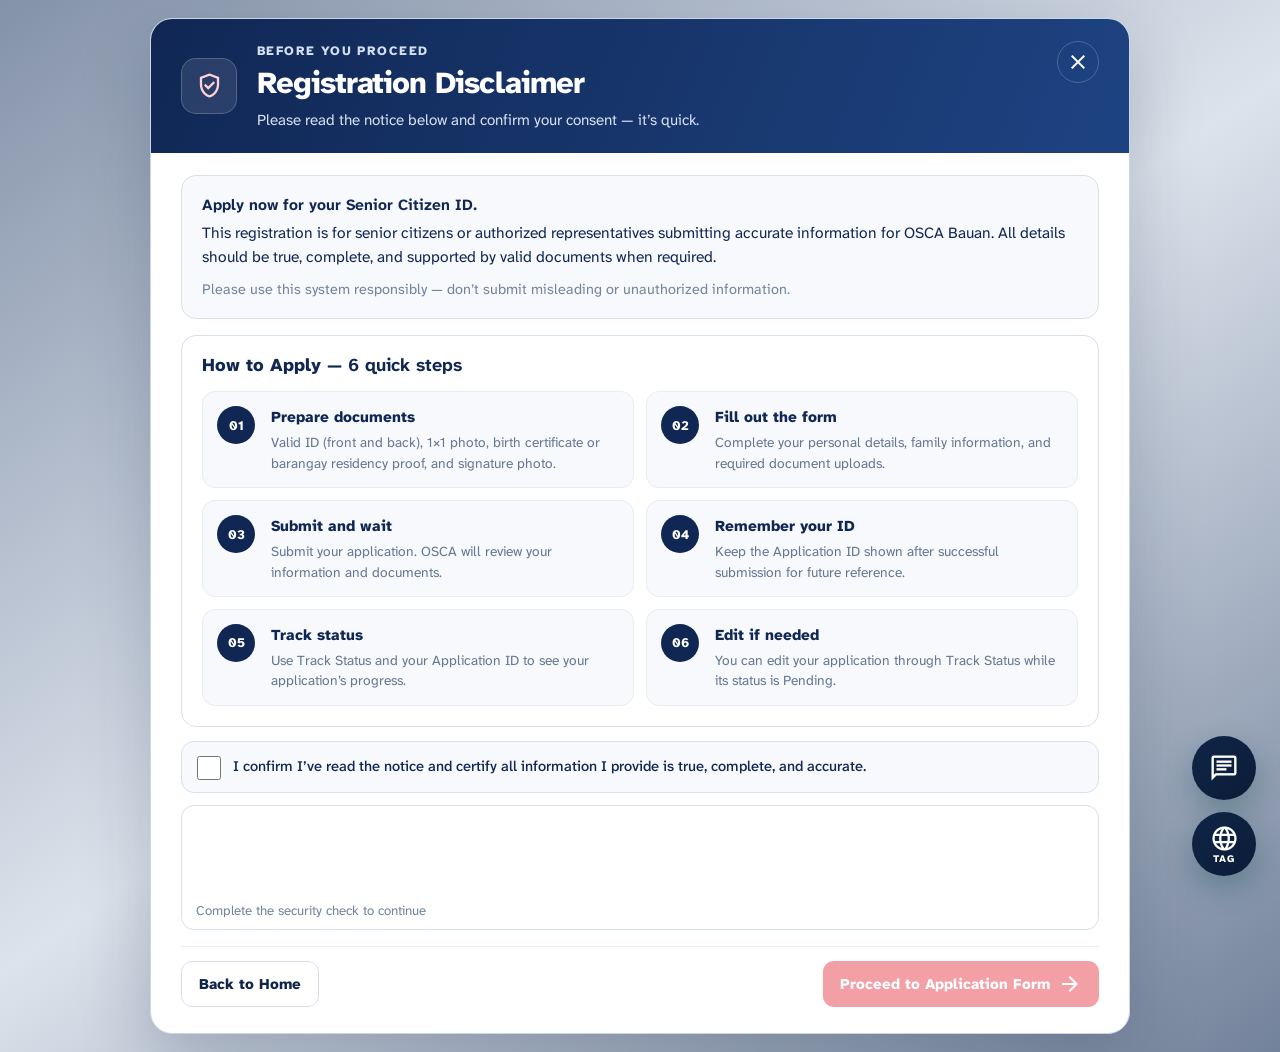
<file: register-disclaimer.html>
<!DOCTYPE html>
<html lang="en">
<head>
    <link rel="icon" type="image/png" href="/favicon.png?v=3">
    <link rel="shortcut icon" type="image/png" href="/favicon.png?v=3">
  <script src="language.js" defer></script>
  <meta charset="utf-8">
  <meta name="viewport" content="width=device-width, initial-scale=1.0, viewport-fit=cover">
  <title>Registration Disclaimer | OSCA Bauan</title>
  <link
    href="https://fonts.googleapis.com/css2?family=Material+Symbols+Outlined:wght,FILL@100..700,0..1&amp;display=swap"
    rel="stylesheet"
  >
  <link rel="stylesheet" href="style.css">
  <script src="https://www.google.com/recaptcha/api.js" async defer></script>
</head>
<body class="registration-page">
  <main class="disclaimer-page">
    <section class="disclaimer-card" aria-labelledby="disclaimer-title">
      <div class="disclaimer-hero">
        <span class="disclaimer-hero-icon material-symbols-outlined" aria-hidden="true">verified_user</span>
        <div class="disclaimer-hero-copy">
          <p class="disclaimer-kicker">BEFORE YOU PROCEED</p>
          <h1 id="disclaimer-title">Registration Disclaimer</h1>
          <p>Please read the notice below and confirm your consent — it’s quick.</p>
        </div>
        <a class="disclaimer-close" href="index.html" aria-label="Close and return home">
          <span class="material-symbols-outlined" aria-hidden="true">close</span>
        </a>
      </div>

      <div class="disclaimer-body">
        <div class="notice-box">
          <p><strong>Apply now for your Senior Citizen ID.</strong></p>
          <p>
            This registration is for senior citizens or authorized representatives submitting accurate information for OSCA Bauan. All details should be true, complete, and supported by valid documents when required.
          </p>
          <p>
            Please use this system responsibly — don’t submit misleading or unauthorized information.
          </p>
        </div>

        <section class="registration-guide" aria-labelledby="guide-title">
          <h2 id="guide-title">How to Apply <span>— 6 quick steps</span></h2>
          <div class="registration-steps">
            <article><span class="step-number">01</span><div><h3>Prepare documents</h3><p>Valid ID (front and back), 1×1 photo, birth certificate or barangay residency proof, and signature photo.</p></div></article>
            <article><span class="step-number">02</span><div><h3>Fill out the form</h3><p>Complete your personal details, family information, and required document uploads.</p></div></article>
            <article><span class="step-number">03</span><div><h3>Submit and wait</h3><p>Submit your application. OSCA will review your information and documents.</p></div></article>
            <article><span class="step-number">04</span><div><h3>Remember your ID</h3><p>Keep the Application ID shown after successful submission for future reference.</p></div></article>
            <article><span class="step-number">05</span><div><h3>Track status</h3><p>Use Track Status and your Application ID to see your application’s progress.</p></div></article>
            <article><span class="step-number">06</span><div><h3>Edit if needed</h3><p>You can edit your application through Track Status while its status is Pending.</p></div></article>
          </div>
        </section>

        <div class="consent-row">
          <input id="consent-checkbox" type="checkbox">
          <label for="consent-checkbox">I confirm I’ve read the notice and certify all information I provide is true, complete, and accurate.</label>
        </div>

        <div class="captcha-panel">
          <div class="g-recaptcha" data-sitekey="6LeDhRUtAAAAAEyAuvyRiP5XSRCLcRaIvF7YmH5f" data-callback="handleRecaptchaSuccess" data-expired-callback="handleRecaptchaExpired"></div>
          <span class="captcha-help">Complete the security check to continue</span>
        </div>
        <p id="disclaimer-error" class="disclaimer-error" hidden></p>

        <div class="action-row">
          <a class="secondary-btn" href="index.html">Back to Home</a>
          <button id="continue-btn" class="primary-btn" type="button" disabled>Proceed to Application Form <span class="material-symbols-outlined" aria-hidden="true">arrow_forward</span></button>
        </div>
      </div>
    </section>
  </main>

  <!-- Gemini Applicant Assistant -->
  <div id="osca-chatbot" class="osca-chatbot">

    <section
      id="chatbot-window"
      class="chatbot-window"
      aria-label="OSCA Virtual Assistant"
      hidden
    >

      <div class="chatbot-header">
        <div class="chatbot-header-info">

          <div class="chatbot-avatar">
            <span class="material-symbols-outlined">
              smart_toy
            </span>
          </div>

          <div>
            <h2>OSCA Virtual Assistant</h2>

            <p>
              <span class="chatbot-status-dot"></span>
              Online
            </p>
          </div>

        </div>

        <button
          id="chatbot-close"
          class="chatbot-icon-button"
          type="button"
          aria-label="Close chatbot"
        >
          <span class="material-symbols-outlined">
            close
          </span>
        </button>
      </div>


      <div
        id="chatbot-messages"
        class="chatbot-messages"
        aria-live="polite"
      >

        <div class="chat-message bot-message">

          <div class="chat-message-avatar">
            <span class="material-symbols-outlined">
              smart_toy
            </span>
          </div>

          <div class="chat-message-content">

            <div class="chat-bubble">
              Hello! I'm the OSCA Virtual Assistant.
              How can I help you today?
            </div>

          </div>

        </div>


        <div
          id="chatbot-suggestions"
          class="chatbot-suggestions"
        >

          <p class="chatbot-suggestions-label">
            Mga maaari mong itanong / You may ask:
          </p>

          <button
            type="button"
            class="chatbot-suggestion"
            data-question="Paano kung wala akong Birth Certificate?"
          >
            <span class="material-symbols-outlined">
              description
            </span>

            Walang Birth Certificate
          </button>


          <button
            type="button"
            class="chatbot-suggestion"
            data-question="Magkano ang bayad sa pagkuha ng Senior Citizen ID?"
          >
            <span class="material-symbols-outlined">
              payments
            </span>

            Bayad sa Senior Citizen ID
          </button>


          <button
            type="button"
            class="chatbot-suggestion"
            data-question="Bakit hindi pa ako napapasama sa Social Pension?"
          >
            <span class="material-symbols-outlined">
              elderly
            </span>

            Social Pension
          </button>


          <button
            type="button"
            class="chatbot-suggestion"
            data-question="Paano makakakuha ng National ID ang isang senior citizen na bedridden?"
          >
            <span class="material-symbols-outlined">
              badge
            </span>

            National ID para sa Bedridden
          </button>

        </div>

      </div>


      <div
        id="chatbot-typing"
        class="chatbot-typing"
        hidden
      >
        <span></span>
        <span></span>
        <span></span>

        <small>
          Assistant is typing...
        </small>
      </div>


      <form
        id="chatbot-form"
        class="chatbot-input-area"
      >

        <textarea
          id="chatbot-input"
          rows="1"
          maxlength="1000"
          placeholder="Type your message..."
          aria-label="Message"
        ></textarea>

        <button
          id="chatbot-send"
          class="chatbot-send-button"
          type="submit"
          aria-label="Send message"
        >
          <span class="material-symbols-outlined">
            send
          </span>
        </button>

      </form>


      <div class="chatbot-disclaimer">
        AI-generated responses may contain errors.
      </div>

    </section>

    <button
      id="chatbot-toggle"
      class="chatbot-toggle"
      type="button"
      aria-label="Open OSCA Virtual Assistant"
      aria-expanded="false"
    >

      <span
        class="material-symbols-outlined chatbot-toggle-chat"
      >
        chat
      </span>

      <span
        class="material-symbols-outlined chatbot-toggle-close"
      >
        close
      </span>

    </button>

  </div>

  <script src="script.js"></script>

</body>
</html>
</file>
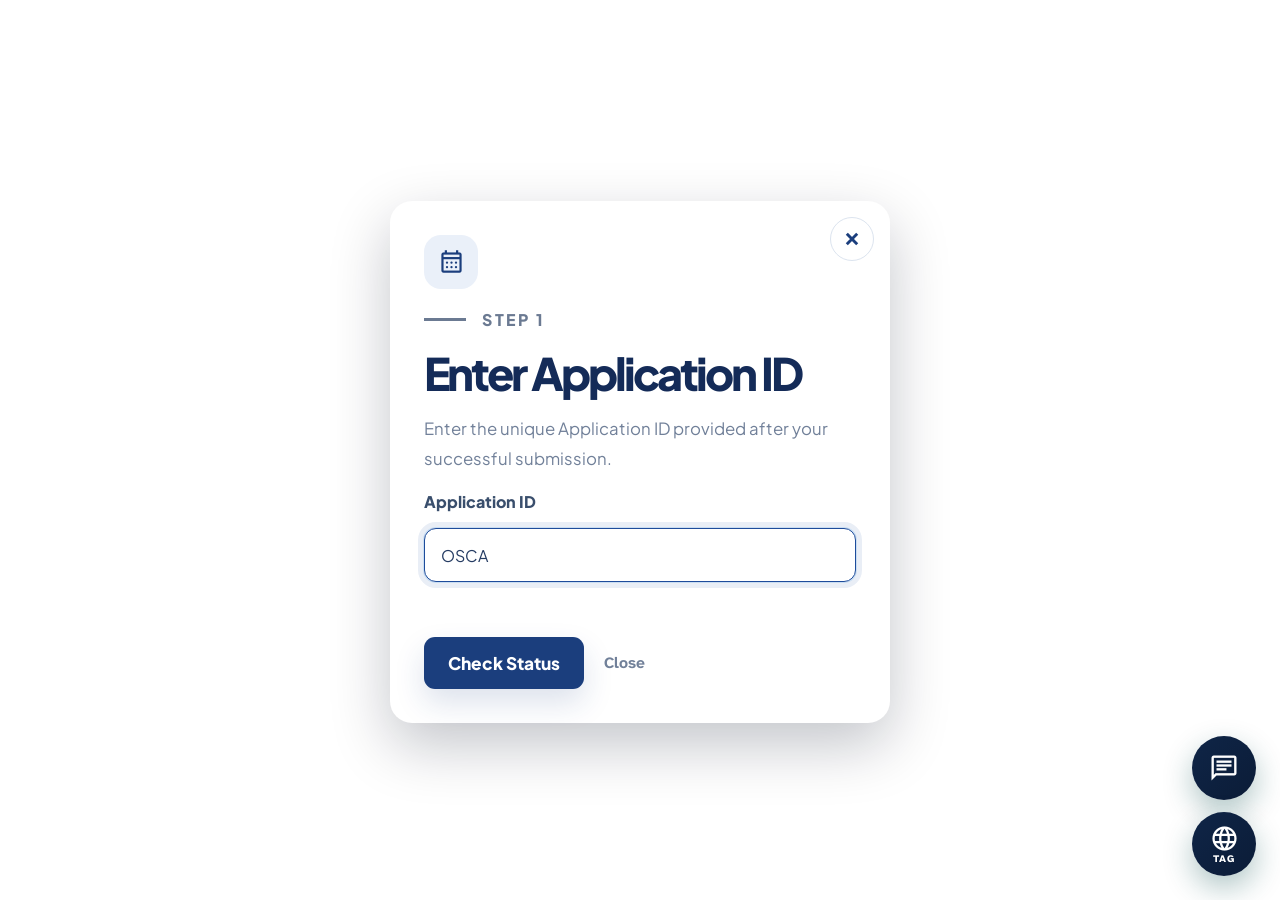
<file: trackstatus.html>
<!DOCTYPE html>
<html lang="en">
<head>
    <link rel="icon" type="image/png" href="/favicon.png?v=3">
    <link rel="shortcut icon" type="image/png" href="/favicon.png?v=3">
  <script src="language.js" defer></script>
  <meta charset="utf-8">
  <meta name="viewport" content="width=device-width, initial-scale=1.0">

  <title>OSCA Bauan | Verify Application Status</title>
  <link
    href="https://fonts.googleapis.com/css2?family=Material+Symbols+Outlined:wght,FILL@100..700,0..1&amp;display=swap"
    rel="stylesheet"
  >
  <link
    href="https://fonts.googleapis.com/css2?family=Plus+Jakarta+Sans:wght@400;500;600;700;800&family=Public+Sans:wght@300;400;500;600;700&display=swap"
    rel="stylesheet"
  >

  <link
    href="https://fonts.googleapis.com/css2?family=Material+Symbols+Outlined:wght,FILL@100..700,0..1&display=swap"
    rel="stylesheet"
  >

  <link rel="stylesheet" href="style.css">
</head>

<body class="verify-page">

  <main class="verify-flow" aria-live="polite">

    <!-- STEP 1: ENTER APPLICATION ID -->
    <section
      id="verify-step-entry"
      class="verify-panel verify-step"
    >
      <button
        type="button"
        id="close-verification-page-entry"
        class="verify-close-button verify-close-inline"
        aria-label="Close tracking page"
      >
        <svg class="verify-close-icon" viewBox="0 0 24 24" aria-hidden="true" focusable="false">
          <path d="M7 7l10 10M17 7 7 17"></path>
        </svg>
      </button>

      <span class="verify-entry-icon material-symbols-outlined" aria-hidden="true">calendar_month</span>

      <p class="verify-eyebrow">Step 1</p>

      <h1 class="verify-step-title">
        Enter Application ID
      </h1>

      <p class="verify-copy">
        Enter the unique Application ID provided after your successful submission.
      </p>

      <form
        id="verify-id-form"
        class="verify-form"
      >
        <label
          class="verify-field-label"
          for="application-id-input"
        >
          Application ID
        </label>

        <input
          id="application-id-input"
          type="text"
          value="OSCA"
          placeholder="Enter the remaining ID"
          autocomplete="off"
          spellcheck="false"
          autocapitalize="characters"
          aria-label="Application ID"
        >

        <p
          id="application-id-error"
          class="verify-error"
          role="alert"
          aria-live="polite"
        ></p>

        <div class="verify-actions">
          <button
            type="submit"
            class="verify-primary-button"
          >
            Check Status
          </button>

          <button
            type="button"
            id="close-verification-page-entry-secondary"
            class="modal-btn modal-btn-secondary"
          >
            Close
          </button>
        </div>
      </form>
    </section>


    <!-- STEP 2: APPLICATION STATUS -->
    <section
      id="verify-step-status"
      class="verify-panel verify-step"
      hidden
    >
      <button
        type="button"
        id="close-verification-page-status"
        class="verify-close-button verify-close-inline"
        aria-label="Close tracking page"
      >
        <svg class="verify-close-icon" viewBox="0 0 24 24" aria-hidden="true" focusable="false">
          <path d="M7 7l10 10M17 7 7 17"></path>
        </svg>
      </button>

      <div class="tracking-summary">
        <div class="tracking-summary-copy">
          <p class="verify-eyebrow">APPLICATION ID</p>
          <div class="tracking-id-line">
            <strong id="verified-application-id"></strong>
            <span class="material-symbols-outlined" aria-hidden="true">badge</span>
          </div>
          <p class="tracking-applicant"><span>Applicant</span><strong id="verified-applicant-name"></strong></p>
        </div>
        <span class="tracking-current-badge" id="tracking-current-badge">IN REVIEW</span>
      </div>

      <h2 class="tracking-timeline-heading">Application progress</h2>

      <div class="tracking-progress-summary" id="tracking-progress-summary">
        <div class="tracking-progress-label">
          <span>Progress</span>
          <strong id="tracking-progress-step">Step 1 of 5</strong>
        </div>
        <div
          class="tracking-progress-track"
          id="tracking-progress-bar"
          role="progressbar"
          aria-label="Application progress"
          aria-valuemin="0"
          aria-valuemax="100"
          aria-valuenow="0"
          aria-valuetext="Step 1 of 5"
        >
          <span id="tracking-progress-fill"></span>
        </div>
      </div>

      <div
        id="verify-status-list"
        class="verify-status-list"
        aria-label="Application status timeline"
      >

        <div class="verify-status-item" data-status="pending"><span class="tracking-step-icon material-symbols-outlined" aria-hidden="true">description</span><span class="tracking-step-copy"><strong>Received</strong><small>We got your online details</small><span class="tracking-next-label" hidden>Next step</span><em>Done</em></span><span class="tracking-step-check material-symbols-outlined" aria-hidden="true">check</span></div>

        <div class="verify-status-item" data-status="under review"><span class="tracking-step-icon material-symbols-outlined" aria-hidden="true">verified_user</span><span class="tracking-step-copy"><strong>Under Review</strong><small>Staff checks your documents</small><span class="tracking-next-label" hidden>Next step</span><em>Done</em></span><span class="tracking-step-check material-symbols-outlined" aria-hidden="true">check</span></div>

        <div class="verify-status-item" data-status="in process"><span class="tracking-step-icon material-symbols-outlined" aria-hidden="true">layers</span><span class="tracking-step-copy"><strong>In Process</strong><small>Your ID is being prepared</small><span class="tracking-next-label" hidden>Next step</span><em>Done</em></span><span class="tracking-step-check material-symbols-outlined" aria-hidden="true">check</span></div>

        <div class="verify-status-item" data-status="ready for release"><span class="tracking-step-icon material-symbols-outlined" aria-hidden="true">location_on</span><span class="tracking-step-copy"><strong>Ready for Release</strong><small>Ready for pickup at OSCA</small><span class="tracking-next-label" hidden>Next step</span><em>Done</em></span><span class="tracking-step-check material-symbols-outlined" aria-hidden="true">check</span></div>

        <div class="verify-status-item" data-status="completed"><span class="tracking-step-icon material-symbols-outlined" aria-hidden="true">check</span><span class="tracking-step-copy"><strong>Completed</strong><small>Your ID has been released</small><span class="tracking-next-label" hidden>Next step</span><em>Current status</em></span><span class="tracking-step-check material-symbols-outlined" aria-hidden="true">check</span></div>

        <div class="verify-status-item" data-status="rejected"><span class="tracking-step-icon material-symbols-outlined" aria-hidden="true">cancel</span><span class="tracking-step-copy"><strong>Rejected</strong><small>Please contact OSCA for next steps</small><em>Current status</em></span><span class="tracking-step-check material-symbols-outlined" aria-hidden="true">priority_high</span></div>

      </div>

      <p
        id="verification-note"
        class="verify-result-note"
      ></p>

      <aside class="tracking-help" id="tracking-help" aria-live="polite" hidden>
        <span class="material-symbols-outlined tracking-help-icon" aria-hidden="true">support_agent</span>
        <div class="tracking-help-copy">
          <strong id="tracking-help-heading"></strong>
          <p id="tracking-help-message"></p>
          <div class="tracking-help-links" aria-label="Contact OSCA Bauan">
            <a href="tel:+63432332723">432-332-723</a>
            <a href="tel:+639295517826">+63 929 551 7826</a>
            <a href="mailto:oscabauan@gmail.com">oscabauan@gmail.com</a>
          </div>
        </div>
      </aside>

      <div class="verify-actions">

        <!-- Visible only when the application status is Pending -->
        <button
          type="button"
          id="edit-application-step2"
          class="verify-primary-button"
          hidden
        >
          Edit Application
        </button>

        <!-- Visible only when the application status is Completed -->
        <button
          type="button"
          id="request-id-button"
          class="verify-primary-button"
          hidden
        >
          Request for ID
        </button>

        <button
          type="button"
          id="close-verification-page-status-secondary"
          class="modal-btn modal-btn-secondary"
        >
          Close Tracking Page
        </button>

      </div>
    </section>


    <!-- STEP 3: REQUEST FOR ID -->
    <section
      id="verify-request-id-modal"
      class="verify-panel verify-step"
      hidden
    >
      <button
        type="button"
        id="close-request-id-modal"
        class="verify-close-button verify-close-inline"
        aria-label="Close request form"
      >
        <svg class="verify-close-icon" viewBox="0 0 24 24" aria-hidden="true" focusable="false">
          <path d="M7 7l10 10M17 7 7 17"></path>
        </svg>
      </button>

      <p class="verify-eyebrow">Step 3</p>

      <h2 class="verify-step-title">
        Request for ID
      </h2>

      <p class="verify-copy">
        Please select the reason for your ID request.
      </p>

      <form
        id="request-id-form"
        class="verify-form"
      >
        <label
          class="verify-field-label"
          for="request-reason-select"
        >
          Reason for Request
        </label>

        <select
          id="request-reason-select"
          class="verify-select"
          required
        >
          <option value="">Select a reason</option>
          <option value="lost">Lost</option>
          <option value="damage">Damage</option>
          <option value="change">Change Address</option>
          <option value="other">Other</option>
        </select>

        <p
          id="request-reason-error"
          class="verify-error"
          role="alert"
          aria-live="polite"
        ></p>

        <div
          id="other-reason-wrapper"
          class="verify-field-wrapper"
          style="display: none;"
        >
          <label
            class="verify-field-label"
            for="other-reason-input"
          >
            Please specify
          </label>

          <input
            id="other-reason-input"
            type="text"
            placeholder="Describe your reason"
            autocomplete="off"
            spellcheck="false"
          >
        </div>

        <div class="verify-actions">

          <!-- Visible only when the application status is Completed -->
          <button
            type="button"
            id="edit-application-step3"
            class="verify-primary-button"
            hidden
          >
            Edit Application
          </button>

          <button
            type="submit"
            class="verify-primary-button"
          >
            Submit Request
          </button>

          <button
            type="button"
            id="cancel-request-id"
            class="modal-btn modal-btn-secondary"
          >
            Cancel
          </button>

        </div>
      </form>
    </section>

  </main>


  <!-- SUCCESS NOTIFICATION -->
  <div
    id="success-notification-overlay"
    class="notification-overlay"
    hidden
  ></div>

  <div
    id="success-notification"
    class="success-notification"
    hidden
  >
    <div class="notification-icon">
      <span class="material-symbols-outlined">
        check_circle
      </span>
    </div>

    <h3 class="notification-title">
      Request Submitted Successfully
    </h3>

    <p
      id="notification-message"
      class="notification-message"
    ></p>

    <button
      type="button"
      id="notification-close-button"
      class="notification-button"
    >
      Close
    </button>
  </div>

  <!-- Gemini Applicant Assistant -->
  <div id="osca-chatbot" class="osca-chatbot">

    <section
      id="chatbot-window"
      class="chatbot-window"
      aria-label="OSCA Virtual Assistant"
      hidden
    >

      <div class="chatbot-header">
        <div class="chatbot-header-info">

          <div class="chatbot-avatar">
            <span class="material-symbols-outlined">
              smart_toy
            </span>
          </div>

          <div>
            <h2>OSCA Virtual Assistant</h2>

            <p>
              <span class="chatbot-status-dot"></span>
              Online
            </p>
          </div>

        </div>

        <button
          id="chatbot-close"
          class="chatbot-icon-button"
          type="button"
          aria-label="Close chatbot"
        >
          <span class="material-symbols-outlined">
            close
          </span>
        </button>
      </div>


      <div
        id="chatbot-messages"
        class="chatbot-messages"
        aria-live="polite"
      >

        <div class="chat-message bot-message">

          <div class="chat-message-avatar">
            <span class="material-symbols-outlined">
              smart_toy
            </span>
          </div>

          <div class="chat-message-content">

            <div class="chat-bubble">
              Hello! I'm the OSCA Virtual Assistant.
              How can I help you today?
            </div>

          </div>

        </div>


        <div
          id="chatbot-suggestions"
          class="chatbot-suggestions"
        >

          <p class="chatbot-suggestions-label">
            Mga maaari mong itanong / You may ask:
          </p>

          <button
            type="button"
            class="chatbot-suggestion"
            data-question="Paano kung wala akong Birth Certificate?"
          >
            <span class="material-symbols-outlined">
              description
            </span>

            Walang Birth Certificate
          </button>


          <button
            type="button"
            class="chatbot-suggestion"
            data-question="Magkano ang bayad sa pagkuha ng Senior Citizen ID?"
          >
            <span class="material-symbols-outlined">
              payments
            </span>

            Bayad sa Senior Citizen ID
          </button>


          <button
            type="button"
            class="chatbot-suggestion"
            data-question="Bakit hindi pa ako napapasama sa Social Pension?"
          >
            <span class="material-symbols-outlined">
              elderly
            </span>

            Social Pension
          </button>


          <button
            type="button"
            class="chatbot-suggestion"
            data-question="Paano makakakuha ng National ID ang isang senior citizen na bedridden?"
          >
            <span class="material-symbols-outlined">
              badge
            </span>

            National ID para sa Bedridden
          </button>

        </div>

      </div>


      <div
        id="chatbot-typing"
        class="chatbot-typing"
        hidden
      >
        <span></span>
        <span></span>
        <span></span>

        <small>
          Assistant is typing...
        </small>
      </div>


      <form
        id="chatbot-form"
        class="chatbot-input-area"
      >

        <textarea
          id="chatbot-input"
          rows="1"
          maxlength="1000"
          placeholder="Type your message..."
          aria-label="Message"
        ></textarea>

        <button
          id="chatbot-send"
          class="chatbot-send-button"
          type="submit"
          aria-label="Send message"
        >
          <span class="material-symbols-outlined">
            send
          </span>
        </button>

      </form>


      <div class="chatbot-disclaimer">
        AI-generated responses may contain errors.
      </div>

    </section>


    <button
      id="chatbot-toggle"
      class="chatbot-toggle"
      type="button"
      aria-label="Open OSCA Virtual Assistant"
      aria-expanded="false"
    >

      <span
        class="material-symbols-outlined chatbot-toggle-chat"
      >
        chat
      </span>

      <span
        class="material-symbols-outlined chatbot-toggle-close"
      >
        close
      </span>

    </button>

  </div>

  <script src="script.js"></script>

</body>
</html>
</file>
<file: style.css>
@import url("https://fonts.googleapis.com/css2?family=Atkinson+Hyperlegible+Next:wght@400;500;700;800&display=swap");

:root {
  --bg-main: #f2f6f9;
  --bg-wash: #d8e6ef;
  --card: #ffffff;
  --card-soft: #f8fbfd;
  --line: #b8cad6;
  --line-strong: #7f9fb2;
  --text: #0f2333;
  --muted: #385364;
  --heading: #072338;
  --brand: #0d6e6e;
  --brand-dark: #094f4f;
  --brand-soft: #d8f1f1;
  --accent: #f2b441;
  --danger: #b62323;
  --focus: #0a66c2;
  --shadow: 0 10px 34px rgba(7, 28, 43, 0.12);
  --radius-lg: 18px;
  --radius-md: 12px;
  --radius-sm: 9px;
}

* {
  box-sizing: border-box;
}

html {
  scroll-behavior: smooth;
}

body {
  margin: 0;
  min-height: 100dvh;
  font-family: "Atkinson Hyperlegible Next", "Segoe UI", Tahoma, Verdana, sans-serif;
  color: var(--text);
  background:
    radial-gradient(circle at 8% 0%, rgba(255, 255, 255, 0.85) 0 15%, transparent 38%),
    radial-gradient(circle at 96% 24%, rgba(13, 110, 110, 0.16) 0 12%, transparent 36%),
    linear-gradient(175deg, var(--bg-main) 0%, var(--bg-wash) 100%);
}

.page-frame {
  --page-pad: clamp(18px, 3vw, 34px);
  width: min(100%, 1024px);
  margin: clamp(20px, 3vw, 44px) auto;
  padding: var(--page-pad);
  background: #ffffff;
  border: 1px solid rgba(0, 0, 0, 0.08);
  border-radius: clamp(18px, 2vw, 30px);
  box-shadow: 0 22px 50px rgba(15, 23, 42, 0.08);
  overflow: visible;
}

.form-header {
  margin: 0 auto clamp(18px, 3vw, 28px);
  width: 100%;
  max-width: 100%;
  padding: 0;
  border: none;
  border-radius: var(--radius-lg);
  overflow: visible;
  background: transparent;
}

.page-header-top {
  text-align: center;
  margin-bottom: 14px;
}

.gov-prefix {
  margin: 0;
  font-size: 0.92rem;
  color: var(--muted);
  letter-spacing: 0.08em;
  text-transform: uppercase;
}

.gov-title {
  margin: 6px auto 0;
  font-size: clamp(1.15rem, 2.4vw, 1.85rem);
  color: #19477b;
  letter-spacing: 0.04em;
  line-height: 1.1;
}

.form-wrapper {
  width: min(100%, 1024px);
  margin: clamp(16px, 3vw, 32px) auto clamp(24px, 4vw, 40px);
  padding: clamp(8px, 2vw, 16px);
  background: var(--card);
  border: 1px solid rgba(127, 159, 178, 0.38);
  border-radius: clamp(0px, 2vw, 24px);
  box-shadow: var(--shadow);
}

.application-info {
  margin-top: 18px;
}

.application-info h2 {
  margin: 0 0 10px;
  color: #c41f1f;
  font-size: clamp(1.07rem, 2.2vw, 1.45rem);
  text-align: center;
}

.application-info p {
  margin: 0 0 10px;
  color: var(--text);
  font-size: clamp(0.95rem, 1.9vw, 1rem);
  line-height: 1.6;
  text-align: center;
}

.required-note {
  margin: 0;
  color: #c41f1f;
  font-weight: 700;
}

.header-text {
  text-align: center;
  padding: 0;
  background: transparent;
  border-bottom: none;
}

.header-text p {
  margin: 0;
  text-transform: uppercase;
  line-height: 1.18;
  letter-spacing: 0.01em;
  color: var(--heading);
  font-weight: 800;
  font-size: clamp(1.06rem, 1.65vw, 1.5rem);
}

.header-bottom {
  position: relative;
  display: flex;
  justify-content: center;
  align-items: center;
  min-height: 38px;
  padding: 3px 24px 3px 150px;
  border-radius: 0;
  background: linear-gradient(120deg, #0d6e6e 0%, #0b8e7f 100%);
  overflow: visible;
  box-sizing: border-box;
  width: calc(100% + 2 * var(--page-pad));
  margin: 20px calc(-1 * var(--page-pad)) 0;
}

.header-bottom::before {
  content: "";
  position: absolute;
  left: 0;
  top: 0;
  width: 96px;
  height: 100%;
  background: rgba(255, 255, 255, 0.08);
  border-top-right-radius: 0;
  border-bottom-right-radius: 0;
  z-index: 1;
}

.logo-box {
  position: absolute;
  left: calc(var(--page-pad) + clamp(8px, 2vw, 16px));
  top: 50%;
  transform: translateY(-50%);
  width: clamp(48px, 8vw, 86px);
  height: clamp(48px, 8vw, 86px);
  padding: clamp(6px, 1vw, 8px);
  border: 3px solid rgba(255, 255, 255, 0.95);
  border-radius: 18px;
  background: #ffffff;
  display: grid;
  place-items: center;
  overflow: visible;
  box-shadow: 0 10px 24px rgba(0, 0, 0, 0.18);
  z-index: 3;
}

.logo-box img {
  width: auto;
  height: auto;
  max-width: 100%;
  max-height: 100%;
  display: block;
  object-fit: contain;
  object-position: center;
}

.title-bar {
  position: relative;
  z-index: 2;
  color: #f6fbff;
  text-transform: uppercase;
  font-weight: 800;
  letter-spacing: 0.01em;
  line-height: 1.2;
  font-size: clamp(1rem, 2.2vw, 1.62rem);
}

.section-block {
  margin-top: clamp(12px, 2.2vw, 20px);
  padding: clamp(10px, 2vw, 18px);
  border: 1px solid rgba(127, 159, 178, 0.4);
  border-radius: var(--radius-lg);
  background: linear-gradient(180deg, var(--card) 0%, var(--card-soft) 100%);
}

.section-block h2 {
  margin: 0 0 12px;
  padding: 12px 14px;
  border-radius: var(--radius-md);
  background: linear-gradient(100deg, #d8f1f1 0%, #cfe5f3 100%);
  color: var(--heading);
  font-size: clamp(1.15rem, 2.1vw, 1.56rem);
  font-weight: 800;
  border: 1px solid rgba(99, 148, 173, 0.45);
}

.row {
  display: grid;
  gap: 14px;
  margin-bottom: 14px;
}

@media (max-width: 640px) {
  .page-frame {
    margin: clamp(16px, 4vw, 20px) auto;
    padding: clamp(16px, 4vw, 20px);
  }

  .page-header-card {
    padding: 0;
  }

  .form-header {
    max-width: 100%;
    margin-top: 12px;
  }

  .header-bottom {
    min-height: 52px;
    padding: 6px 16px 6px 104px;
    box-sizing: border-box;
    width: calc(100% + 2 * var(--page-pad));
    margin: clamp(24px, 4vw, 32px) calc(-1 * var(--page-pad)) 0;
    justify-content: center;
  }

  .header-bottom::before {
    width: 86px;
  }

  .logo-box {
    left: calc(var(--page-pad) + 8px);
    width: clamp(58px, 14vw, 68px);
    height: clamp(58px, 14vw, 68px);
    padding: 6px;
  }

  .title-bar {
    font-size: clamp(1rem, 4.3vw, 1.1rem);
    padding-left: clamp(14px, 3vw, 24px);
    line-height: 1.35;
  }

  .header-text p {
    font-size: clamp(1rem, 3vw, 1.35rem);
  }
}

.row.one,
.row.two,
.row.three,
.row.four,
.row.five,
.row.two-thirds {
  grid-template-columns: 1fr;
}

.field {
  display: flex;
  flex-direction: column;
  min-width: 0;
}

label,
.group-label,
.problem-title,
.consent-title,
.checkbox-row {
  color: var(--heading);
}

label {
  margin-bottom: 6px;
  font-weight: 700;
  font-size: clamp(1rem, 1.45vw, 1.15rem);
}

.ghost-label {
  color: transparent;
  user-select: none;
}

small {
  margin-top: 4px;
  color: var(--muted);
  font-size: clamp(0.92rem, 1.2vw, 1rem);
  line-height: 1.35;
}

input,
select,
textarea,
button {
  font: inherit;
}

input,
select,
textarea {
  width: 100%;
  min-height: 52px;
  padding: 12px 13px;
  border-radius: var(--radius-sm);
  border: 2px solid var(--line);
  background: #ffffff;
  color: var(--text);
  font-size: clamp(1rem, 1.5vw, 1.12rem);
  line-height: 1.3;
  transition: border-color 0.2s ease, box-shadow 0.2s ease, background-color 0.2s ease;
}

input::placeholder,
textarea::placeholder {
  color: #6f8798;
}

input:hover,
select:hover,
textarea:hover {
  border-color: var(--line-strong);
}
input.field-invalid,
select.field-invalid,
textarea.field-invalid {
  border-color: var(--danger);
  background: #fff6f6;
  box-shadow: 0 0 0 3px rgba(182, 35, 35, 0.14);
}

input:focus-visible,
select:focus-visible,
textarea:focus-visible,
button:focus-visible,
.upload-box:focus-visible,
.upload-input:focus + .upload-box {
  outline: 3px solid color-mix(in srgb, var(--focus), white 64%);
  outline-offset: 1px;
  border-color: var(--focus);
  box-shadow: 0 0 0 4px rgba(10, 102, 194, 0.22);
}

input:disabled {
  color: #5f7381;
  background: #f1f4f6;
}

input[type="checkbox"] {
  width: 24px;
  height: 24px;
  min-width: 24px;
  max-width: 24px;
  min-height: 24px;
  max-height: 24px;
  flex: 0 0 24px;
  accent-color: var(--brand);
  margin-top: 0.12rem;
}

input[type="number"] {
  appearance: textfield;
}

input[type="number"]::-webkit-outer-spin-button,
input[type="number"]::-webkit-inner-spin-button {
  -webkit-appearance: none;
  margin: 0;
}

textarea {
  resize: vertical;
  min-height: 120px;
}

select[multiple] {
  min-height: 150px;
}

.table-wrap {
  overflow-x: auto;
  border: 2px solid var(--line);
  border-radius: var(--radius-md);
  background: #ffffff;
}

table {
  width: 100%;
  min-width: 700px;
  border-collapse: collapse;
}

th,
td {
  border: 1px solid #cedbe4;
  padding: 10px;
  font-size: clamp(0.95rem, 1.2vw, 1.03rem);
  vertical-align: top;
}

th {
  background: #e6f0f7;
  color: #153246;
  font-weight: 800;
  text-transform: uppercase;
  letter-spacing: 0.01em;
}

td input,
td select {
  min-height: 42px;
  padding: 8px 10px;
}

.family-action-cell {
  text-align: center;
  vertical-align: middle;
  width: 86px;
}

.family-delete-btn {
  width: 42px;
  height: 42px;
  min-width: 42px;
  min-height: 42px;
  border: 2px solid #8e2222;
  border-radius: 10px;
  background: #fff5f5;
  color: #8e2222;
  font-size: 1.05rem;
  font-weight: 800;
  line-height: 1;
  cursor: pointer;
}

.family-delete-btn:hover {
  background: #ffe8e8;
}

.family-delete-btn:focus-visible {
  outline: 3px solid color-mix(in srgb, #8e2222, white 62%);
  outline-offset: 2px;
}

.table-controls {
  margin-top: 12px;
}

.table-btn,
.btn {
  border: 2px solid var(--brand-dark);
  border-radius: 10px;
  background: var(--brand-soft);
  color: #062b2b;
  font-weight: 700;
  font-size: clamp(0.98rem, 1.2vw, 1.05rem);
  min-height: 50px;
  padding: 10px 16px;
  cursor: pointer;
  transition: transform 0.13s ease, filter 0.18s ease, box-shadow 0.18s ease;
}

/* Disabled state styling for buttons */
.btn:disabled,
.btn[disabled] {
  opacity: 0.52;
  cursor: not-allowed;
  transform: none !important;
  box-shadow: none !important;
  filter: grayscale(0.04) brightness(0.94);
}

.btn:disabled:hover,
.btn[disabled]:hover {
  transform: none;
  box-shadow: none;
}

.table-btn:hover,
.btn:hover {
  filter: brightness(0.98);
  transform: translateY(-1px);
  box-shadow: 0 4px 14px rgba(7, 53, 53, 0.15);
}

.btn.submit {
  background: linear-gradient(115deg, #0b8e7f 0%, #0d6e6e 100%);
  color: #ffffff;
  border-color: #075858;
}

.btn.cancel {
  background: #ffffff;
  color: #113042;
  border-color: #7b9aad;
}

.problem-title,
.consent-title {
  margin: 0 0 10px;
  font-weight: 800;
  font-size: clamp(1.02rem, 1.5vw, 1.2rem);
}

.group-label {
  margin: 0 0 8px;
  font-weight: 800;
  font-size: clamp(0.98rem, 1.45vw, 1.1rem);
}

.checkbox-group {
  border: 1px solid #c4d4df;
  border-radius: var(--radius-md);
  background: #f8fbfd;
  padding: 12px;
}

.checkbox-options {
  display: grid;
  grid-template-columns: 1fr;
  gap: 10px 16px;
}

.check-option {
  display: flex;
  align-items: flex-start;
  gap: 10px;
  margin: 0;
  line-height: 1.45;
  font-size: clamp(0.98rem, 1.35vw, 1.08rem);
}

.specify-input {
  margin-top: 8px;
}

.upload-list {
  display: grid;
  gap: 14px;
}

.upload-item {
  display: flex;
  flex-direction: column;
  gap: 12px;
  align-items: stretch;
  border: 1px solid #c8d9e5;
  border-radius: var(--radius-md);
  background: #ffffff;
  padding: 12px;
}

.upload-item > div:last-child {
  order: -1;
}

.upload-control {
  width: 100%;
}

.upload-input {
  position: absolute;
  width: 1px;
  height: 1px;
  margin: -1px;
  padding: 0;
  overflow: hidden;
  clip: rect(0 0 0 0);
  border: 0;
}

.upload-box {
  min-height: 112px;
  border: 2px dashed #84a9be;
  border-radius: var(--radius-sm);
  background: #f6fbff;
  display: flex;
  flex-direction: column;
  justify-content: center;
  align-items: center;
  gap: 8px;
  padding: 10px;
  text-align: center;
  color: #325266;
  cursor: pointer;
  transition: background-color 0.2s ease, border-color 0.2s ease;
}

.upload-box:hover {
  background: #eef6fc;
  border-color: #618ca4;
}

.upload-label {
  font-weight: 700;
}

.upload-file-name {
  margin: 0;
  color: var(--muted);
  font-size: clamp(0.88rem, 1.1vw, 0.95rem);
  word-break: break-word;
}

/* When a file is selected, hide the 'Upload ...' label and show filename prominently */
.upload-box.has-file {
  align-items: center;
}

.upload-box.has-file .upload-label {
  display: none;
}

.upload-box.has-file .upload-file-name {
  display: block;
  font-weight: 800;
  color: var(--heading);
  font-size: clamp(0.95rem, 1.6vw, 1.05rem);
}

.scan-face-btn {
  width: 100%;
  font-family: inherit;
}

/* =====================================================
   FACE VERIFICATION CAMERA
   ===================================================== */

html.camera-open,
body.camera-open {
  overflow: hidden;
  height: 100%;
}

/* Hide the chatbot while face verification is open. */
body.camera-open #osca-chatbot,
body.camera-open .chatbot,
body.camera-open .chatbot-container,
body.camera-open .chatbot-toggle,
body.camera-open .chatbot-button {
  display: none !important;
}

.camera-modal {
  position: fixed;
  inset: 0;
  z-index: 10000;
  display: flex;
  align-items: center;
  justify-content: center;
  padding: 20px;
  overflow: hidden;
  background: rgba(8, 24, 34, 0.88);
  backdrop-filter: blur(6px);
}

.camera-modal[hidden] {
  display: none !important;
}

.camera-dialog {
  position: relative;
  width: min(460px, 92vw);
  height: min(700px, 82vh);
  max-height: 90dvh;
  overflow: hidden;
  border-radius: 20px;
  background: #000000;
  box-shadow: 0 24px 60px rgba(0, 0, 0, 0.45);
}

#face-camera-video,
#face-camera-canvas {
  position: absolute;
  inset: 0;
  width: 100%;
  height: 100%;
  max-height: none;
  display: block;
  object-fit: cover;
  background: #000000;
}

#face-camera-video[hidden],
#face-camera-canvas[hidden] {
  display: none !important;
}

.camera-dialog-head {
  position: absolute;
  top: 18px;
  left: 18px;
  right: 18px;
  z-index: 20;
  display: flex;
  align-items: center;
  justify-content: space-between;
  gap: 15px;
  padding: 15px 17px;
  border-radius: 14px;
  background: rgba(255, 255, 255, 0.94);
  box-shadow: 0 8px 24px rgba(0, 0, 0, 0.18);
  backdrop-filter: blur(8px);
}

.camera-dialog-head h3 {
  margin: 0 0 4px;
  color: #102a3a;
  font-size: 19px;
  font-weight: 700;
}

.camera-status {
  display: block;
  margin: 0;
  color: #64748b;
  font-size: 13px;
  line-height: 1.4;
}

.camera-close {
  flex: 0 0 40px;
  width: 40px;
  height: 40px;
  padding: 0;
  border: none;
  border-radius: 50%;
  display: grid;
  place-items: center;
  background: #eef2f3;
  color: #334155;
  font-size: 24px;
  line-height: 1;
  cursor: pointer;
  transition: background-color 0.18s ease, transform 0.18s ease;
}

.camera-close:hover {
  background: #dde5e7;
  transform: translateY(-1px);
}

.face-camera-actions {
  position: absolute;
  left: 18px;
  right: 18px;
  bottom: 18px;
  z-index: 20;
  display: flex;
  gap: 10px;
  padding: 0;
  background: transparent;
}

.face-camera-actions button {
  flex: 1;
  min-height: 52px;
  padding: 12px 18px;
  border-radius: 12px;
  font-size: 16px;
  font-weight: 700;
  cursor: pointer;
  box-shadow: 0 8px 25px rgba(0, 0, 0, 0.22);
}

#capture-face-button,
#retake-face-button {
  border: 1px solid #0b8f87;
  background: #0b8f87;
  color: #ffffff;
}

#capture-face-button:hover,
#retake-face-button:hover {
  background: #087970;
}

#capture-face-button[hidden],
#retake-face-button[hidden] {
  display: none !important;
}

.face-verification-result {
  position: absolute;
  left: 18px;
  right: 18px;
  bottom: 84px;
  z-index: 20;
  margin: 0;
  padding: 10px 14px;
  border-radius: 10px;
  background: rgba(255, 255, 255, 0.94);
  color: #087970;
  font-size: 14px;
  font-weight: 600;
  text-align: center;
  box-shadow: 0 6px 20px rgba(0, 0, 0, 0.18);
}

.face-verification-result[hidden] {
  display: none !important;
}

.face-verification-result.verification-success {
  border: 1px solid #a7f3d0;
  background: rgba(236, 253, 245, 0.96);
  color: #047857;
}

.face-verification-result.verification-error {
  border: 1px solid #fecaca;
  background: rgba(254, 242, 242, 0.96);
  color: #b91c1c;
}

.face-verification-result.verification-loading {
  border: 1px solid #bfdbfe;
  background: rgba(239, 246, 255, 0.96);
  color: #1d4ed8;
}

@media (max-width: 600px) {
  .camera-modal {
    padding: 0;
    background: #000000;
  }

  .camera-dialog {
    width: 100%;
    height: 100dvh;
    max-height: none;
    border-radius: 0;
  }

  .camera-dialog-head {
    top: max(16px, env(safe-area-inset-top));
    left: 14px;
    right: 14px;
    padding: 14px 16px;
  }

  .camera-dialog-head h3 {
    font-size: 18px;
  }

  .camera-status {
    font-size: 12px;
  }

  .camera-close {
    flex-basis: 38px;
    width: 38px;
    height: 38px;
    font-size: 22px;
  }

  .face-camera-actions {
    left: 14px;
    right: 14px;
    bottom: max(18px, env(safe-area-inset-bottom));
  }

  .face-camera-actions button {
    min-height: 54px;
    border-radius: 13px;
  }

  .face-verification-result {
    left: 14px;
    right: 14px;
    bottom: 88px;
  }
}

/* File preview modal */
.file-preview-modal {
  position: fixed;
  inset: 0;
  z-index: 120;
  display: grid;
  place-items: center;
  padding: 18px;
  background: rgba(6, 16, 20, 0.7);
  backdrop-filter: blur(4px);
}

.file-preview-modal[hidden] {
  display: none;
}

.file-preview-dialog {
  width: min(920px, 96vw);
  max-height: 92vh;
  background: #ffffff;
  border-radius: 12px;
  overflow: hidden;
  display: grid;
  grid-template-rows: auto 1fr auto;
}

.file-preview-head {
  display: flex;
  justify-content: space-between;
  align-items: center;
  padding: 14px 18px;
  background: linear-gradient(90deg, #2f4b52, #1f3338);
  color: #fff;
}

.file-preview-body {
  padding: 12px;
  display: grid;
  place-items: center;
}

.file-preview-body img,
.file-preview-body iframe {
  width: 100%;
  height: calc(92vh - 180px);
  border: none;
  border-radius: 8px;
  background: #000;
}

.file-preview-actions {
  padding: 12px 18px;
  display: flex;
  justify-content: flex-end;
  gap: 8px;
}

.upload-actions {
  margin-top: 8px;
  display: flex;
  gap: 8px;
}

.change-btn {
  border: 1px solid rgba(15, 23, 42, 0.08);
  background: #f6f9fb;
  color: #062b2b;
  padding: 8px 10px;
  border-radius: 8px;
  cursor: pointer;
  font-weight: 700;
}

.upload-item h3 {
  margin: 0 0 6px;
  color: #123347;
  font-size: clamp(1rem, 1.5vw, 1.16rem);
}

.upload-item p {
  margin: 0;
  color: #2f4d5f;
  line-height: 1.45;
  font-size: clamp(0.94rem, 1.2vw, 1.02rem);
}

.checkbox-row {
  display: flex;
  align-items: flex-start;
  gap: 10px;
  margin: 8px 0;
  line-height: 1.5;
.form-error {
  margin: 8px 0 4px;
  color: var(--danger);
  font-weight: 700;
  font-size: clamp(0.94rem, 1.15vw, 1.02rem);
}
  font-size: clamp(0.98rem, 1.35vw, 1.08rem);
}

.checkbox-assist {
  margin-top: 14px;
  padding: 10px;
  border-radius: 10px;
  border: 1px solid #c2d4df;
  background: #f7fbfd;
}

.button-row {
  margin-top: 14px;
  display: flex;
  flex-direction: column;
  gap: 10px;
}

.btn {
  width: 100%;
}

@media (max-width: 699px) {
  .page-frame {
    margin: 0;
    padding: 12px;
    border-radius: 0;
  }

  .form-wrapper {
    margin: 0;
    border-radius: 0;
    box-shadow: none;
    padding: 14px;
  }

  .header-bottom {
    min-height: 44px;
    padding: 6px 14px 6px 86px;
    box-sizing: border-box;
    width: calc(100% + 2 * var(--page-pad));
    margin: clamp(18px, 5vw, 30px) calc(-1 * var(--page-pad)) 0;
    justify-content: center;
  }

  .logo-box {
    left: clamp(14px, calc(var(--page-pad) + 10px), 28px);
    width: clamp(46px, 16vw, 66px);
    height: clamp(46px, 16vw, 66px);
    padding: clamp(5px, 1.5vw, 6px);
  }

  .title-bar {
    font-size: clamp(1rem, 4.5vw, 1.05rem);
    line-height: 1.35;
  }

  .header-text p {
    font-size: 1rem;
  }

  .section-block {
    padding: 10px;
  }

  .camera-dialog {
    padding: 12px;
  }

  .camera-dialog-head {
    flex-direction: row;
    align-items: center;
    justify-content: space-between;
  }

  table {
    min-width: 100%;
  }

  .table-wrap {
    overflow-x: auto;
  }

  .table-wrap table {
    min-width: 900px;
    width: auto;
    table-layout: fixed;
  }

  .table-wrap thead {
    display: table-header-group;
  }

  .table-wrap tr {
    display: table-row;
    margin-bottom: 0;
    padding: 0;
    border: none;
    border-radius: 0;
    background: transparent;
  }

  .table-wrap th,
  .table-wrap td {
    min-width: 120px;
    border: 1px solid #cedbe4;
    padding: 10px;
    background: #ffffff;
    white-space: normal;
  }

  .table-wrap td input,
  .table-wrap td select,
  .table-wrap td button {
    width: 100%;
    min-width: 120px;
    box-sizing: border-box;
  }

  .family-action-cell {
    width: auto;
  }

  .family-delete-btn {
    width: 100%;
  }
}

@media (min-width: 700px) {
  .row.two,
  .upload-item {
    grid-template-columns: repeat(2, minmax(0, 1fr));
  }

  .row.two-thirds {
    grid-template-columns: 2fr 1fr;
  }

  .button-row {
    flex-direction: row;
    justify-content: center;
  }

  .btn {
    width: auto;
    min-width: 200px;
  }

  .checkbox-options {
    grid-template-columns: repeat(2, minmax(0, 1fr));
  }
}

@media (min-width: 960px) {
  .header-bottom {
    min-height: 44px;
    padding-left: 118px;
  }

  .logo-box {
    width: 90px;
    height: 90px;
  }

  .row.three {
    grid-template-columns: repeat(3, minmax(0, 1fr));
  }

  .row.four {
    grid-template-columns: repeat(4, minmax(0, 1fr));
  }

  .row.five {
    grid-template-columns: repeat(5, minmax(0, 1fr));
  }
}

/* Custom Confirmation Modal */
.modal-backdrop {
  position: fixed;
  inset: 0;
  background-color: rgba(0, 0, 0, 0.5);
  display: flex;
  align-items: center;
  justify-content: center;
  z-index: 1000;
  padding: 16px;
  animation: modal-fade-in 0.2s ease-out;
}

.modal-backdrop[hidden] {
  display: none;
}

@keyframes modal-fade-in {
  from {
    opacity: 0;
  }
  to {
    opacity: 1;
  }
}

.custom-modal {
  background: white;
  border-radius: 16px;
  box-shadow: 0 20px 60px rgba(0, 0, 0, 0.2);
  max-width: 420px;
  width: 100%;
  animation: modal-slide-in 0.3s cubic-bezier(0.34, 1.56, 0.64, 1);
}

@keyframes modal-slide-in {
  from {
    opacity: 0;
    transform: scale(0.9);
  }
  to {
    opacity: 1;
    transform: scale(1);
  }
}

.modal-content {
  padding: 32px 24px;
  text-align: center;
}

.modal-title {
  margin: 0 0 12px;
  font-size: clamp(1.2rem, 2vw, 1.5rem);
  font-weight: 800;
  color: #0f2333;
  font-family: "Atkinson Hyperlegible Next", "Segoe UI", sans-serif;
}

.modal-message {
  margin: 0 0 28px;
  font-size: clamp(0.95rem, 1.2vw, 1.05rem);
  color: #385364;
  line-height: 1.6;
  font-family: "Atkinson Hyperlegible Next", "Segoe UI", sans-serif;
}

.modal-buttons {
  display: flex;
  gap: 12px;
  flex-direction: column;
}

.modal-btn {
  padding: 12px 20px;
  border: 2px solid transparent;
  border-radius: 10px;
  font-size: clamp(0.98rem, 1.2vw, 1.05rem);
  font-weight: 700;
  font-family: "Atkinson Hyperlegible Next", "Segoe UI", sans-serif;
  cursor: pointer;
  transition: all 0.2s ease;
  min-height: 48px;
  display: flex;
  align-items: center;
  justify-content: center;
}

.modal-btn-danger {
  background: linear-gradient(115deg, #b62323 0%, #8e1a1a 100%);
  color: white;
  border-color: #6b1515;
}

.modal-btn-danger:hover {
  transform: translateY(-2px);
  box-shadow: 0 8px 20px rgba(182, 35, 35, 0.3);
}

.modal-btn-danger:active {
  transform: translateY(0);
}

.modal-btn-secondary {
  background: #f8fbfd;
  color: #0f2333;
  border-color: #b8cad6;
}

.modal-btn-secondary:hover {
  background: #eef5fa;
  border-color: #7f9fb2;
  transform: translateY(-2px);
  box-shadow: 0 4px 12px rgba(15, 35, 51, 0.1);
}

.modal-btn-secondary:active {
  transform: translateY(0);
}

.modal-btn:focus-visible {
  outline: 3px solid color-mix(in srgb, #0a66c2, white 64%);
  outline-offset: 2px;
}

@media (max-width: 480px) {
  .custom-modal {
    max-width: 100%;
  }

  .modal-content {
    padding: 24px 16px;
  }

  .modal-buttons {
    gap: 10px;
  }
}

/* Success Notification Overlay */
.notification-overlay {
  position: fixed;
  inset: 0;
  display: grid;
  place-items: center;
  background: rgba(6, 28, 37, 0.48);
  z-index: 1200;
  padding: 20px;
}

.notification-overlay[hidden] {
  display: none;
}

.notification-card {
  width: min(520px, 96%);
  border-radius: 14px;
  background: linear-gradient(180deg, #ffffff 0%, #f6fffa 100%);
  border: 1px solid rgba(39, 174, 96, 0.12);
  box-shadow: 0 24px 66px rgba(3, 41, 25, 0.26);
  padding: 18px 18px;
}

.notification-body {
  display: flex;
  gap: 14px;
  align-items: center;
}

.notification-icon {
  width: 56px;
  height: 56px;
  border-radius: 12px;
  color: white;
  font-weight: 800;
  display: grid;
  place-items: center;
  font-size: 1.25rem;
  box-shadow: 0 8px 20px rgba(39, 174, 96, 0.28);
}
.notification-icon-success {
  background: #22c55e;
  color: #ffffff;
}

.notification-icon-error {
  background: #dc2626;
  color: #ffffff;
}

.notification-title {
  display: block;
  font-size: 1.08rem;
  color: #063226;
  margin-bottom: 6px;
}

.notification-message {
  margin: 0;
  color: #134a3b;
  line-height: 1.4;
}

.notification-actions {
  margin-top: 12px;
  display: flex;
  justify-content: flex-end;
}

.notification-actions .table-btn {
  min-width: 110px;
  padding: 10px 14px;
  border-radius: 10px;
  background: linear-gradient(115deg, #0d6e6e 0%, #0b8e7f 100%);
  color: #fff;
  border-color: #075858;
}

.notification-actions .table-btn:hover {
  transform: translateY(-2px);
}

@media (prefers-reduced-motion: reduce) {
  *,
  *::before,
  *::after {
    animation-duration: 0.001ms !important;
    animation-iteration-count: 1 !important;
    transition-duration: 0.001ms !important;
    scroll-behavior: auto !important;
  }
}

body.homepage-page {
  overflow-x: hidden;
  max-width: 100%;
  position: relative;
  padding-top: 74px;
}

body.homepage-page * {
  box-sizing: border-box;
  max-width: 100%;
}

body.homepage-page.menu-open {
  overflow: hidden;
}

body.homepage-page img {
  max-width: 100%;
  height: auto;
}

body.homepage-page section[id],
body.homepage-page div[id] {
  scroll-margin-top: 100px;
}

body.homepage-page {
  scroll-padding-top: 100px;
}

body.homepage-page .fixed-header {
  position: fixed !important;
  top: 0 !important;
  left: 0 !important;
  right: 0 !important;
  width: 100% !important;
  z-index: 9999 !important;
  background-color: #ffffff !important;
  box-shadow: 0 2px 15px rgba(0, 0, 0, 0.08) !important;
  transition: none !important;
}

body.homepage-page .hero-image-container {
  position: absolute;
  inset: 0;
  z-index: 0;
  overflow: hidden;
}

body.homepage-page .hero-image {
  width: 100%;
  height: 100%;
  object-fit: cover;
  object-position: center 30%;
}

body.homepage-page .mobile-menu {
  position: fixed;
  top: 0;
  right: 0;
  height: 100vh;
  height: 100dvh;
  width: min(100vw, 420px);
  background-color: #ffffff !important;
  box-shadow: -8px 0 30px rgba(15, 42, 92, 0.18);
  z-index: 10000;
  transform: translateX(100%);
  visibility: hidden;
  transition: transform 0.3s cubic-bezier(0.2, 0.9, 0.4, 1.1), visibility 0s linear 0.3s;
  overflow-y: auto;
  overscroll-behavior: contain;
  padding: max(1rem, env(safe-area-inset-top)) max(1.25rem, env(safe-area-inset-right)) max(1rem, env(safe-area-inset-bottom)) max(1.25rem, env(safe-area-inset-left));
  display: flex;
  flex-direction: column;
  gap: 16px;
  color: #0f2a5c;
  font-family: inherit;
}

body.homepage-page .mobile-menu.open {
  transform: translateX(0);
  visibility: visible;
  transition: transform 0.3s cubic-bezier(0.2, 0.9, 0.4, 1.1), visibility 0s;
}

body.homepage-page.menu-open {
  overflow: hidden;
}

body.homepage-page.menu-open .osca-chatbot {
  visibility: hidden;
  pointer-events: none;
}

body.homepage-page .menu-overlay {
  position: fixed;
  top: 0;
  left: 0;
  width: 100%;
  height: 100%;
  padding: 0;
  border: 0;
  background-color: rgba(15, 42, 92, 0.6);
  z-index: 9999;
  opacity: 0;
  visibility: hidden;
}

body.homepage-page .menu-overlay.active {
  opacity: 1;
  visibility: visible;
}

body.homepage-page .mobile-nav-link {
  display: flex;
  align-items: center;
  gap: 14px;
  min-height: 54px;
  padding: 8px 12px;
  border-radius: 12px;
  color: #0f2a5c;
  font-size: 19px;
  font-weight: 600;
  text-decoration: none;
}

body.homepage-page .mobile-menu-header {
  display: flex;
  min-height: 48px;
  align-items: center;
  justify-content: space-between;
}

body.homepage-page .mobile-menu-brand {
  display: flex;
  min-width: 0;
  align-items: center;
  gap: 12px;
  color: #17356f;
  font-size: 24px;
  font-weight: 800;
}

body.homepage-page .mobile-menu-brand img {
  width: 44px;
  height: 44px;
  flex: 0 0 44px;
  border-radius: 50%;
  object-fit: cover;
}

body.homepage-page .mobile-menu-close {
  display: grid;
  width: 48px;
  height: 48px;
  flex: 0 0 48px;
  place-items: center;
  border: 2px solid #cbd5e1;
  border-radius: 12px;
  background: #ffffff;
  color: #0f2a5c;
  cursor: pointer;
}

body.homepage-page .mobile-menu-close .material-symbols-outlined {
  font-size: 28px;
}

body.homepage-page .mobile-menu-greeting {
  padding: 14px 16px;
  border-radius: 16px;
  background: #f4f7fc;
  color: #0f2a5c;
}

body.homepage-page .mobile-menu-greeting p {
  margin: 0 0 2px;
  font-size: 20px;
  font-weight: 700;
}

body.homepage-page .mobile-menu-greeting span {
  color: #475569;
  font-size: 16px;
}

body.homepage-page .mobile-menu-actions {
  display: grid;
  gap: 10px;
}

body.homepage-page .mobile-menu-action {
  display: flex;
  min-height: 84px;
  align-items: center;
  gap: 10px;
  padding: 10px;
  border: 2px solid #17356f;
  border-radius: 16px;
  text-decoration: none;
}

body.homepage-page .mobile-menu-action-primary {
  background-color: #17356f;
  color: #ffffff;
}

body.homepage-page .mobile-menu-action-secondary {
  background-color: #ffffff;
  color: #0f2a5c;
}

body.homepage-page .mobile-menu-action-icon {
  display: grid;
  width: 52px;
  height: 52px;
  flex: 0 0 52px;
  place-items: center;
  border-radius: 13px;
}

body.homepage-page .mobile-menu-action-icon .material-symbols-outlined {
  font-size: 28px;
}

body.homepage-page .mobile-menu-action-icon-primary {
  background: #c4203a;
  color: #ffffff;
}

body.homepage-page .mobile-menu-action-icon-secondary {
  background: #f4f7fc;
  color: #17356f;
}

body.homepage-page .mobile-menu-action-copy {
  display: grid;
  min-width: 0;
  flex: 1;
  gap: 2px;
}

body.homepage-page .mobile-menu-action-copy strong {
  font-size: 19px;
  font-weight: 800;
  line-height: 1.2;
}

body.homepage-page .mobile-menu-action-copy > span {
  color: inherit;
  font-size: 15px;
  line-height: 1.25;
}

body.homepage-page .mobile-menu-action-primary .mobile-menu-action-copy > span {
  color: #ffffff;
}

body.homepage-page .mobile-menu-action-secondary .mobile-menu-action-copy > span {
  color: #475569;
}

body.homepage-page .mobile-menu-chevron {
  flex: 0 0 auto;
  font-size: 24px;
}

body.homepage-page .mobile-menu-nav {
  display: grid;
  gap: 2px;
}

body.homepage-page .mobile-nav-link > .material-symbols-outlined {
  width: 24px;
  flex: 0 0 24px;
  font-size: 24px;
}

body.homepage-page .mobile-nav-link[aria-current="page"] {
  background: #f4f7fc;
  color: #17356f;
  font-weight: 800;
}

body.homepage-page .mobile-nav-current-dot {
  display: none;
  width: 8px;
  height: 8px;
  margin-left: auto;
  border-radius: 50%;
  background: #c4203a;
}

body.homepage-page .mobile-nav-link[aria-current="page"] .mobile-nav-current-dot {
  display: block;
}

body.homepage-page .mobile-menu-help {
  display: grid;
  gap: 8px;
  margin-top: auto;
}

body.homepage-page .mobile-menu-help h2 {
  margin: 0;
  color: #475569;
  font-size: 15px;
  font-weight: 800;
  letter-spacing: 0.12em;
}

body.homepage-page .mobile-menu-help-actions {
  display: grid;
  grid-template-columns: repeat(3, minmax(0, 1fr));
  gap: 8px;
}

body.homepage-page .mobile-menu-help-button {
  display: flex;
  min-width: 0;
  min-height: 76px;
  flex-direction: column;
  align-items: center;
  justify-content: center;
  gap: 4px;
  padding: 6px 2px;
  border: 2px solid #cbd5e1;
  border-radius: 16px;
  color: #0f2a5c;
  font-size: 15px;
  font-weight: 800;
  line-height: 1.15;
  text-decoration: none;
}

body.homepage-page .mobile-menu-help-button .material-symbols-outlined {
  font-size: 24px;
}

body.homepage-page .mobile-menu-help-directions {
  border-color: #c4203a;
  color: #c4203a;
}

body.homepage-page .mobile-menu-text-size {
  display: flex;
  min-height: 44px;
  align-items: center;
  gap: 10px;
  color: #0f2a5c;
  font-size: 16px;
  font-weight: 700;
}

body.homepage-page .mobile-menu-text-size-controls {
  display: flex;
  gap: 8px;
  margin-left: auto;
}

body.homepage-page .mobile-menu-text-size-button {
  min-width: 48px;
  height: 44px;
  border: 2px solid #17356f;
  border-radius: 12px;
  background: #ffffff;
  color: #0f2a5c;
  font: inherit;
  font-weight: 800;
  cursor: pointer;
}

body.homepage-page .mobile-menu-text-size-button:disabled {
  border-color: #cbd5e1;
  color: #475569;
  opacity: 1;
  cursor: default;
}

body.homepage-page .mobile-menu-text-size-value {
  min-width: 42px;
  color: #475569;
  font-size: 14px;
  text-align: right;
}

body.homepage-page .mobile-nav-link:focus-visible,
body.homepage-page .mobile-menu-action:focus-visible,
body.homepage-page .mobile-menu-help-button:focus-visible,
body.homepage-page .mobile-menu-text-size-button:focus-visible,
body.homepage-page #closeMenuBtn:focus-visible,
body.homepage-page #menuOverlay:focus-visible,
body.homepage-page #hamburgerBtn:focus-visible {
  outline: 3px solid #c4203a;
  outline-offset: 3px;
}

body.homepage-page .nav-link {
  transition: all 0.2s;
  padding-bottom: 4px;
  border-bottom: 2px solid transparent;
}

body.homepage-page .nav-link-active {
  color: #001f78 !important;
  border-bottom-color: #bc000d !important;
}

body.homepage-page .ticker-content {
  display: inline-flex;
  animation: homepage-ticker 30s linear infinite;
  white-space: nowrap;
  gap: 2rem;
}

body.homepage-page .ticker-wrap {
  overflow: hidden;
  white-space: nowrap;
}

body.homepage-page .editorial-shadow {
  box-shadow: 0 18px 48px rgba(9, 31, 56, 0.12);
}

body.homepage-page .about-panel {
  background: linear-gradient(135deg, #f8fcff 0%, #dbe9f7 100%);
  border: 1px solid rgba(0, 31, 120, 0.12);
}

body.homepage-page .about-logo-wrap {
  position: absolute;
  top: 1.25rem;
  left: 50%;
  transform: translateX(-50%);
  width: 5.5rem;
  height: 5.5rem;
  border-radius: 1rem;
  background: #ffffff;
  padding: 0.5rem;
  box-shadow: 0 10px 24px rgba(9, 31, 56, 0.15);
  display: grid;
  place-items: center;
}

body.homepage-page .about-logo-shell {
  max-width: 18rem;
  padding: 1rem;
}

body.homepage-page .about-logo {
  width: 100%;
  height: 100%;
  object-fit: contain;
  object-position: center;
}

body.homepage-page .about-logo-main {
  width: min(92%, 100%);
  height: auto;
  object-fit: contain;
  object-position: center;
}

body.verify-page {
  min-height: 100vh;
  margin: 0;
  font-family: "Plus Jakarta Sans", "Public Sans", sans-serif;
  color: #10273b;
  background:
    radial-gradient(circle at 10% 10%, rgba(255, 255, 255, 0.9) 0 16%, transparent 38%),
    radial-gradient(circle at 90% 18%, rgba(0, 31, 120, 0.14) 0 14%, transparent 36%),
    linear-gradient(175deg, #f6f9fd 0%, #dde8f4 100%);
}

body.verify-page .verify-header {
  width: min(1180px, calc(100% - 2rem));
  margin: 0 auto;
  padding: 24px 0 0;
  display: flex;
  align-items: center;
  justify-content: space-between;
  gap: 16px;
}

body.verify-page .verify-brand {
  display: inline-flex;
  align-items: center;
  gap: 14px;
  text-decoration: none;
  color: #001f78;
  font-weight: 800;
  letter-spacing: 0.01em;
}

body.verify-page .verify-brand-logo {
  width: 56px;
  height: 56px;
  object-fit: contain;
  background: #ffffff;
  padding: 6px;
  border-radius: 14px;
  box-shadow: 0 10px 24px rgba(9, 31, 56, 0.14);
}

body.verify-page .verify-home-link {
  display: inline-flex;
  align-items: center;
  justify-content: center;
  padding: 10px 16px;
  border-radius: 999px;
  border: 1px solid rgba(0, 31, 120, 0.12);
  background: rgba(255, 255, 255, 0.7);
  color: #0f2333;
  text-decoration: none;
  font-weight: 700;
  box-shadow: 0 8px 22px rgba(9, 31, 56, 0.08);
}

body.verify-page .verify-layout {
  width: min(1180px, calc(100% - 2rem));
  margin: 24px auto 64px;
  display: grid;
  grid-template-columns: 1.15fr 0.85fr;
  gap: 24px;
}

body.verify-page .verify-panel {
  border-radius: 28px;
  border: 1px solid rgba(0, 31, 120, 0.12);
  background: rgba(255, 255, 255, 0.82);
  box-shadow: 0 24px 60px rgba(9, 31, 56, 0.12);
  backdrop-filter: blur(14px);
}

body.verify-page .verify-hero-panel {
  min-height: 560px;
  padding: clamp(28px, 4vw, 44px);
  display: flex;
  flex-direction: column;
  justify-content: space-between;
  background: linear-gradient(145deg, rgba(255, 255, 255, 0.94) 0%, rgba(234, 241, 250, 0.9) 100%);
}

body.verify-page .verify-eyebrow {
  margin: 0 0 14px;
  color: #bc000d;
  text-transform: uppercase;
  letter-spacing: 0.18em;
  font-size: 0.75rem;
  font-weight: 800;
}

body.verify-page .verify-hero-panel h1 {
  margin: 0;
  color: #001f78;
  font-size: clamp(2.4rem, 5vw, 4.4rem);
  line-height: 1.02;
  letter-spacing: -0.04em;
}

body.verify-page .verify-hero-panel p,
body.verify-page .verify-copy,
body.verify-page .verify-help,
body.verify-page .verify-result-note {
  color: #3f5467;
  line-height: 1.7;
}

body.verify-page .verify-status-list {
  display: grid;
  grid-template-columns: repeat(2, minmax(0, 1fr));
  gap: 12px;
  margin-top: 28px;
}

body.verify-page .verify-status-item {
  display: flex;
  align-items: center;
  gap: 12px;
  padding: 14px 16px;
  border-radius: 18px;
  border: 1px solid rgba(0, 31, 120, 0.08);
  background: #ffffff;
  transition: transform 0.2s ease, box-shadow 0.2s ease, border-color 0.2s ease;
}

body.verify-page .verify-status-dot {
  width: 12px;
  height: 12px;
  border-radius: 999px;
  flex: 0 0 12px;
}

body.verify-page .verify-status-dot[data-status="pending"] {
  background: #f59e0b;
}

body.verify-page .verify-status-dot[data-status="under review"] {
  background: #0ea5e9;
}

body.verify-page .verify-status-dot[data-status="in process"] {
  background: #14b8a6;
}

body.verify-page .verify-status-dot[data-status="ready for release"] {
  background: #8b5cf6;
}

body.verify-page .verify-status-dot[data-status="completed"] {
  background: #16a34a;
}

body.verify-page .verify-status-dot[data-status="rejected"] {
  background: #dc2626;
}

body.verify-page .verify-action-panel {
  padding: clamp(28px, 4vw, 40px);
  display: flex;
  flex-direction: column;
  justify-content: center;
  gap: 18px;
}

body.verify-page .verify-action-top {
  display: flex;
  align-items: center;
  gap: 16px;
}

body.verify-page .verify-card-logo {
  width: 72px;
  height: 72px;
  object-fit: contain;
  background: #ffffff;
  padding: 8px;
  border-radius: 18px;
  box-shadow: 0 12px 26px rgba(9, 31, 56, 0.14);
  flex: 0 0 auto;
}

body.verify-page .verify-action-panel h2 {
  margin: 0;
  color: #001f78;
  font-size: clamp(1.8rem, 3vw, 2.4rem);
  line-height: 1.1;
}

body.verify-page .verify-primary-button {
  border: none;
  border-radius: 16px;
  padding: 16px 22px;
  background: linear-gradient(115deg, #bc000d 0%, #8e1a1a 100%);
  color: #ffffff;
  font-size: 1.05rem;
  font-weight: 800;
  cursor: pointer;
  box-shadow: 0 18px 34px rgba(188, 0, 13, 0.24);
}

body.verify-page .verify-primary-button:hover {
  transform: translateY(-1px);
  box-shadow: 0 22px 40px rgba(188, 0, 13, 0.28);
}

body.verify-page .verify-form {
  display: grid;
  gap: 14px;
  text-align: left;
}

body.verify-page .verify-field-label {
  color: #072338;
  font-weight: 800;
}

body.verify-page .verify-error {
  min-height: 1.2em;
  margin: 0;
  color: #b62323;
  font-weight: 700;
}

body.verify-page .verify-modal {
  position: relative;
}

body.verify-page .verify-modal .modal-content {
  text-align: left;
  padding-top: 46px;
}

body.verify-page .verify-modal .modal-message {
  text-align: left;
}

body.verify-page .verify-modal .modal-buttons {
  flex-direction: row;
}

body.verify-page .verify-close-button {
  position: absolute;
  top: 18px;
  right: 18px;
  width: 40px;
  height: 40px;
  padding: 0;
  border: none;
  border-radius: 999px;
  background: #eef5fa;
  color: #001f78;
  font-size: 1.5rem;
  font-weight: 700;
  line-height: 1;
  text-align: center;
  cursor: pointer;
  display: inline-flex;
  align-items: center;
  justify-content: center;
}

body.verify-page .verify-status-pill {
  display: inline-flex;
  align-items: center;
  justify-content: center;
  padding: 8px 14px;
  margin-bottom: 12px;
  border-radius: 999px;
  font-size: 0.75rem;
  font-weight: 800;
  letter-spacing: 0.12em;
  text-transform: uppercase;
}

body.verify-page .verify-status-pill[data-status="pending"] {
  background: #fef3c7;
  color: #92400e;
}

body.verify-page .verify-status-pill[data-status="under review"] {
  background: #dbeafe;
  color: #1d4ed8;
}

body.verify-page .verify-status-pill[data-status="in process"] {
  background: #ccfbf1;
  color: #0f766e;
}

body.verify-page .verify-status-pill[data-status="ready for release"] {
  background: #ede9fe;
  color: #5b21b6;
}

body.verify-page .verify-status-pill[data-status="completed"] {
  background: #dcfce7;
  color: #166534;
}

body.verify-page .verify-result-grid {
  display: grid;
  gap: 12px;
  margin: 18px 0 16px;
}

body.verify-page .verify-result-grid div {
  display: grid;
  gap: 4px;
  padding: 14px 16px;
  border-radius: 16px;
  border: 1px solid #d9e6ef;
  background: #f8fbfd;
}

body.verify-page .verify-result-grid span {
  color: #5a6b7c;
  font-size: 0.78rem;
  font-weight: 800;
  letter-spacing: 0.12em;
  text-transform: uppercase;
}

body.verify-page .verify-result-grid strong {
  color: #001f78;
  font-size: 1.05rem;
}

body.verify-page .verify-result-modal .modal-buttons {
  justify-content: flex-start;
}

body.registration-page {
  min-height: 100dvh;
  margin: 0;
}

.disclaimer-page {
  display: grid;
  place-items: center;
  min-height: 100dvh;
  padding: 24px;
}

.disclaimer-card {
  width: min(100%, 860px);
  background: rgba(255, 255, 255, 0.92);
  border: 1px solid rgba(127, 159, 178, 0.38);
  border-radius: 24px;
  box-shadow: var(--shadow);
  overflow: hidden;
  backdrop-filter: blur(10px);
}

.disclaimer-hero {
  padding: 28px 28px 20px;
  background: linear-gradient(135deg, #0d6e6e 0%, #0b8e7f 100%);
  color: #f6fbff;
}

.disclaimer-hero h1 {
  margin: 0 0 10px;
  font-size: clamp(1.8rem, 3vw, 2.8rem);
  line-height: 1.1;
}

.disclaimer-hero p {
  margin: 0;
  max-width: 62ch;
  line-height: 1.6;
  color: rgba(246, 251, 255, 0.92);
}

.disclaimer-body {
  padding: 28px;
}

.notice-box {
  padding: 20px;
  border-radius: 18px;
  border: 1px solid rgba(13, 110, 110, 0.18);
  background: linear-gradient(180deg, #f8fbfd 0%, #eef7fa 100%);
  color: var(--text);
  line-height: 1.7;
  font-size: 1.03rem;
}

.consent-row {
  margin: 22px 0 18px;
  display: flex;
  gap: 12px;
  align-items: flex-start;
  padding: 18px;
  border-radius: 16px;
  background: #ffffff;
  border: 1px solid rgba(127, 159, 178, 0.4);
}

.consent-row input {
  width: 22px;
  height: 22px;
  margin-top: 3px;
  accent-color: var(--brand);
  flex: 0 0 auto;
}

.consent-row label {
  margin: 0;
  color: var(--heading);
  font-size: 1.02rem;
  line-height: 1.6;
  font-weight: 700;
}

.action-row {
  display: flex;
  flex-wrap: wrap;
  gap: 12px;
  align-items: center;
  justify-content: space-between;
  margin-top: 22px;
}

.action-row .primary-btn,
.action-row .secondary-btn {
  display: inline-flex;
  align-items: center;
  justify-content: center;
  min-height: 50px;
  padding: 12px 18px;
  border-radius: 14px;
  border: none;
  font: inherit;
  font-weight: 800;
  text-decoration: none;
  transition: transform 0.2s ease, opacity 0.2s ease, background-color 0.2s ease;
  cursor: pointer;
}

.action-row .primary-btn {
  background: var(--brand);
  color: #ffffff;
}

.action-row .primary-btn:disabled {
  opacity: 0.5;
  cursor: not-allowed;
  transform: none;
}

.action-row .secondary-btn {
  background: #eef4f8;
  color: var(--heading);
  border: 1px solid rgba(127, 159, 178, 0.45);
}

.action-row .primary-btn:not(:disabled):hover,
.action-row .secondary-btn:hover {
  transform: translateY(-1px);
}

@media (max-width: 640px) {
  .disclaimer-page {
    padding: 14px;
  }

  .disclaimer-hero,
  .disclaimer-body {
    padding: 20px;
  }

  .action-row {
    flex-direction: column;
    align-items: stretch;
  }
}

body.verify-page .verify-flow {
  width: min(720px, calc(100% - 1.5rem));
  margin: 20px auto 56px;
}

body.verify-page .verify-step {
  position: relative;
  padding: clamp(24px, 4vw, 34px);
}

body.verify-page .verify-step[hidden] {
  display: none;
}

body.verify-page .verify-step-title {
  margin: 0 0 10px;
  color: #122537;
  font-size: clamp(1.9rem, 3.8vw, 2.8rem);
  line-height: 1.05;
}

body.verify-page .verify-actions {
  display: grid;
  gap: 12px;
}

body.verify-page .verify-close-inline {
  top: 14px;
  right: 14px;
}

body.verify-page #application-id-input {
  min-height: 58px;
  border-radius: 14px;
  border: 2px solid #a9bfd3;
  padding: 12px 14px;
  font-size: 1.08rem;
}

body.verify-page #application-id-input:focus-visible {
  outline: 3px solid rgba(10, 102, 194, 0.35);
  outline-offset: 1px;
  border-color: #0a66c2;
}

body.verify-page .verify-select {
  min-height: 58px;
  border-radius: 14px;
  border: 2px solid #a9bfd3;
  padding: 12px 14px;
  font-size: 1.08rem;
  font-family: inherit;
  color: #0f2333;
  background-color: white;
  cursor: pointer;
  transition: border-color 0.2s ease, outline 0.2s ease;
}

body.verify-page .verify-select:focus-visible {
  outline: 3px solid rgba(10, 102, 194, 0.35);
  outline-offset: 1px;
  border-color: #0a66c2;
}

body.verify-page .verify-field-wrapper {
  display: grid;
  gap: 8px;
}

body.verify-page .verify-field-wrapper input {
  min-height: 58px;
  border-radius: 14px;
  border: 2px solid #a9bfd3;
  padding: 12px 14px;
  font-size: 1.08rem;
  font-family: inherit;
  color: #0f2333;
}

body.verify-page .verify-field-wrapper input:focus-visible {
  outline: 3px solid rgba(10, 102, 194, 0.35);
  outline-offset: 1px;
  border-color: #0a66c2;
}

/* Notification Popup Styles */
.notification-overlay {
  position: fixed;
  top: 0;
  left: 0;
  right: 0;
  bottom: 0;
  background: rgba(0, 0, 0, 0.5);
  z-index: 999;
  animation: fadeIn 0.3s ease;
}



.success-notification {
  position: fixed;
  top: 50%;
  left: 50%;
  transform: translate(-50%, -50%);
  background: linear-gradient(135deg, #ffffff 0%, #f8fbfd 100%);
  border-radius: 20px;
  padding: 40px 32px;
  box-shadow: 0 20px 60px rgba(7, 28, 43, 0.2);
  max-width: 420px;
  width: 90%;
  text-align: center;
  z-index: 1000;
  animation: slideUp 0.4s ease;
}

.success-notification[hidden] {
  display: none;
}

.notification-icon {
  display: flex;
  justify-content: center;
  margin-bottom: 16px;
}

.notification-icon .material-symbols-outlined {
  font-size: 56px;
  color: #0d6e6e;
  font-weight: 700;
  font-variation-settings: 'FILL' 1;
}

.notification-title {
  margin: 0 0 12px 0;
  color: #072338;
  font-size: 1.4rem;
  font-weight: 800;
  line-height: 1.3;
}

.notification-message {
  margin: 0 0 24px 0;
  color: #385364;
  font-size: 0.95rem;
  line-height: 1.6;
  white-space: pre-wrap;
  word-wrap: break-word;
}

.notification-button {
  display: inline-block;
  padding: 12px 28px;
  background: linear-gradient(135deg, #0d6e6e 0%, #094f4f 100%);
  color: white;
  border: none;
  border-radius: 12px;
  font-size: 0.95rem;
  font-weight: 700;
  cursor: pointer;
  transition: all 0.3s ease;
  box-shadow: 0 4px 12px rgba(13, 110, 110, 0.25);
}

.notification-button:hover {
  transform: translateY(-2px);
  box-shadow: 0 6px 16px rgba(13, 110, 110, 0.35);
}

.notification-button:active {
  transform: translateY(0);
  box-shadow: 0 2px 8px rgba(13, 110, 110, 0.2);
}

@keyframes fadeIn {
  from {
    opacity: 0;
  }
  to {
    opacity: 1;
  }
}

@keyframes slideUp {
  from {
    opacity: 0;
    transform: translate(-50%, -45%);
  }
  to {
    opacity: 1;
    transform: translate(-50%, -50%);
  }
}

body.verify-page #verify-status-list {
  grid-template-columns: 1fr;
  margin-top: 16px;
}

body.verify-page .verify-status-item.active {
  border-color: rgba(0, 31, 120, 0.24);
  background: linear-gradient(135deg, #ffffff 0%, #edf4fb 100%);
  box-shadow: 0 12px 24px rgba(9, 31, 56, 0.12);
  transform: translateY(-1px);
}

body.verify-page .verify-status-item.active span:last-child {
  color: #001f78;
  font-weight: 800;
}

body.verify-page .verify-status-item.active .verify-status-dot {
  width: 14px;
  height: 14px;
  flex-basis: 14px;
}

@media (max-width: 960px) {
  body.verify-page .verify-layout {
    grid-template-columns: 1fr;
  }

  body.verify-page .verify-hero-panel {
    min-height: auto;
  }
}

@media (max-width: 640px) {
  body.verify-page .verify-header {
    flex-direction: column;
    align-items: flex-start;
  }

  body.verify-page .verify-flow {
    width: min(720px, calc(100% - 1rem));
  }

  body.verify-page .verify-status-list {
    grid-template-columns: 1fr;
  }

  body.verify-page .verify-modal .modal-buttons {
    flex-direction: column;
  }
}

@keyframes homepage-ticker {
  0% {
    transform: translateX(100%);
  }

  100% {
    transform: translateX(-100%);
  }
}

@media (max-width: 768px) {
  body.homepage-page {
    padding-top: 68px;
  }
}

@media (min-width: 1280px) {
  body.homepage-page .hero-image {
    object-position: center 40%;
  }
}

@media (min-width: 1920px) {
  body.homepage-page .hero-image {
    object-fit: cover;
    object-position: center 50%;
  }
}

body.homepage-page .bg-background {
  background-color: #fbf9fb;
}

body.homepage-page .text-on-surface {
  color: #1b1c1d;
}

body.homepage-page .text-primary {
  color: #001f78;
}

body.homepage-page .bg-primary {
  background-color: #001f78;
}

body.homepage-page .border-primary {
  border-color: #001f78;
}

body.homepage-page .text-secondary {
  color: #bc000d;
}

body.homepage-page .bg-secondary {
  background-color: #bc000d;
}

body.homepage-page .text-on-secondary {
  color: #ffffff;
}

body.homepage-page .text-on-primary {
  color: #ffffff;
}

body.homepage-page .text-on-primary-container {
  color: #94a7ff;
}

body.homepage-page .text-on-surface-variant {
  color: #444652;
}

body.homepage-page .bg-primary-container {
  background-color: #1d3795;
}

body.homepage-page .bg-surface {
  background-color: #fbf9fb;
}

body.homepage-page .bg-surface-container-low {
  background-color: #f5f3f5;
}

body.homepage-page .bg-surface-container-high {
  background-color: #e9e7e9;
}

body.homepage-page .bg-surface-container-lowest {
  background-color: #ffffff;
}

body.homepage-page .text-secondary-fixed-dim {
  color: #ffb4aa;
}

body.homepage-page .bg-primary\/10 {
  background-color: rgba(0, 31, 120, 0.1);
}

body.homepage-page .bg-secondary\/10 {
  background-color: rgba(188, 0, 13, 0.1);
}

body.homepage-page .bg-white\/10 {
  background-color: rgba(255, 255, 255, 0.1);
}

body.homepage-page .bg-white\/20 {
  background-color: rgba(255, 255, 255, 0.2);
}

body.homepage-page .border-white\/20 {
  border-color: rgba(255, 255, 255, 0.2);
}

body.homepage-page .text-on-primary\/90 {
  color: rgba(255, 255, 255, 0.9);
}

body.homepage-page .text-on-primary\/80 {
  color: rgba(255, 255, 255, 0.8);
}

body.homepage-page .text-on-primary\/70 {
  color: rgba(255, 255, 255, 0.7);
}

body.homepage-page .border-primary\/40 {
  border-color: rgba(0, 31, 120, 0.4);
}

body.homepage-page .focus\:ring-primary\/40:focus {
  --tw-ring-color: rgba(0, 31, 120, 0.4);
}

body.homepage-page .hover\:bg-white\/20:hover {
  background-color: rgba(255, 255, 255, 0.2);
}

body.homepage-page .hover\:bg-white\/30:hover {
  background-color: rgba(255, 255, 255, 0.3);
}

body.homepage-page .from-primary\/85 {
  --tw-gradient-from: rgba(0, 31, 120, 0.85);
  --tw-gradient-to: rgba(0, 31, 120, 0);
  --tw-gradient-stops: var(--tw-gradient-from), var(--tw-gradient-to);
}

body.homepage-page .via-primary\/40 {
  --tw-gradient-stops: var(--tw-gradient-from), rgba(0, 31, 120, 0.4), var(--tw-gradient-to);
}

body.homepage-page .bg-gradient-to-r.from-primary\/85.via-primary\/40.to-transparent {
  background-image: linear-gradient(to right, rgba(0, 31, 120, 0.85), rgba(0, 31, 120, 0.4), rgba(0, 31, 120, 0));
}

/* Submission result notification */
.notification-card {
  width: min(92vw, 560px);
  max-width: 560px;
  padding: 24px;
}

.notification-body {
  display: flex;
  align-items: flex-start;
  gap: 18px;
}

.notification-icon {
  flex: 0 0 48px;
  width: 48px;
  height: 48px;
  min-width: 48px;
  min-height: 48px;
  display: grid;
  place-items: center;
  border-radius: 50%;
  font-size: 24px;
  line-height: 1;
}

.notification-body > div:last-child {
  flex: 1;
  min-width: 0;
}

.notification-title {
  display: block;
  margin-bottom: 10px;
  font-size: 1.2rem;
}

#notification-message {
  margin: 0;
  white-space: pre-line;
  overflow-wrap: anywhere;
  line-height: 1.6;
  font-size: 1rem;
}

.notification-actions {
  display: flex;
  justify-content: flex-end;
  margin-top: 22px;
}

#notification-close-button {
  min-width: 110px;
}

#duplicate-record-modal {
  max-width: 680px;
  width: calc(100% - 32px);
  padding: 30px 32px;
  border-radius: 18px;
}

#duplicate-record-modal .notification-body {
  display: flex;
  align-items: flex-start;
  gap: 18px;
}

#duplicate-record-modal .notification-icon {
  width: 58px;
  height: 58px;
  min-width: 58px;
  border-radius: 50%;
  display: flex;
  align-items: center;
  justify-content: center;
  font-size: 28px;
  font-weight: 700;
}

#duplicate-record-title {
  display: block;
  font-size: 1.45rem;
  margin-bottom: 10px;
}

#duplicate-record-modal p {
  margin: 0;
  line-height: 1.55;
  font-size: 1rem;
}

.duplicate-actions {
  display: grid;
  grid-template-columns: 1fr 1fr;
  gap: 12px;
  margin-top: 26px;
}

#duplicate-update-button,
#duplicate-recover-button,
#duplicate-cancel-button {
  min-height: 54px;
  border-radius: 10px;
  font-weight: 700;
  font-size: 0.98rem;
  padding: 12px 16px;
}

#duplicate-update-button {
  grid-column: 1 / 3;
}

#duplicate-recover-button {
  background: #ffffff;
  color: #0f766e;
  border: 2px solid #0f766e;
}

#duplicate-recover-button:hover {
  background: #f0fdfa;
}

#duplicate-cancel-button {
  background: #ffffff;
  color: #1f2937;
  border: 1px solid #94a3b8;
}

#duplicate-cancel-button:hover {
  background: #f8fafc;
}

@media (max-width: 600px) {
  #duplicate-record-modal {
    padding: 24px 20px;
  }

  .duplicate-actions {
    grid-template-columns: 1fr;
  }

  #duplicate-update-button {
    grid-column: auto;
  }
}

.duplicate-helper {
  margin-top: 10px !important;
  font-size: 0.9rem !important;
  color: #64748b;
}

/* =====================================================
   OSCA VIRTUAL ASSISTANT
   ===================================================== */

.osca-chatbot {
  position: fixed;
  right: 24px;
  bottom: 24px;
  z-index: 10000;
  font-family: "Atkinson Hyperlegible Next", "Segoe UI", sans-serif;
}

.chatbot-toggle {
  position: relative;
  width: 64px;
  height: 64px;
  margin-left: auto;
  border: none;
  border-radius: 50%;
  display: grid;
  place-items: center;
  background: linear-gradient(135deg, var(--brand), var(--brand-dark));
  color: #ffffff;
  cursor: pointer;
  box-shadow: 0 12px 30px rgba(9, 79, 79, 0.32);
  transition: transform 0.2s ease, box-shadow 0.2s ease;
}

.chatbot-toggle:hover {
  transform: translateY(-3px);
  box-shadow: 0 16px 36px rgba(9, 79, 79, 0.38);
}

.chatbot-toggle .material-symbols-outlined {
  position: absolute;
  font-size: 30px;
  transition: opacity 0.2s ease, transform 0.2s ease;
}

.chatbot-toggle-close {
  opacity: 0;
  transform: rotate(-90deg);
}

.osca-chatbot.chat-open .chatbot-toggle-chat {
  opacity: 0;
  transform: rotate(90deg);
}

.osca-chatbot.chat-open .chatbot-toggle-close {
  opacity: 1;
  transform: rotate(0);
}

.chatbot-window {
  width: min(390px, calc(100vw - 32px));
  height: min(620px, calc(100vh - 120px));
  margin-bottom: 14px;
  overflow: hidden;
  border: 1px solid rgba(13, 110, 110, 0.18);
  border-radius: 22px;
  display: grid;
  grid-template-rows: auto minmax(0, 1fr) auto auto auto;
  background: #ffffff;
  box-shadow: 0 24px 70px rgba(7, 35, 56, 0.24);
}

.chatbot-window[hidden] {
  display: none;
}

.chatbot-header {
  padding: 16px 18px;
  display: flex;
  align-items: center;
  justify-content: space-between;
  gap: 12px;
  background: linear-gradient(120deg, var(--brand-dark), var(--brand));
  color: #ffffff;
}

.chatbot-header-info {
  display: flex;
  align-items: center;
  gap: 12px;
}

.chatbot-avatar {
  width: 44px;
  height: 44px;
  flex: 0 0 44px;
  border-radius: 50%;
  display: grid;
  place-items: center;
  background: rgba(255, 255, 255, 0.16);
}

.chatbot-avatar .material-symbols-outlined {
  font-size: 25px;
}

.chatbot-header h2 {
  margin: 0;
  color: #ffffff;
  font-size: 1rem;
  font-weight: 800;
}

.chatbot-header p {
  margin: 3px 0 0;
  display: flex;
  align-items: center;
  gap: 6px;
  color: rgba(255, 255, 255, 0.88);
  font-size: 0.78rem;
}

.chatbot-status-dot {
  width: 8px;
  height: 8px;
  border-radius: 50%;
  background: #7df0a5;
  box-shadow: 0 0 0 3px rgba(125, 240, 165, 0.14);
}

.chatbot-icon-button {
  width: 40px;
  height: 40px;
  min-width: 40px;
  padding: 0;
  border: none;
  border-radius: 50%;
  display: grid;
  place-items: center;
  background: rgba(255, 255, 255, 0.1);
  color: #ffffff;
  cursor: pointer;
}

.chatbot-icon-button:hover {
  background: rgba(255, 255, 255, 0.18);
}

.chatbot-messages {
  min-height: 0;
  padding: 18px 14px;
  overflow-y: auto;
  background: linear-gradient(180deg, #f7fbfc, #ffffff);
  scroll-behavior: smooth;
}

.chat-message {
  display: flex;
  align-items: flex-end;
  gap: 8px;
  margin-bottom: 14px;
}

.chat-message-avatar {
  width: 30px;
  height: 30px;
  flex: 0 0 30px;
  border-radius: 50%;
  display: grid;
  place-items: center;
  background: var(--brand-soft);
  color: var(--brand-dark);
}

.chat-message-avatar .material-symbols-outlined {
  font-size: 18px;
}

.chat-message-content {
  max-width: 80%;
}

.osca-chatbot .bot-message {
  justify-content: flex-start;
  align-items: flex-start;
  text-align: left;
}

.osca-chatbot .bot-message .chat-message-content {
  max-width: 82%;
  width: 82%;
  align-self: flex-start;
  margin-left: 0;
  margin-right: auto;
  text-align: left !important;
}

.osca-chatbot .bot-message .chat-bubble {
  display: block;
  width: 100%;
  max-width: 100%;
  text-align: left !important;
}

.osca-chatbot .bot-message .chat-message-content .chat-bubble {
  text-align: left !important;
}

.chat-bubble {
  padding: 11px 13px;
  border: 1px solid #d8e4e9;
  border-radius: 16px 16px 16px 5px;
  background: #ffffff;
  color: var(--text);
  font-size: 0.94rem;
  line-height: 1.5;
  white-space: pre-wrap;
  overflow-wrap: anywhere;
}

.user-message {
  justify-content: flex-end;
}

.user-message .chat-message-avatar {
  display: none;
}

.user-message .chat-message-content {
  max-width: 82%;
}

.user-message .chat-bubble {
  border: none;
  border-radius: 16px 16px 5px 16px;
  background: linear-gradient(135deg, var(--brand), var(--brand-dark));
  color: #ffffff;
}

.chatbot-typing {
  padding: 8px 16px 4px;
  display: flex;
  align-items: center;
  gap: 5px;
  color: var(--muted);
  background: #ffffff;
}

.chatbot-typing[hidden] {
  display: none;
}

.chatbot-typing span {
  width: 7px;
  height: 7px;
  border-radius: 50%;
  background: var(--brand);
  animation: chatbotTyping 1.2s infinite ease-in-out;
}

.chatbot-typing span:nth-child(2) {
  animation-delay: 0.15s;
}

.chatbot-typing span:nth-child(3) {
  animation-delay: 0.3s;
}

.chatbot-typing small {
  margin-left: 5px;
  color: var(--muted);
  font-size: 0.75rem;
}

@keyframes chatbotTyping {
  0%,
  60%,
  100% {
    transform: translateY(0);
    opacity: 0.45;
  }

  30% {
    transform: translateY(-4px);
    opacity: 1;
  }
}

.chatbot-input-area {
  padding: 12px;
  display: flex;
  align-items: flex-end;
  gap: 8px;
  border-top: 1px solid #e1e9ed;
  background: #ffffff;
}

#chatbot-input {
  min-height: 46px;
  max-height: 120px;
  padding: 11px 13px;
  resize: none;
  border: 1.5px solid #bfd0d9;
  border-radius: 14px;
  background: #f9fbfc;
  color: var(--text);
  font-size: 0.95rem;
  line-height: 1.35;
}

#chatbot-input:focus {
  outline: none;
  border-color: var(--brand);
  box-shadow: 0 0 0 3px rgba(13, 110, 110, 0.12);
}

.chatbot-send-button {
  width: 46px;
  height: 46px;
  min-width: 46px;
  padding: 0;
  border: none;
  border-radius: 13px;
  display: grid;
  place-items: center;
  background: linear-gradient(135deg, var(--brand), var(--brand-dark));
  color: #ffffff;
  cursor: pointer;
}

.chatbot-send-button:hover {
  filter: brightness(1.05);
}

.chatbot-send-button:disabled {
  opacity: 0.55;
  cursor: not-allowed;
}

.chatbot-disclaimer {
  padding: 0 12px 10px;
  background: #ffffff;
  color: #71828c;
  text-align: center;
  font-size: 0.7rem;
}

.chat-message-actions {
  margin-top: 5px;
  display: flex;
  align-items: center;
  gap: 5px;
}

.chat-speak-button {
  width: 30px;
  height: 30px;
  padding: 0;
  border: none;
  border-radius: 50%;
  display: grid;
  place-items: center;
  background: transparent;
  color: var(--muted);
  cursor: pointer;
  transition: background 0.2s ease, color 0.2s ease;
}

.chat-speak-button:hover {
  background: var(--brand-soft);
  color: var(--brand-dark);
}

.chat-speak-button .material-symbols-outlined {
  font-size: 19px;
}

.chatbot-suggestions {
  margin: 4px 0 18px 38px;
  display: flex;
  flex-direction: column;
  align-items: flex-start;
  gap: 7px;
}

.chatbot-suggestions-label {
  margin: 0 0 2px;
  color: var(--muted);
  font-size: 0.78rem;
  font-weight: 700;
}

.chatbot-suggestion {
  max-width: 100%;
  padding: 8px 11px;
  border: 1px solid rgba(13, 110, 110, 0.25);
  border-radius: 12px;
  display: flex;
  align-items: center;
  gap: 7px;
  background: #ffffff;
  color: var(--brand-dark);
  font-family: inherit;
  font-size: 0.82rem;
  font-weight: 700;
  text-align: left;
  cursor: pointer;
  transition: background 0.18s ease, border-color 0.18s ease, transform 0.18s ease;
}

.chatbot-suggestion:hover {
  border-color: var(--brand);
  background: var(--brand-soft);
  transform: translateX(2px);
}

.chatbot-suggestion .material-symbols-outlined {
  flex: 0 0 auto;
  color: var(--brand);
  font-size: 18px;
}

.chatbot-suggestion:focus-visible {
  outline: 3px solid rgba(13, 110, 110, 0.18);
  outline-offset: 2px;
}

@media (max-width: 600px) {
  .osca-chatbot {
    right: 14px;
    bottom: 14px;
  }

  .chatbot-window {
    position: fixed;
    left: 10px;
    right: 10px;
    bottom: 88px;
    width: auto;
    height: min(620px, calc(100dvh - 110px));
    margin: 0;
    border-radius: 18px;
  }

  .chatbot-toggle {
    width: 58px;
    height: 58px;
  }

  .chatbot-suggestions {
    margin-left: 38px;
    margin-right: 4px;
  }
}

/* Unified OSCA visual system across the existing pages. */
:root {
  --bg-main: #f4f7fa;
  --bg-wash: #f4f7fa;
  --card: #ffffff;
  --card-soft: #f8fafc;
  --line: #d8dee8;
  --line-strong: #aab5c5;
  --text: #26364b;
  --muted: #718096;
  --heading: #0f2547;
  --brand: #0f2547;
  --brand-dark: #0b1c37;
  --brand-soft: #e8edf4;
  --danger: #e63946;
  --focus: #31588a;
  --shadow: 0 18px 50px rgba(15, 37, 71, 0.1);
}

body:not(.homepage-page) {
  background: #f4f7fa;
  font-family: "Atkinson Hyperlegible Next", "Segoe UI", sans-serif;
}

/* Homepage */
body.homepage-page {
  --home-navy: #0f2547;
  --home-red: #e63946;
  background: #f4f7fa;
  color: #26364b;
  font-family: "Plus Jakarta Sans", "Public Sans", sans-serif;
}

body.homepage-page .fixed-header {
  border-bottom: 1px solid #e8ecf2;
  box-shadow: 0 5px 22px rgba(15, 37, 71, 0.07) !important;
}

body.homepage-page .fixed-header nav {
  min-height: 78px;
}

body.homepage-page .fixed-header a,
body.homepage-page .fixed-header span,
body.homepage-page .footer-brand,
body.homepage-page footer h5 {
  color: #0f2547 !important;
}

body.homepage-page .nav-link:hover,
body.homepage-page .nav-link-active {
  color: #e63946 !important;
  border-bottom-color: #e63946 !important;
}

body.homepage-page .hero-image-container::after {
  position: absolute;
  inset: 0;
  background: linear-gradient(90deg, rgba(8, 27, 57, 0.9) 0%, rgba(8, 27, 57, 0.72) 42%, rgba(8, 27, 57, 0.12) 100%);
  content: "";
}

body.homepage-page .hero-image-container > .absolute {
  display: none;
}

body.homepage-page .hero-image {
  object-position: center 40%;
}

body.homepage-page .about-panel {
  border: 1px solid #e3e8ef;
  border-radius: 22px;
  background: linear-gradient(145deg, #fff, #f4f7fb);
  box-shadow: 0 18px 50px rgba(15, 37, 71, 0.1);
}

body.homepage-page #benefits > div {
  border: 1px solid #e3e8ef;
  border-radius: 22px;
  box-shadow: 0 18px 50px rgba(15, 37, 71, 0.08);
}

body.homepage-page #benefits article {
  border-color: #e1e7ef;
  border-radius: 16px;
  background: #f8fafc;
  transition: transform 180ms ease, box-shadow 180ms ease;
}

body.homepage-page #benefits article:hover {
  transform: translateY(-3px);
  box-shadow: 0 12px 28px rgba(15, 37, 71, 0.09);
}

body.homepage-page #contact {
  background: #eef2f7;
}

body.homepage-page .bg-secondary,
body.homepage-page .text-secondary,
body.homepage-page .border-secondary {
  color: #e63946;
  border-color: #e63946;
}

body.homepage-page .bg-secondary {
  background-color: #e63946;
  color: #fff;
}

body.homepage-page .text-primary,
body.homepage-page .text-\[\#001f78\],
body.homepage-page .bg-primary,
body.homepage-page .border-\[\#001f78\] {
  color: #0f2547;
  border-color: #0f2547;
}

body.homepage-page .bg-primary {
  background-color: #0f2547;
  color: #fff;
}

body.homepage-page footer {
  background: #f4f7fa;
  border-top-color: #0f2547;
}

body.homepage-page .osca-chatbot .chatbot-toggle,
body.homepage-page .osca-chatbot .chatbot-send-button,
body.homepage-page .osca-chatbot .chatbot-header {
  background: linear-gradient(135deg, #0f2547, #183963);
}

body.homepage-page .osca-chatbot .chatbot-suggestion {
  border-color: rgba(15, 37, 71, 0.2);
  color: #0f2547;
}

/* Registration consent and instructions */
body.registration-page {
  background: #f4f7fa;
}

body.registration-page .disclaimer-card {
  max-width: 980px;
  border: 1px solid #e1e7ef;
  border-radius: 20px;
  box-shadow: 0 22px 60px rgba(15, 37, 71, 0.1);
}

body.registration-page .disclaimer-hero {
  padding: clamp(26px, 4vw, 42px);
  background: #0f2547;
}

body.registration-page .disclaimer-hero h1 {
  letter-spacing: -0.045em;
}

body.registration-page .notice-box {
  border-color: #e1e7ef;
  border-radius: 14px;
  background: #f8fafc;
}

body.registration-page .consent-row,
body.registration-page .registration-guide {
  border-color: #e1e7ef;
  border-radius: 14px;
}

body.registration-page .registration-guide {
  margin-top: 28px;
  padding: clamp(18px, 3vw, 26px);
  border: 1px solid #e1e7ef;
  border-radius: 14px;
  background: #f8fafc !important;
}

body.registration-page .registration-guide > div {
  display: grid;
  grid-template-columns: repeat(2, minmax(0, 1fr));
  gap: 14px;
}

body.registration-page .registration-guide h2,
body.registration-page .registration-guide h3 {
  color: #0f2547;
}

body.registration-page .registration-guide article {
  padding: 18px;
  border: 1px solid #e5eaf0;
  border-radius: 12px;
  background: #fff;
}

body.registration-page .registration-guide article p {
  margin: 0;
  color: #64748b;
  font-size: 0.88rem;
  line-height: 1.6;
}

body.registration-page .action-row .primary-btn {
  background: #e63946;
}

body.registration-page .action-row .secondary-btn {
  border-color: #d8dee8;
  background: #fff;
}

/* Application form section rail and form card */
body.application-form-page {
  --form-navy: #102754;
  --form-red: #e43b50;
  --form-muted: #71839d;
  background: #edf2f8;
  font-family: "Plus Jakarta Sans", "Segoe UI", sans-serif;
}

body.application-form-page .page-frame {
  --page-pad: clamp(18px, 3vw, 34px);
  width: min(100% - 48px, 1800px);
  max-width: 1800px;
  margin: clamp(18px, 3vw, 42px) auto;
  padding: 0;
  border: 0;
  border-radius: 22px;
  background: transparent;
  box-shadow: none;
}

body.application-form-page .form-header {
  width: 100%;
  margin: 0 0 36px;
  padding: 0;
}

body.application-form-page .header-text p {
  color: #b9c8df;
  font-size: clamp(0.72rem, 1vw, 0.88rem);
  letter-spacing: 0.16em;
  line-height: 1.55;
  text-align: left;
}

body.application-form-page .header-bottom {
  min-height: 0;
  justify-content: flex-start;
  margin: 26px 0 0;
  padding: 0;
  overflow: hidden;
  background: transparent;
}

body.application-form-page .header-bottom::before {
  display: none;
}

body.application-form-page .logo-box {
  display: none;
}

body.application-form-page .title-bar {
  max-width: 390px;
  padding: 0;
  color: #fff;
  font-size: clamp(1.8rem, 3.1vw, 2.75rem);
  letter-spacing: -0.055em;
  line-height: 1.08;
  text-align: left;
  text-transform: none;
}

body.application-form-page .form-wrapper {
  display: grid;
  grid-template-columns: minmax(340px, 0.68fr) minmax(0, 1.32fr);
  align-items: stretch;
  width: 100%;
  max-width: 100%;
  gap: 0;
  margin: 0 auto 32px;
  padding: 0;
  overflow: hidden;
  border: 1px solid #e1e6ed;
  border-radius: 20px;
  background: #fff;
  box-shadow: 0 22px 60px rgba(15, 37, 71, 0.12);
}

body.application-form-page .application-steps {
  position: relative;
  min-height: 100%;
  overflow: hidden;
  display: flex;
  flex-direction: column;
  padding: clamp(30px, 4vw, 54px) clamp(24px, 3.5vw, 48px);
  color: #fff;
  background: var(--form-navy);
}

body.application-form-page .application-steps::after {
  content: "";
  position: absolute;
  width: 410px;
  height: 410px;
  left: -180px;
  bottom: -190px;
  border: 1px solid rgba(255,255,255,.12);
  border-radius: 50%;
  box-shadow: 0 0 0 34px rgba(255,255,255,.025), 0 0 0 35px rgba(255,255,255,.10);
  pointer-events: none;
}

body.application-form-page .steps-kicker {
  color: #b8c7df;
  font-size: 0.66rem;
  font-weight: 800;
  letter-spacing: 0.14em;
}

body.application-form-page .steps-mark {
  display: grid;
  width: 52px;
  height: 52px;
  margin: 30px 0 18px;
  place-items: center;
  border: 1px solid rgba(255, 255, 255, 0.2);
  border-radius: 16px;
  background: rgba(255, 255, 255, 0.09);
  color: #ff7b84;
}

body.application-form-page .steps-mark .material-symbols-outlined {
  font-size: 27px;
}

body.application-form-page .application-steps h1 {
  margin: 0;
  color: #fff;
  font-size: clamp(1.35rem, 2.3vw, 1.9rem);
  font-weight: 700;
  letter-spacing: -0.04em;
  line-height: 1.2;
}

body.application-form-page .steps-nav {
  display: grid;
  gap: 10px;
  margin-top: 34px;
  position: relative;
  z-index: 1;
}

body.application-form-page .steps-nav a {
  display: grid;
  grid-template-columns: 34px minmax(0, 1fr);
  align-items: center;
  gap: 11px;
  padding: 11px 10px;
  border: 1px solid transparent;
  border-radius: 10px;
  color: #d8e1ef;
  font-size: 0.88rem;
  font-weight: 600;
  line-height: 1.4;
  text-decoration: none;
}

body.application-form-page .steps-nav a span {
  display: grid;
  width: 30px;
  height: 30px;
  place-items: center;
  border: 1px solid rgba(255, 255, 255, 0.28);
  border-radius: 50%;
  color: #fff;
  font-size: 0.65rem;
  font-weight: 800;
}

body.application-form-page .steps-nav a:hover,
body.application-form-page .steps-nav a:focus-visible {
  border-color: rgba(255, 255, 255, 0.15);
  background: rgba(255, 255, 255, 0.09);
  color: #fff;
}

body.application-form-page .application-form-card {
  min-width: 0;
  padding: clamp(28px, 4vw, 64px);
  background: #fff;
}

body.application-form-page .section-block {
  margin: 0 0 28px;
  padding: 0 0 30px;
  border: 0;
  border-bottom: 1px solid #e7ebf0;
  border-radius: 0;
  background: transparent;
  box-shadow: none;
  scroll-margin-top: 20px;
}

body.application-form-page .section-block:last-child {
  margin-bottom: 0;
  padding-bottom: 0;
  border-bottom: 0;
}

body.application-form-page .section-block h2 {
  margin: 0 0 24px;
  padding: 0;
  border: 0;
  border-radius: 0;
  background: transparent;
  color: #0f2547;
  font-size: clamp(1.45rem, 2.5vw, 2.15rem);
  letter-spacing: -0.025em;
  line-height: 1.15;
}

body.application-form-page label,
body.application-form-page .group-label,
body.application-form-page .consent-title {
  color: #243751;
  font-size: 0.91rem;
  font-weight: 700;
}

body.application-form-page input:not([type="checkbox"]),
body.application-form-page select,
body.application-form-page textarea {
  min-height: 54px;
  border: 1px solid #d5deeb;
  border-radius: 10px;
  background: #fbfcfe;
  color: #26364b;
  font-size: 0.98rem;
}

body.application-form-page input:focus-visible,
body.application-form-page select:focus-visible,
body.application-form-page textarea:focus-visible {
  border-color: #31588a;
  outline-color: rgba(49, 88, 138, 0.3);
  box-shadow: 0 0 0 3px rgba(49, 88, 138, 0.11);
}

body.application-form-page input[type="checkbox"] {
  accent-color: #e63946;
}

body.application-form-page .btn.submit {
  border-color: #e63946;
  background: #e63946;
}

body.application-form-page .btn.cancel {
  border-color: #d8dee8;
  background: #fff;
  color: #526176;
}

/* Status lookup */
body.verify-page {
  background: #f4f7fa;
  font-family: "Atkinson Hyperlegible Next", "Segoe UI", sans-serif;
}

body.verify-page .verify-header {
  border-bottom: 1px solid #e1e7ef;
  background: rgba(255, 255, 255, 0.96);
}

body.verify-page .verify-panel {
  border: 1px solid #e1e7ef;
  border-radius: 18px;
  background: #fff;
  box-shadow: 0 22px 60px rgba(15, 37, 71, 0.1);
}

body.verify-page .verify-primary-button {
  border-radius: 9px;
  background: #e63946;
}

body.verify-page .verify-primary-button:hover {
  background: #cf2f3b;
}

body.verify-page .verify-close-button {
  border-radius: 10px;
}

/* Responsive layout */
@media (max-width: 760px) {
  body.registration-page .registration-guide > div {
    grid-template-columns: 1fr;
  }

  body.application-form-page .page-frame {
    width: min(100% - 28px, 620px);
    margin: 18px auto;
    padding: 0;
  }

  body.application-form-page .form-header { margin-bottom: 24px; }

  body.application-form-page .form-wrapper {
    grid-template-columns: 1fr;
    border-radius: 16px;
  }

  body.application-form-page .application-steps {
    padding: 24px 22px;
  }

  body.application-form-page .header-bottom { margin-top: 18px; }
  body.application-form-page .title-bar { font-size: clamp(1.55rem, 6vw, 2.2rem); }

  body.application-form-page .steps-mark {
    display: none;
  }

  body.application-form-page .application-steps h1 {
    margin-top: 12px;
  }

  body.application-form-page .steps-nav {
    grid-template-columns: repeat(3, minmax(0, 1fr));
    gap: 4px;
    margin-top: 16px;
  }

  body.application-form-page .steps-nav a {
    grid-template-columns: 28px minmax(0, 1fr);
    gap: 32px;
    padding: 7px 4px;
    font-size: 0.68rem;
  }

  body.application-form-page .steps-nav a span {
    width: 26px;
    height: 26px;
  }

  body.application-form-page .application-form-card {
    padding: 28px 22px;
  }
}

@media (max-width: 540px) {
  body.application-form-page .page-frame { width: 100%; margin: 0; }
  body.application-form-page .form-header { margin: 0 0 24px; }
  body.application-form-page .header-text { padding: 0; }
  body.application-form-page .header-bottom { margin-top: 17px; border-radius: 0; }
  body.application-form-page .form-wrapper { border-radius: 0; }
  body.application-form-page .application-form-card { padding: 26px 20px; }
  body.application-form-page .steps-nav { grid-template-columns: repeat(2, minmax(0, 1fr)); }
}

/* Three concise application steps with clear forward and back controls. */
body.application-form-page .form-step-panel[hidden] { display: none !important; }
body.application-form-page .form-step-heading {
  display: flex;
  align-items: center;
  gap: 12px;
  margin: 0 0 18px;
  color: #7789a2;
  font-size: .78rem;
  font-weight: 800;
  letter-spacing: .15em;
}
body.application-form-page .form-step-heading > span:first-child::after {
  display: inline-block;
  width: 30px;
  height: 1px;
  margin: 0 0 3px 10px;
  background: var(--form-red);
  content: "";
}
body.application-form-page .form-required-legend {
  display: inline-flex;
  align-items: center;
  gap: 7px;
  margin-left: auto;
  color: #8492a6;
  font-size: .78rem;
  font-weight: 400;
  letter-spacing: 0;
}
body.application-form-page .form-required-legend i {
  width: 8px;
  height: 8px;
  border-radius: 50%;
  background: var(--form-red);
}
body.application-form-page .form-step-panel > .section-block h2::before { display: none !important; }
body.application-form-page .form-step-panel > .section-block h2::after {
  height: 4px;
  margin-top: 17px;
  background: linear-gradient(90deg, var(--form-red) 0 34%, #e4e9f0 34%);
}
body.application-form-page .form-step-panel[data-step="1"] > .section-block h2::after {
  background: linear-gradient(90deg, var(--form-red) 0 67%, #e4e9f0 67%);
}
body.application-form-page .form-step-panel[data-step="2"] > .section-block h2::after {
  background: var(--form-red);
}
body.application-form-page .form-step-actions {
  display: flex;
  align-items: center;
  justify-content: space-between;
  gap: 16px;
  margin-top: 22px;
  padding-top: 24px;
  border-top: 1px solid #e4e9f0;
}
body.application-form-page .form-step-required {
  color: #8492a6;
  font-size: .88rem;
}
body.application-form-page .form-step-back,
body.application-form-page .form-step-next {
  display: inline-flex;
  min-height: 54px;
  align-items: center;
  justify-content: center;
  gap: 22px;
  padding: 0 24px;
  border: 1px solid transparent;
  border-radius: 9px;
  font: inherit;
  font-size: 1rem;
  font-weight: 800;
  cursor: pointer;
}
body.application-form-page .form-step-next {
  margin-left: auto;
  background: #183d7d;
  color: #fff;
  box-shadow: 0 12px 24px rgba(16, 39, 84, .16);
}
body.application-form-page .form-step-next:hover { background: #102d62; }
body.application-form-page .form-step-back {
  border-color: #d8e0ea;
  background: #fff;
  color: #465a75;
}
body.application-form-page .steps-nav a.is-current {
  background: rgba(255,255,255,.08);
  color: #fff;
}
body.application-form-page .steps-nav a.is-current span {
  border-color: var(--form-red);
  background: var(--form-red);
  box-shadow: 0 0 0 5px rgba(230,57,70,.2);
}
@media (max-width: 540px) {
  body.application-form-page .form-step-heading { margin-bottom: 14px; }
  body.application-form-page .form-step-actions { margin-top: 16px; padding-top: 18px; }
  body.application-form-page .form-step-next,
  body.application-form-page .form-step-back { min-height: 48px; padding: 0 17px; }
}

/* Form type and controls tuned to the supplied application reference. */
body.application-form-page :not(.material-symbols-outlined) {
  font-family: "Plus Jakarta Sans", Arial, sans-serif !important;
}
body.application-form-page .section-block h2 {
  color: #102754;
  font-size: clamp(1.65rem, 2.25vw, 2.25rem);
  font-weight: 800;
  letter-spacing: -.055em;
}
body.application-form-page label,
body.application-form-page .group-label,
body.application-form-page .consent-title {
  color: #203653;
  font-size: .96rem;
  font-weight: 700;
  letter-spacing: -.01em;
}
body.application-form-page .field {
  gap: 9px;
}
body.application-form-page input:not([type="checkbox"]),
body.application-form-page select,
body.application-form-page textarea {
  min-height: 56px;
  padding: 0 16px;
  border: 1px solid #d7e0ec;
  border-radius: 10px;
  background: #fbfcfe;
  color: #213550;
  font-size: 1rem;
  font-weight: 400;
  box-shadow: inset 0 1px 2px rgba(20, 43, 77, .025);
}
body.application-form-page textarea { min-height: 110px; padding: 14px 16px; }
body.application-form-page input:not([type="checkbox"])::placeholder,
body.application-form-page textarea::placeholder {
  color: #94a2b6;
  opacity: 1;
}
body.application-form-page input:not([type="checkbox"]):focus,
body.application-form-page select:focus,
body.application-form-page textarea:focus {
  border-color: #8298b7;
  outline: 3px solid rgba(49, 88, 138, .12);
  box-shadow: none;
}
body.application-form-page .field small {
  color: #8190a5;
  font-size: .86rem;
  line-height: 1.45;
}
body.application-form-page .row { gap: 18px; margin-bottom: 18px; }
@media (max-width: 760px) {
  body.application-form-page input:not([type="checkbox"]),
  body.application-form-page select,
  body.application-form-page textarea { min-height: 54px; font-size: .98rem; }
}

/* Six-section application layout from the latest reference. */
body.application-form-page .page-frame > .form-header {
  margin: 0 auto 22px;
  text-align: center;
}
body.application-form-page .page-frame > .form-header .header-text p {
  color: #667993;
  text-align: center;
  font-size: .82rem;
  letter-spacing: .1em;
}
body.application-form-page .page-frame > .form-header .header-text p + p {
  color: #102754;
  font-size: 1rem;
  font-weight: 800;
}
body.application-form-page .page-frame > .form-header .header-bottom {
  width: 100%;
  min-height: 64px;
  justify-content: center;
  margin: 12px 0 0;
  padding: 10px 100px;
  border-radius: 15px;
  background: linear-gradient(105deg, #142e61, #315b9b);
  box-shadow: 0 12px 28px rgba(16, 39, 84, .16);
}
body.application-form-page .page-frame > .form-header .logo-box {
  display: grid;
  left: 18px;
  width: 64px;
  height: 64px;
  padding: 4px;
  border: 2px solid #fff;
  border-radius: 50%;
  background: #fff;
  overflow: hidden;
}
body.application-form-page .page-frame > .form-header .title-bar {
  max-width: none;
  color: #fff;
  font-size: clamp(.95rem, 1.35vw, 1.25rem);
  font-weight: 800;
  letter-spacing: .015em;
  text-align: center;
  text-transform: uppercase;
}
body.application-form-page .form-wrapper {
  grid-template-columns: minmax(280px, .32fr) minmax(0, 1fr);
}
body.application-form-page .application-form-card { padding: clamp(24px, 3vw, 44px); }
body.application-form-page .application-steps {
  padding: 32px clamp(18px, 2vw, 30px);
}
body.application-form-page .steps-mark { margin: 8px 0 22px; }
body.application-form-page .steps-nav {
  gap: 8px;
  margin-top: 0;
}
body.application-form-page .steps-nav a {
  grid-template-columns: 44px minmax(0, 1fr) auto;
  min-height: 62px;
  gap: 12px;
  padding: 9px 12px;
  border-radius: 12px;
  color: #d4deed;
  font-size: .9rem;
  font-weight: 750;
}
body.application-form-page .steps-nav a span {
  width: 42px;
  height: 42px;
  background: rgba(255,255,255,.08);
  font-size: .78rem;
}
body.application-form-page .steps-nav a small {
  color: #9cacc3;
  font-size: .72rem;
  font-weight: 600;
  white-space: nowrap;
}
body.application-form-page .steps-nav a.is-current {
  background: #fff;
  color: #142e61;
}
body.application-form-page .steps-nav a.is-current small { color: #e43b50; }
body.application-form-page .steps-nav a.is-current span {
  border-color: #e43b50;
  background: #e43b50;
  color: white;
  box-shadow: none;
}
body.application-form-page .form-side-progress {
  position: relative;
  z-index: 1;
  margin-top: 24px;
  padding: 14px;
  border: 1px solid rgba(255,255,255,.1);
  border-radius: 12px;
  background: rgba(255,255,255,.08);
  color: #d5dfef;
  font-size: .82rem;
}
body.application-form-page .form-side-progress[hidden] { display: none; }
body.application-form-page .form-side-progress-track {
  height: 5px;
  margin-bottom: 10px;
  overflow: hidden;
  border-radius: 99px;
  background: rgba(255,255,255,.17);
}
body.application-form-page .form-side-progress-track span {
  display: block;
  width: 17%;
  height: 100%;
  border-radius: inherit;
  background: #e43b50;
  transition: width .2s ease;
}
body.application-form-page .form-privacy-note {
  position: relative;
  z-index: 1;
  display: flex;
  gap: 10px;
  margin-top: auto;
  padding: 14px 12px;
  border: 1px solid rgba(255,255,255,.1);
  border-radius: 12px;
  background: rgba(255,255,255,.08);
  color: #d4deed;
  font-size: .8rem;
  line-height: 1.5;
}
body.application-form-page .form-privacy-note .material-symbols-outlined { color: #ff7b84; }
body.application-form-page .form-privacy-note strong { color: #fff; }
body.application-form-page .form-privacy-note p { margin: 4px 0 0; }
body.application-form-page .form-step-panel { min-width: 0; }
body.application-form-page .form-progress {
  display: grid;
  grid-template-columns: repeat(6, minmax(0, 1fr));
  gap: 8px;
  margin: 0 0 24px;
}
body.application-form-page .form-progress span {
  height: 5px;
  border-radius: 99px;
  background: #e4e9f0;
  transition: background .2s ease;
}
body.application-form-page .form-progress span.is-complete { background: #e43b50; }
body.application-form-page .form-step-heading { margin: 0 0 16px; color: #102754; }
body.application-form-page .form-step-heading > span:first-child::after { display: none; }
body.application-form-page .form-step-total::before { content: "/ "; }
body.application-form-page .form-required-legend { margin-left: auto; }
body.application-form-page .form-step-panel > .section-block {
  margin: 0 0 18px;
  padding: 22px;
  border: 1px solid #dfe7f2;
  border-radius: 17px;
  background: #fff;
  box-shadow: 0 8px 24px rgba(16,39,84,.045);
}
body.application-form-page .form-step-panel > .section-block h2 {
  margin: 0 0 20px;
  padding: 15px 18px;
  border: 1px solid #dfe7f2;
  border-radius: 12px;
  background: #eef2fb;
  color: #142e61;
  font-size: 1.18rem;
  font-weight: 800;
  letter-spacing: -.025em;
}
body.application-form-page .form-step-panel > .section-block h2::after { display: none; }
body.application-form-page .form-step-panel[data-step="0"] .row.three { grid-template-columns: repeat(3, minmax(0, 1fr)); }
body.application-form-page .form-step-panel[data-step="0"] .row.two-thirds { grid-template-columns: minmax(0, 1.5fr) minmax(0, .9fr); }
body.application-form-page .form-step-panel[data-step="0"] .row.five { grid-template-columns: repeat(5, minmax(0, 1fr)); }
body.application-form-page .form-step-panel[data-step="1"] .table-wrap { border: 1px solid #dfe7f2; border-radius: 12px; }
body.application-form-page .form-step-actions { margin-top: 18px; padding-top: 20px; }
body.application-form-page .checkbox-group {
  padding: 16px;
  border-color: #e2eaf4;
  border-radius: 13px;
  background: #f8faff;
}
body.application-form-page .checkbox-options {
  grid-template-columns: repeat(2, minmax(0, 1fr));
  gap: 10px;
}
body.application-form-page .check-option {
  min-height: 48px;
  align-items: center;
  padding: 9px 12px;
  border: 1px solid #e8edf5;
  border-radius: 10px;
  background: #fff;
  color: #334762;
  font-size: .9rem;
}
body.application-form-page .check-option input[type="checkbox"] {
  width: 22px;
  height: 22px;
  min-width: 22px;
  min-height: 22px;
  flex-basis: 22px;
  accent-color: #183d7d;
}
@media (max-width: 760px) {
  body.application-form-page .page-frame > .form-header .header-bottom { padding: 10px 74px; }
  body.application-form-page .page-frame > .form-header .logo-box { left: 8px; width: 54px; height: 54px; }
  body.application-form-page .form-wrapper { grid-template-columns: 1fr; }
  body.application-form-page .application-steps { padding: 22px; }
  body.application-form-page .steps-mark { display: none; }
  body.application-form-page .steps-nav { grid-template-columns: repeat(2, minmax(0,1fr)); }
  body.application-form-page .steps-nav a { grid-template-columns: 34px minmax(0,1fr); min-height: 54px; font-size: .76rem; }
  body.application-form-page .steps-nav a small { grid-column: 2; margin-top: -9px; }
  body.application-form-page .steps-nav a span { width: 32px; height: 32px; }
  body.application-form-page .form-privacy-note { margin-top: 18px; }
  body.application-form-page .form-step-panel[data-step="0"] .row.three,
  body.application-form-page .form-step-panel[data-step="0"] .row.five { grid-template-columns: 1fr; }
  body.application-form-page .form-step-panel > .section-block { padding: 14px; }
  body.application-form-page .checkbox-options { grid-template-columns: 1fr; }
}

body.homepage-page {
  font-family: "Atkinson Hyperlegible Next", "Segoe UI", sans-serif;
  font-feature-settings: "zero" 0;
  font-variant-numeric: lining-nums;
  padding-top: 78px;
}

body.homepage-page .home-brand-logo {
  display: block;
  width: 42px;
  height: 42px;
  flex: 0 0 42px;
  object-fit: contain;
  border-radius: 12px;
  background: #fff;
}

body.homepage-page #home h1,
body.homepage-page #about h2,
body.homepage-page #benefits h2,
body.homepage-page #contact h2 {
  font-family: "Atkinson Hyperlegible Next", "Segoe UI", sans-serif;
}

/* Homepage composition matched to the supplied reference. */
body.homepage-page .fixed-header nav {
  min-height: 72px;
  max-width: 1280px;
}

body.homepage-page .home-brand-logo {
  width: 40px;
  height: 40px;
  flex-basis: 40px;
  border-radius: 11px;
}

body.homepage-page .fixed-header .nav-link {
  padding: 7px 0;
  color: #5e6c82 !important;
  font-size: 0.9rem;
  font-weight: 700;
}

body.homepage-page .fixed-header .nav-link:hover,
body.homepage-page .fixed-header .nav-link-active {
  color: #0f2547 !important;
  border-bottom-color: #e63946 !important;
}

body.homepage-page .fixed-header .home-header-cta {
  display: inline-flex;
  min-height: 42px;
  align-items: center;
  justify-content: center;
  gap: 8px;
  padding: 0 16px;
  border: 1px solid #0f2557;
  border-radius: 6px;
  background: #0f2557;
  color: #fff !important;
  font-size: 0.82rem;
  font-weight: 700;
  text-decoration: none;
  white-space: nowrap;
}

body.homepage-page .fixed-header .home-header-cta:hover {
  border-color: #0b1d43;
  background: #0b1d43;
}

body.homepage-page .fixed-header .home-header-cta span {
  color: #fff !important;
  font-size: 16px;
}

body.homepage-page #home {
  min-height: max(500px, min(760px, calc(100svh - 100px)));
  height: auto;
}

body.homepage-page .hero-image {
  object-position: center center;
}

body.homepage-page .hero-image-container::after {
  background: linear-gradient(90deg, rgba(7, 25, 57, 0.94) 0%, rgba(7, 25, 57, 0.78) 38%, rgba(7, 25, 57, 0.36) 70%, rgba(7, 25, 57, 0.12) 100%), linear-gradient(0deg, rgba(7, 25, 57, 0.4), transparent 45%);
}

@media (max-width: 768px) {
  body.homepage-page .hero-image { object-position: center center; }
}

body.homepage-page #home > .relative.z-10 {
  max-width: 1280px;
  padding-top: 62px;
  padding-bottom: 62px;
}

body.homepage-page #home h1 {
  max-width: 760px;
  font-size: clamp(3.6rem, 7.4vw, 6.7rem);
  line-height: 0.97;
  letter-spacing: -0.065em;
}

body.homepage-page #home h1 span {
  color: #ffd5d8;
}

body.homepage-page #home > .relative.z-10 > div > span:first-child {
  color: #ff8991;
  background: transparent;
  padding: 0;
  border-radius: 0;
  font-size: 0.72rem;
}

body.homepage-page #home p {
  max-width: 560px;
  font-size: clamp(1rem, 1.4vw, 1.2rem);
  line-height: 1.7;
}

body.homepage-page #home a {
  min-height: 48px;
  border-radius: 7px;
  padding: 12px 18px;
  font-size: 0.9rem;
}

body.homepage-page #about {
  max-width: 1280px;
  padding-top: clamp(66px, 9vw, 120px);
  padding-bottom: clamp(66px, 9vw, 120px);
}

body.homepage-page .about-panel {
  gap: clamp(36px, 7vw, 100px);
  border: 0;
  border-radius: 0;
  padding: 0;
  background: transparent;
  box-shadow: none;
}

body.homepage-page .about-panel > div:first-child h2 {
  max-width: 620px;
  margin-bottom: 0.8em;
  font-size: clamp(2.8rem, 6vw, 5.3rem);
  line-height: 0.98;
  letter-spacing: -0.065em;
}

body.homepage-page .about-panel > div:first-child p {
  color: #6b778b;
  font-size: clamp(1rem, 1.35vw, 1.14rem);
  line-height: 1.8;
}

body.homepage-page .about-logo-shell {
  border: 1px solid #e4e9f0;
  border-radius: 18px;
  background: #fff;
  box-shadow: 0 20px 44px rgba(15, 37, 71, 0.1);
}

body.homepage-page #benefits {
  width: 100%;
  max-width: none;
  margin: 0;
  padding: clamp(64px, 8vw, 110px) max(24px, calc((100vw - 1280px) / 2));
  background: #f1f4f8;
}

body.homepage-page #benefits > div {
  max-width: 1280px;
  margin: 0 auto;
  padding: 0;
  border: 0;
  border-radius: 0;
  background: transparent;
  box-shadow: none;
}

body.homepage-page #benefits h2 {
  max-width: 820px;
  margin-bottom: 20px;
  font-size: clamp(2.8rem, 6vw, 5.2rem);
  line-height: 0.98;
  letter-spacing: -0.065em;
}

body.homepage-page #benefits > div > p {
  max-width: 700px;
  margin-bottom: 42px;
  color: #6b778b;
  font-size: 1.05rem;
  line-height: 1.75;
}

body.homepage-page #benefits .grid {
  display: block;
}

body.homepage-page #benefits article {
  display: grid;
  grid-template-columns: minmax(220px, 0.72fr) minmax(0, 1.28fr);
  align-items: center;
  gap: 30px;
  padding: 25px 8px;
  border: 0;
  border-top: 1px solid #d6deea;
  border-radius: 0;
  background: transparent;
  box-shadow: none;
}

body.homepage-page #benefits article:hover {
  transform: none;
  box-shadow: none;
}

body.homepage-page #benefits article h3 {
  margin: 0;
  font-size: 1.2rem;
}

body.homepage-page #benefits article p {
  margin: 0;
  color: #68778e;
  font-size: 0.98rem;
  line-height: 1.65;
}

body.homepage-page #contact {
  width: 100%;
  max-width: none;
  margin: 0;
  padding: clamp(66px, 9vw, 120px) max(24px, calc((100vw - 1280px) / 2));
  background: #fff;
}

body.homepage-page #contact > div {
  max-width: 1280px;
  margin: 0 auto;
}

body.homepage-page #contact h2 {
  max-width: 560px;
  font-size: clamp(2.8rem, 6vw, 5rem);
  line-height: 0.98;
  letter-spacing: -0.06em;
}

body.homepage-page #contact > div > div:last-child {
  border-radius: 16px;
}

body.homepage-page .homepage-footer {
  position: relative;
  overflow: hidden;
  padding: 0 clamp(20px, 5.6vw, 90px);
  background: linear-gradient(115deg, #102754 0%, #0d2149 100%);
  color: #fff;
}

body.homepage-page .homepage-footer-inner {
  width: 100%;
  max-width: 1280px;
  margin: 0 auto;
  padding: 0;
}

body.homepage-page .homepage-footer-main {
  display: flex;
  min-height: 78px;
  align-items: center;
  justify-content: space-between;
  gap: 28px;
}

body.homepage-page .homepage-footer-brand {
  display: inline-flex;
  min-width: 0;
  align-items: center;
  gap: 13px;
  color: #fff;
  text-decoration: none;
}

body.homepage-page .homepage-footer-brand img {
  width: 40px;
  height: 40px;
  flex: 0 0 40px;
  border: 1px solid rgba(255,255,255,.25);
  border-radius: 50%;
  background: #fff;
  object-fit: contain;
}

body.homepage-page .homepage-footer-brand > span {
  display: grid;
  gap: 4px;
}

body.homepage-page .homepage-footer-brand strong {
  color: #fff;
  font-size: 1rem;
  font-weight: 800;
  letter-spacing: -.02em;
}

body.homepage-page .homepage-footer-brand small {
  max-width: 360px;
  color: #c6d3e8;
  font-size: .78rem;
  line-height: 1.5;
}

body.homepage-page .homepage-footer-nav {
  display: flex;
  align-items: center;
  justify-content: flex-end;
  gap: 8px;
  flex-wrap: wrap;
}

body.homepage-page .homepage-footer-nav a {
  min-height: 40px;
  padding: 0 11px;
  display: inline-flex;
  align-items: center;
  gap: 7px;
  border: 1px solid transparent;
  border-radius: 10px;
  color: #e8eef8 !important;
  font-family: "Atkinson Hyperlegible Next", "Segoe UI", sans-serif;
  font-weight: 700;
  font-size: 14px;
  line-height: 1.2;
  text-decoration: none;
  transition: background-color .18s ease, border-color .18s ease, color .18s ease;
}

body.homepage-page .homepage-footer-nav a:hover,
body.homepage-page .homepage-footer-nav a:focus-visible {
  border-color: rgba(255,255,255,.12);
  background: rgba(255,255,255,.08);
  color: #fff !important;
}

body.homepage-page .homepage-footer-nav .material-symbols-outlined {
  display: inline-flex;
  align-items: center;
  justify-content: center;
  flex: 0 0 20px;
  color: #ffb3c0;
  font-family: "Material Symbols Outlined";
  font-style: normal;
  font-weight: normal;
  font-size: 20px;
  line-height: 1;
  letter-spacing: normal;
  font-variation-settings: "FILL" 0;
  white-space: nowrap;
  direction: ltr;
  -webkit-font-feature-settings: "liga";
  font-feature-settings: "liga";
  -webkit-font-smoothing: antialiased;
}

body.homepage-page .homepage-footer a:focus-visible,
body.homepage-page .homepage-footer button:focus-visible {
  outline: 2px solid #fff;
  outline-offset: 3px;
}

@media (max-width: 799px) {
  body.homepage-page .homepage-footer {
    width: 100vw;
    max-width: none;
    margin-left: calc(50% - 50vw);
  }

  body.homepage-page .homepage-footer-inner {
    padding: 16px 0;
  }

  body.homepage-page .homepage-footer-main {
    align-items: flex-start;
    flex-direction: column;
    gap: 18px;
  }

  body.homepage-page .homepage-footer-brand small {
    max-width: 440px;
  }

  body.homepage-page .homepage-footer-nav {
    width: 100%;
    display: grid;
    grid-template-columns: 1fr 1fr;
    gap: 10px 14px;
    padding-right: 0;
    overflow-x: visible;
  }

  body.homepage-page .homepage-footer-nav a {
    min-width: 0;
    gap: 4px;
    padding: 6px 8px;
    font-size: 12px;
    white-space: normal;
  }

  body.homepage-page .homepage-footer-nav .material-symbols-outlined {
    flex-basis: 14px;
    font-size: 14px;
  }

}

@media (max-width: 360px) {
  body.homepage-page .homepage-footer {
    padding-right: 18px;
    padding-left: 18px;
  }

  body.homepage-page .homepage-footer-inner {
    padding: 16px 0;
  }

  body.homepage-page .homepage-footer-nav {
    gap: 8px 10px;
  }

  body.homepage-page .homepage-footer-nav a {
    gap: 3px;
    padding: 6px 6px;
    font-size: 11px;
  }

  body.homepage-page .homepage-footer-nav .material-symbols-outlined {
    flex-basis: 13px;
    font-size: 13px;
  }
}

@media (max-width: 768px) {
  body.homepage-page {
    padding-top: 72px;
  }

  body.homepage-page #home {
    min-height: min(740px, calc(100svh - 72px));
    height: auto;
  }

  body.homepage-page #home > .relative.z-10 {
    padding-top: 56px;
    padding-bottom: 56px;
  }

  body.homepage-page #home h1 {
    font-size: clamp(3.2rem, 12vw, 5.4rem);
  }

  body.homepage-page #about .about-panel > div,
  body.homepage-page #benefits article {
    grid-template-columns: 1fr;
  }

  body.homepage-page #benefits article {
    gap: 8px;
  }
}

body.homepage-page #stories {
  width: 100%;
  max-width: none;
  margin: 0;
  padding: clamp(68px, 8vw, 112px) 24px 38px;
  background: #0f2547;
  color: #fff;
}

body.homepage-page .stories-inner {
  width: min(100%, 1280px);
  margin: 0 auto;
}

body.homepage-page .stories-heading {
  display: flex;
  align-items: flex-end;
  justify-content: space-between;
  gap: 36px;
  margin-bottom: 35px;
}

body.homepage-page .stories-kicker {
  display: flex;
  align-items: center;
  gap: 10px;
  margin: 0 0 18px;
  color: #f1747d;
  font-size: 0.68rem;
  font-weight: 800;
  letter-spacing: 0.16em;
}

body.homepage-page .stories-kicker::before {
  width: 22px;
  height: 2px;
  background: currentColor;
  content: "";
}

body.homepage-page .stories-heading h2 {
  margin: 0;
  color: #fff;
  font-size: clamp(2.8rem, 6vw, 5.2rem);
  font-weight: 800;
  letter-spacing: -0.065em;
  line-height: 0.98;
}

body.homepage-page .stories-aside {
  width: min(100%, 400px);
  padding-bottom: 5px;
}

body.homepage-page .stories-aside p {
  margin: 0 0 18px;
  color: rgba(233, 239, 252, 0.8);
  font-size: 0.95rem;
  line-height: 1.7;
}

body.homepage-page .stories-note {
  display: inline-flex;
  align-items: center;
  gap: 8px;
  color: rgba(225, 233, 249, 0.57);
  font-size: 0.66rem;
  letter-spacing: 0.08em;
  text-transform: uppercase;
}

body.homepage-page .stories-note::before {
  width: 17px;
  height: 1px;
  background: #e63946;
  content: "";
}

body.homepage-page .gallery-grid {
  display: grid;
  grid-template-columns: repeat(12, minmax(0, 1fr));
  grid-template-rows: 230px 230px 245px;
  gap: 12px;
}

body.homepage-page .gallery-tile {
  position: relative;
  min-width: 0;
  margin: 0;
  overflow: hidden;
  background: #243a62;
  isolation: isolate;
}

body.homepage-page .gallery-tile-1 {
  grid-column: 1 / 8;
  grid-row: 1 / 3;
}

body.homepage-page .gallery-tile-2 {
  grid-column: 8 / -1;
  grid-row: 1 / 2;
}

body.homepage-page .gallery-tile-3 {
  grid-column: 8 / -1;
  grid-row: 2 / 3;
}

body.homepage-page .gallery-tile-4 {
  grid-column: 1 / -1;
  grid-row: 3 / 4;
}

body.homepage-page .gallery-tile img {
  position: absolute;
  z-index: -1;
  inset: 0;
  width: 100%;
  height: 100%;
  max-width: none;
  object-fit: cover;
  transition: transform 600ms cubic-bezier(0.2, 0.7, 0.2, 1), filter 300ms ease;
}

body.homepage-page .gallery-tile:hover img {
  filter: saturate(1.08);
  transform: scale(1.045);
}

body.homepage-page .gallery-tile::after {
  position: absolute;
  z-index: 0;
  inset: 0;
  background: linear-gradient(0deg, rgba(4, 15, 38, 0.88), rgba(4, 15, 38, 0.08) 72%);
  content: "";
}

body.homepage-page .gallery-tile figcaption {
  position: absolute;
  z-index: 1;
  right: 24px;
  bottom: 23px;
  left: 24px;
  display: flex;
  flex-direction: column;
  align-items: flex-start;
  gap: 6px;
}

body.homepage-page .gallery-tile figcaption span {
  color: #ff98a0;
  font-size: 0.65rem;
  font-weight: 800;
  letter-spacing: 0.14em;
}

body.homepage-page .gallery-tile figcaption strong {
  max-width: 80%;
  color: #fff;
  font-size: clamp(1.1rem, 1.8vw, 1.65rem);
  font-weight: 700;
  letter-spacing: -0.035em;
  line-height: 1.1;
}

body.homepage-page .gallery-tile-1 figcaption strong {
  font-size: clamp(1.6rem, 2.7vw, 2.45rem);
}

body.homepage-page .gallery-footer {
  display: flex;
  align-items: center;
  justify-content: space-between;
  gap: 20px;
  padding-top: 18px;
  color: rgba(226, 234, 250, 0.66);
  font-size: 0.76rem;
}

body.homepage-page .gallery-footer > span:last-child {
  display: inline-flex;
  align-items: center;
  gap: 9px;
  color: #fff;
  font-size: 0.72rem;
  font-weight: 700;
  letter-spacing: 0.1em;
}

body.homepage-page .gallery-footer i {
  width: 28px;
  height: 1px;
  background: #e63946;
}

body.homepage-page .osm-map-frame {
  display: flex;
  min-width: 0;
  min-height: 450px;
  flex-direction: column;
  overflow: hidden;
  border: 1px solid #e1e7ef;
  border-radius: 16px;
  background: #fff;
  box-shadow: 0 18px 42px rgba(15, 37, 71, 0.1);
}

body.homepage-page .osm-map-frame iframe {
  display: block;
  width: 100%;
  min-height: 405px;
  flex: 1 1 auto;
  border: 0;
}

body.homepage-page .osm-map-frame > a {
  display: block;
  padding: 13px 16px;
  color: #0f2547;
  font-size: 0.78rem;
  font-weight: 700;
  text-decoration: none;
}

body.homepage-page .osm-map-frame > a:hover {
  color: #e63946;
}

@media (max-width: 760px) {
  body.homepage-page #stories {
    padding: 62px 20px 30px;
  }

  body.homepage-page .stories-heading {
    align-items: flex-start;
    flex-direction: column;
    gap: 18px;
  }

  body.homepage-page .gallery-grid {
    grid-template-columns: 1fr 1fr;
    grid-template-rows: 260px 190px 190px;
    gap: 9px;
  }

  body.homepage-page .gallery-tile-1 {
    grid-column: 1 / -1;
    grid-row: 1 / 2;
  }

  body.homepage-page .gallery-tile-2 {
    grid-column: 1 / 2;
    grid-row: 2 / 3;
  }

  body.homepage-page .gallery-tile-3 {
    grid-column: 2 / 3;
    grid-row: 2 / 3;
  }

  body.homepage-page .gallery-tile-4 {
    grid-column: 1 / -1;
    grid-row: 3 / 4;
  }

  body.homepage-page .gallery-tile figcaption {
    right: 13px;
    bottom: 14px;
    left: 13px;
  }

  body.homepage-page .gallery-tile figcaption strong,
  body.homepage-page .gallery-tile-1 figcaption strong {
    max-width: 100%;
    font-size: 1.05rem;
  }

  body.homepage-page .osm-map-frame {
    min-height: 360px;
  }

  body.homepage-page .osm-map-frame iframe {
    min-height: 315px;
  }
}

body.homepage-page {
  padding-top: 60px;
}

body.homepage-page .fixed-header nav {
  min-height: 60px;
  padding-top: 8px;
  padding-bottom: 8px;
  padding-right: clamp(20px, 5.6vw, 90px);
  padding-left: clamp(20px, 5.6vw, 90px);
}

body.homepage-page .home-brand-emblem {
  display: block;
  width: 40px;
  height: 40px;
  flex: 0 0 40px;
  border-radius: 10px;
  object-fit: contain;
}

body.homepage-page .home-brand-name {
  color: #0f2547 !important;
  font-size: 1.15rem;
  font-weight: 800;
  letter-spacing: -0.045em;
  white-space: nowrap;
}

body.homepage-page .home-brand-name span {
  color: #e63946 !important;
}

body.homepage-page .fixed-header .nav-link {
  font-size: 0.9rem;
}

body.homepage-page .fixed-header .home-header-cta {
  min-height: 36px;
  padding: 0 14px;
  font-size: 0.86rem;
}

body.homepage-page #home {
  min-height: max(500px, min(760px, calc(100svh - 100px)));
}

body.homepage-page #home > .relative.z-10 {
  padding-right: clamp(28px, 5.6vw, 86px);
  padding-left: clamp(28px, 5.6vw, 86px);
}

body.homepage-page #home > .relative.z-10 > div > span:first-child {
  display: inline-flex;
  align-items: center;
  gap: 10px;
  letter-spacing: 0.14em;
}

body.homepage-page #home > .relative.z-10 > div > span:first-child::before {
  display: inline-block;
  width: 21px;
  height: 2px;
  background: #e63946;
  content: "";
}

body.homepage-page #home p {
  font-size: clamp(1rem, 1.3vw, 1.12rem);
}

body.homepage-page #home a {
  min-height: 44px;
  padding: 10px 16px;
  font-size: 0.84rem;
}

body.homepage-page #home a .material-symbols-outlined {
  font-size: 20px;
}

body.homepage-page #home a.hero-track-button {
  border: 2px solid #fff !important;
  background: rgba(15, 37, 71, 0.78) !important;
  color: #fff !important;
  text-decoration: none;
}

body.homepage-page #home a.hero-track-button:hover {
  background: #fff !important;
  color: #0f2547 !important;
}

@media (max-width: 768px) {
  body.homepage-page {
    padding-top: 60px;
  }

  body.homepage-page .fixed-header nav {
    min-height: 60px;
  }

  body.homepage-page #home {
    min-height: min(740px, calc(100svh - 60px));
  }
}

body.homepage-page #questions {
  width: 100%;
  max-width: none;
  margin: 0;
  background: #fff;
}

body.homepage-page .faq-layout {
  display: grid;
  grid-template-columns: minmax(0, 0.85fr) minmax(0, 1.15fr);
  align-items: start;
  gap: clamp(40px, 7vw, 100px);
  width: min(100%, 1280px);
  margin: 0 auto;
  padding: clamp(80px, 10vw, 140px) 24px;
}

body.homepage-page .faq-kicker {
  display: flex;
  align-items: center;
  gap: 10px;
  margin: 0 0 18px;
  color: #e63946;
  font-size: 0.72rem;
  font-weight: 800;
  letter-spacing: 0.14em;
}

body.homepage-page .faq-kicker::before {
  width: 22px;
  height: 2px;
  background: #e63946;
  content: "";
}

body.homepage-page .faq-heading h2 {
  margin: 0;
  color: #0f2547;
  font-size: clamp(2.8rem, 6vw, 5.2rem);
  font-weight: 800;
  letter-spacing: -0.065em;
  line-height: 0.98;
}

body.homepage-page .faq-heading > p:not(.faq-kicker) {
  max-width: 420px;
  margin: 24px 0 0;
  color: #637188;
  font-size: 0.97rem;
  line-height: 1.7;
  text-align: justify;
}

body.homepage-page .faq-chat-link {
  display: inline-flex;
  align-items: center;
  gap: 9px;
  margin-top: 20px;
  padding: 0;
  border: 0;
  background: transparent;
  color: #0f2547;
  font: inherit;
  font-size: 0.91rem;
  font-weight: 800;
  cursor: pointer;
}

body.homepage-page .faq-chat-link:hover {
  color: #e63946;
}

body.homepage-page .faq-chat-link .material-symbols-outlined {
  font-size: 18px;
}

body.homepage-page .faq-list {
  border-top: 1px solid #d9e0e9;
}

body.homepage-page .faq-item {
  border-bottom: 1px solid #d9e0e9;
}

body.homepage-page .faq-item summary {
  display: flex;
  min-height: 74px;
  align-items: center;
  justify-content: space-between;
  gap: 22px;
  color: #0f2547;
  font-size: 1.04rem;
  font-weight: 700;
  list-style: none;
  cursor: pointer;
}

body.homepage-page .faq-item summary::-webkit-details-marker {
  display: none;
}

body.homepage-page .faq-chevron-wrap {
  display: grid;
  width: 34px;
  height: 34px;
  flex: 0 0 34px;
  place-items: center;
  border: 1px solid #dce5f0;
  border-radius: 50%;
  background: #f4f7fb;
  color: #52709a;
  transition: background 200ms ease, border-color 200ms ease, color 200ms ease;
}

body.homepage-page .faq-chevron {
  display: block;
  transition: transform 200ms ease;
}

body.homepage-page .faq-item[open] summary {
  color: #173a7c;
  font-weight: 800;
}

body.homepage-page .faq-item[open] .faq-chevron-wrap {
  border-color: #dce7f8;
  background: #eaf1fb;
  color: #173a7c;
}

body.homepage-page .faq-item[open] .faq-chevron {
  transform: rotate(180deg);
}

body.homepage-page .faq-item summary:hover .faq-chevron-wrap {
  border-color: #bacbe2;
  background: #edf3fa;
}

@media (prefers-reduced-motion: reduce) {
  body.homepage-page .faq-chevron-wrap,
  body.homepage-page .faq-chevron {
    transition: none;
  }
}

body.homepage-page .faq-item > p {
  max-width: 630px;
  margin: -2px 48px 24px 0;
  color: #66748a;
  font-size: 0.93rem;
  line-height: 1.7;
  text-align: justify;
}

@media (max-width: 760px) {
  body.homepage-page .faq-layout {
    grid-template-columns: 1fr;
    gap: 38px;
    padding: 66px 20px;
  }

  body.homepage-page .faq-heading h2 {
    font-size: clamp(2.8rem, 12vw, 4.2rem);
  }

  body.homepage-page .faq-item summary {
    min-height: 68px;
    font-size: 0.95rem;
  }

  body.homepage-page .faq-item > p {
    margin-right: 32px;
  }
}

/* Track status lookup: centered application card from the supplied reference. */
body.verify-page {
  min-height: 100vh;
  min-height: 100svh;
  display: grid;
  place-items: center;
  box-sizing: border-box;
  padding: 8px;
  color: #152d59;
  background:
    radial-gradient(ellipse at 50% 0%, rgba(255, 255, 255, 0.96) 0%, rgba(245, 247, 251, 0.92) 52%, transparent 100%),
    linear-gradient(180deg, #f5f7fb 0%, #e9eef5 100%);
  font-family: "Plus Jakarta Sans", "Public Sans", sans-serif;
}

body.verify-page .verify-header {
  display: none;
}

body.verify-page .verify-flow {
  width: min(500px, 100%);
  margin: 0;
}

body.verify-page #verify-step-entry {
  position: relative;
  box-sizing: border-box;
  min-height: 0;
  padding: 34px;
  border: 0;
  border-radius: 22px;
  background: #fff;
  box-shadow: 0 22px 60px rgba(3, 13, 34, 0.24);
}

body.verify-page .verify-entry-icon {
  display: grid;
  place-items: center;
  width: 54px;
  height: 54px;
  margin-bottom: 20px;
  border-radius: 17px;
  background: #eaf0f9;
  color: #1b3e7d;
  font-size: 27px;
}

body.verify-page #verify-step-entry .verify-eyebrow {
  display: flex;
  align-items: center;
  gap: 16px;
  margin: 0 0 20px;
  color: #6b7a92;
  font-size: 1rem;
  letter-spacing: 0.16em;
}

body.verify-page #verify-step-entry .verify-eyebrow::before {
  width: 42px;
  height: 3px;
  background: #6b7a92;
  content: "";
}

body.verify-page #verify-step-entry .verify-step-title {
  max-width: 580px;
  margin: 0 0 18px;
  color: #142b58;
  font-size: clamp(2.2rem, 5vw, 2.8rem);
  font-weight: 800;
  letter-spacing: -0.065em;
  line-height: 1.04;
}

body.verify-page #verify-step-entry .verify-copy {
  margin: 0 0 18px;
  color: #718099;
  font-size: 1.05rem;
  line-height: 1.75;
}

body.verify-page #verify-step-entry .verify-form {
  display: grid;
  gap: 14px;
}

body.verify-page #verify-step-entry .verify-field-label {
  margin: 0 0 2px;
  color: #394e6c;
  font-size: 1rem;
  font-weight: 800;
}

body.verify-page #application-id-input {
  box-sizing: border-box;
  width: 100%;
  min-height: 54px;
  padding: 12px 16px;
  border: 1px solid #1e4c9b;
  border-radius: 12px;
  outline: 5px solid #e9eef6;
  background: #fff;
  color: #253c63;
  font: inherit;
  font-size: 1rem;
}

body.verify-page #application-id-input::placeholder {
  color: #9ba8ba;
}

body.verify-page #application-id-input:focus-visible {
  outline: 5px solid #e9eef6;
  border-color: #1e4c9b;
}

body.verify-page #verify-step-entry .verify-actions {
  display: flex;
  flex-wrap: wrap;
  align-items: center;
  gap: 20px;
  margin-top: 8px;
}

body.verify-page #verify-step-entry .verify-primary-button {
  min-height: 52px;
  padding: 0 24px;
  border: 0;
  border-radius: 11px;
  background: #1b3e7d;
  box-shadow: 0 14px 30px rgba(27, 62, 125, 0.15);
  color: #fff;
  font-size: 1.08rem;
  font-weight: 800;
}

body.verify-page #verify-step-entry .verify-primary-button:hover {
  background: #142f64;
}

body.verify-page #verify-step-entry .modal-btn-secondary {
  padding: 10px 0;
  border: 0;
  background: transparent;
  color: #718099;
  font-weight: 700;
}

body.verify-page #verify-step-entry .verify-close-inline {
  top: 16px;
  right: 16px;
  width: 44px;
  height: 44px;
  padding: 0;
  border: 1px solid #dce4ef;
  border-radius: 50%;
  background: #fff;
  color: #1b3e7d;
  line-height: 0;
  display: flex;
  align-items: center;
  justify-content: center;
}

body.verify-page .verify-close-icon {
  display: block;
  width: 20px;
  height: 20px;
  flex: 0 0 20px;
  overflow: visible;
  fill: none;
  stroke: currentColor;
  stroke-width: 3.5px;
  stroke-linecap: square;
}

@media (max-width: 620px) {
  body.verify-page {
    padding: 10px;
  }

  body.verify-page #verify-step-entry {
    min-height: 0;
    padding: 62px 20px 24px;
    border-radius: 20px;
  }

  body.verify-page .verify-entry-icon {
    width: 50px;
    height: 50px;
    margin-bottom: 18px;
    font-size: 25px;
  }

  body.verify-page #verify-step-entry .verify-eyebrow {
    margin-bottom: 28px;
    font-size: 0.88rem;
  }

  body.verify-page #verify-step-entry .verify-copy {
    font-size: 1rem;
  }

  body.verify-page #verify-step-entry .verify-actions {
    align-items: stretch;
    flex-direction: column;
  }

  body.verify-page #verify-step-entry .verify-primary-button {
    width: 100%;
  }
}

/* Tracking result: carry the OSCA homepage identity through after lookup. */
body.verify-page {
  display: flex;
  align-items: center;
  justify-content: center;
  min-height: 100vh;
  min-height: 100svh;
  padding: 0 20px 48px;
  color: #1d2b43;
  background: #fff;
  font-family: "Plus Jakarta Sans", "Public Sans", sans-serif;
}

body.verify-page .verify-header {
  display: flex;
  width: min(1180px, 100%);
  min-height: 86px;
  margin: 0 auto;
  padding: 0;
  border-bottom: 1px solid #e4e9f1;
  background: transparent;
}

body.verify-page .verify-brand {
  gap: 12px;
  color: #001f78;
  font-size: 1.12rem;
}

body.verify-page .verify-brand-logo {
  width: 48px;
  height: 48px;
  padding: 3px;
  border-radius: 50%;
  box-shadow: none;
}

body.verify-page .verify-flow {
  width: min(650px, 100%);
  margin: auto;
}

body.verify-page .verify-step {
  box-sizing: border-box;
  width: 100%;
  padding: clamp(24px, 5vw, 44px);
  border: 1px solid #e5eaf2;
  border-radius: 20px;
  background: #fff;
  box-shadow: 0 18px 48px rgba(20, 43, 88, 0.08);
}

body.verify-page #verify-step-entry {
  width: min(500px, 100%);
  margin: 8vh auto 0;
}

body.verify-page #verify-step-status .verify-step-title {
  margin: 0 0 18px;
  color: #001f78;
  font-size: clamp(1.65rem, 3vw, 2rem);
  font-weight: 800;
  letter-spacing: -0.04em;
  line-height: 1.15;
}

body.verify-page #verify-step-status .verify-eyebrow {
  margin: 0 0 10px;
  color: #bc000d;
  font-size: 0.76rem;
  font-weight: 800;
  letter-spacing: 0.15em;
  text-transform: uppercase;
}

body.verify-page .verify-result-grid {
  display: grid;
  grid-template-columns: 1fr 1fr;
  gap: 10px;
  margin-bottom: 16px;
}

body.verify-page .verify-result-grid div {
  min-width: 0;
  padding: 13px 15px;
  border: 1px solid #e7ebf2;
  border-radius: 14px;
  background: #f8f9fc;
}

body.verify-page .verify-result-grid span {
  display: block;
  margin-bottom: 7px;
  color: #6d7890;
  font-size: 0.75rem;
  font-weight: 700;
  letter-spacing: 0.08em;
  text-transform: uppercase;
}

body.verify-page .verify-result-grid strong {
  display: block;
  overflow-wrap: anywhere;
  color: #172f65;
  font-size: 1rem;
  font-weight: 800;
}

body.verify-page #verify-status-list {
  display: grid;
  grid-template-columns: repeat(3, minmax(0, 1fr));
  gap: 8px;
  margin: 0 0 16px;
}

body.verify-page #verify-status-list .verify-status-item {
  min-height: 42px;
  box-sizing: border-box;
  padding: 9px 11px;
  border: 1px solid #e7ebf2;
  border-radius: 12px;
  background: #fff;
  color: #788397;
  font-size: 0.82rem;
  font-weight: 700;
}

body.verify-page #verify-status-list .verify-status-item.active {
  border-color: rgba(0, 31, 120, 0.24);
  background: #edf3fc;
  box-shadow: inset 3px 0 #bc000d;
  transform: none;
}

body.verify-page #verify-status-list .verify-status-item.active span:last-child {
  color: #001f78;
}

body.verify-page .verify-result-note {
  margin: 0 0 16px;
  padding: 12px 15px;
  border-left: 3px solid #bc000d;
  border-radius: 0 12px 12px 0;
  background: #fff7f7;
  color: #394b68;
  font-size: 0.92rem;
  line-height: 1.55;
}

body.verify-page #verify-step-status .verify-actions {
  display: flex;
  flex-wrap: wrap;
  gap: 12px;
  margin: 0;
}

body.verify-page #verify-step-status .verify-primary-button {
  min-height: 48px;
  padding: 0 20px;
  border: 0;
  border-radius: 10px;
  background: #001f78;
  color: #fff;
  font: inherit;
  font-weight: 800;
  cursor: pointer;
}

body.verify-page #verify-step-status .verify-primary-button:hover {
  background: #bc000d;
}

body.verify-page #verify-step-status .modal-btn-secondary {
  min-height: 48px;
  padding: 0 18px;
  border: 1px solid #dce3ed;
  border-radius: 10px;
  background: #fff;
  color: #44536c;
  font: inherit;
  font-weight: 700;
  cursor: pointer;
}

@media (max-width: 620px) {
  body.verify-page { padding: 14px; }
  body.verify-page .verify-header { min-height: 72px; }
  body.verify-page .verify-flow { margin: auto; }
  body.verify-page #verify-step-entry { margin-top: 7vh; }
  body.verify-page #verify-status-list { grid-template-columns: repeat(2, minmax(0, 1fr)); }
  body.verify-page #verify-step-status .verify-actions { flex-direction: column; }
  body.verify-page #verify-step-status .verify-actions > button { width: 100%; }
}

/* Application progress timeline inspired by the OSCA tracking reference. */
body.verify-page #verify-step-status {
  width: 100%;
  padding: 0 0 18px;
  overflow: hidden;
  border-radius: 24px;
  border: 1px solid #e5eaf2;
  box-shadow: 0 14px 36px rgba(20, 43, 88, 0.08);
}

body.verify-page .tracking-summary {
  position: relative;
  display: flex;
  min-height: 106px;
  align-items: center;
  justify-content: space-between;
  gap: 20px;
  box-sizing: border-box;
  padding: 16px 24px;
  overflow: hidden;
  border-bottom: 1px solid #e8edf4;
  background: #fff;
  color: #172f65;
}

body.verify-page .tracking-summary::after {
  display: none;
}

body.verify-page .tracking-summary-copy { position: relative; z-index: 1; min-width: 0; }
body.verify-page #verify-step-status .tracking-summary .verify-eyebrow {
  margin: 0 0 3px;
  color: #1b3e7d;
  font-size: .74rem;
  font-weight: 800;
  letter-spacing: .12em;
}
body.verify-page .tracking-id-line { display: flex; align-items: center; gap: 9px; }
body.verify-page .tracking-id-line strong { color: #142b58; font-size: clamp(1rem, 2.2vw, 1.18rem); font-weight: 800; overflow-wrap: anywhere; }
body.verify-page .tracking-id-line > span { padding: 6px; border: 1px solid #e1e9f4; border-radius: 8px; background: #f3f6fb; color: #1b3e7d; font-size: 17px; }
body.verify-page .tracking-applicant { display: flex; flex-wrap: wrap; gap: 6px; margin: 5px 0 0; color: #718099; font-size: .88rem; }
body.verify-page .tracking-applicant strong { color: #253c63; font-weight: 700; }
body.verify-page .tracking-current-badge {
  position: relative;
  z-index: 1;
  flex: 0 0 auto;
  margin-right: 28px;
  padding: 7px 12px;
  border: 1px solid #dce9e1;
  border-radius: 999px;
  background: #e5f9ed;
  color: #087443;
  font-size: .72rem;
  font-weight: 900;
  letter-spacing: .05em;
  text-align: center;
}
body.verify-page .tracking-current-badge[data-status="pending"] { background: #fff4d6; color: #956000; }
body.verify-page .tracking-current-badge[data-status="rejected"] { background: #ffe5e7; color: #b42332; }
body.verify-page .tracking-timeline-heading {
  margin: 14px 24px 8px;
  color: #172f65;
  font-size: 1rem;
  font-weight: 800;
}
body.verify-page .tracking-progress-summary {
  margin: 0 24px 10px;
}
body.verify-page .tracking-progress-label {
  display: flex;
  justify-content: space-between;
  gap: 12px;
  margin-bottom: 6px;
  color: #566985;
  font-size: .82rem;
  font-weight: 700;
}
body.verify-page .tracking-progress-label strong {
  color: #1b3e7d;
  font-weight: 800;
}
body.verify-page .tracking-progress-track {
  height: 7px;
  overflow: hidden;
  border-radius: 999px;
  background: #e8edf5;
}
body.verify-page .tracking-progress-track > span {
  display: block;
  width: 0;
  height: 100%;
  border-radius: inherit;
  background: #1b3e7d;
  transition: width .25s ease;
}
body.verify-page .tracking-progress-summary[hidden] { display: none; }
body.verify-page #verify-status-list {
  position: relative;
  display: grid;
  grid-template-columns: 1fr;
  gap: 0;
  margin: 0 22px;
}
body.verify-page #verify-status-list::before {
  position: absolute;
  top: 21px;
  bottom: 37px;
  left: 19px;
  width: 2px;
  background: linear-gradient(
    to bottom,
    #1b3e7d 0 var(--tracking-progress, 0%),
    #d9e1ee var(--tracking-progress, 0%) 100%
  );
  content: "";
}
body.verify-page #verify-status-list.is-rejected::before { display: none; }
body.verify-page #verify-status-list .verify-status-item,
body.verify-page #verify-status-list .verify-status-item.active {
  position: relative;
  z-index: 1;
  display: grid;
  grid-template-columns: 40px minmax(0, 1fr) 18px;
  align-items: start;
  gap: 10px;
  min-height: 60px;
  padding: 3px 8px 4px 0;
  border: 0;
  border-radius: 0;
  background: transparent;
  box-shadow: none;
  color: #65758e;
  transform: none;
}
body.verify-page #verify-status-list .verify-status-item[hidden] { display: none; }
body.verify-page .tracking-step-icon {
  display: grid;
  width: 36px;
  height: 36px;
  place-items: center;
  border: 3px solid #fff;
  border-radius: 50%;
  background: #122d66;
  color: #fff;
  font-size: 18px;
}
body.verify-page #verify-status-list .complete .tracking-step-icon {
  background: #e6f5eb;
  color: #159447;
  font-size: 0;
}
body.verify-page #verify-status-list .complete .tracking-step-icon::after {
  content: "check";
  font-family: "Material Symbols Outlined";
  font-size: 18px;
  font-weight: 600;
}
body.verify-page .tracking-step-copy { display: flex; flex-direction: column; gap: 3px; padding-top: 4px; }
body.verify-page .tracking-step-copy strong { color: #172f65; font-size: 1rem; font-weight: 800; }
body.verify-page .tracking-step-copy small { color: #65758e; font-size: .9rem; line-height: 1.4; }
body.verify-page .tracking-step-copy em { margin-top: 3px; color: #159447; font-size: .78rem; font-style: normal; font-weight: 800; }
body.verify-page .tracking-next-label {
  width: fit-content;
  margin-top: 2px;
  padding: 2px 7px;
  border-radius: 999px;
  background: #eaf0f9;
  color: #1b3e7d;
  font-size: .7rem;
  font-weight: 800;
}
body.verify-page .tracking-next-label[hidden] { display: none; }
body.verify-page .tracking-step-check { padding-top: 9px; color: #159447; font-size: 16px; }
body.verify-page #verify-status-list .complete .tracking-step-copy em { display: none; }
body.verify-page #verify-status-list .complete .tracking-step-check,
body.verify-page #verify-status-list .active[data-status="completed"] .tracking-step-check { display: none; }
body.verify-page #verify-status-list .upcoming .tracking-step-icon { background: #cbd5e4; }
body.verify-page #verify-status-list .upcoming .tracking-step-copy strong { color: #718099; }
body.verify-page #verify-status-list .upcoming .tracking-step-copy em,
body.verify-page #verify-status-list .upcoming .tracking-step-check { display: none; }
body.verify-page #verify-status-list .active .tracking-step-icon {
  border-color: #dce8fb;
  background: #1b3e7d;
  box-shadow: 0 0 0 3px #fff, 0 0 0 5px #dce8fb;
}
body.verify-page #verify-status-list .active {
  border-radius: 12px;
  background: #f4f7fc;
}
body.verify-page #verify-status-list .next-step {
  border-radius: 12px;
  background: #fbfcfe;
}
body.verify-page #verify-status-list .active .tracking-step-copy em { color: #1b3e7d; }
body.verify-page #verify-status-list .verify-status-item.active .tracking-step-check { display: none; }
body.verify-page #verify-status-list [data-status="rejected"].active .tracking-step-icon { background: #dc4050; }
body.verify-page #verify-step-status .verify-result-note {
  margin: 4px 30px 14px;
  padding: 11px 14px;
  border-left-color: #1b3e7d;
  background: #fff;
  font-size: .9rem;
}
body.verify-page .tracking-help {
  display: flex;
  align-items: flex-start;
  gap: 12px;
  margin: 0 30px 14px;
  padding: 14px;
  border: 1px solid #dce6f4;
  border-radius: 12px;
  background: #f7f9fd;
  color: #263e68;
}
body.verify-page .tracking-help[hidden] { display: none; }
body.verify-page .tracking-help-icon {
  flex: 0 0 auto;
  color: #1b3e7d;
  font-size: 22px;
}
body.verify-page .tracking-help-copy { min-width: 0; }
body.verify-page .tracking-help-copy > strong { color: #172f65; font-size: .94rem; }
body.verify-page .tracking-help-copy > p {
  margin: 3px 0 8px;
  color: #566985;
  font-size: .86rem;
  line-height: 1.45;
}
body.verify-page .tracking-help-links {
  display: flex;
  flex-wrap: wrap;
  gap: 6px 14px;
}
body.verify-page .tracking-help-links a {
  display: inline-flex;
  min-height: 44px;
  align-items: center;
  color: #1b3e7d;
  font-size: .84rem;
  font-weight: 800;
  text-decoration: underline;
  text-underline-offset: 2px;
}
body.verify-page .tracking-help a:focus-visible {
  outline: 3px solid #9bb7e6;
  outline-offset: 3px;
  border-radius: 2px;
}
body.verify-page #verify-step-status .verify-actions { margin: 0 30px; }
body.verify-page #verify-step-status .verify-primary-button {
  min-height: 52px;
  padding: 0 20px;
  border-radius: 10px;
  background: #1b3e7d;
  font-size: .9rem;
}
body.verify-page #verify-step-status .verify-primary-button:hover { background: #142f64; }
body.verify-page #verify-step-status .modal-btn-secondary {
  min-height: 52px;
  padding: 0 18px;
  border-color: #dce4ef;
  border-radius: 10px;
  background: #fff;
  color: #44536c;
  font-size: .9rem;
  font-weight: 700;
}
body.verify-page #verify-step-status .modal-btn-secondary:hover {
  border-color: #aebed4;
  background: #f8fafd;
}
body.verify-page #verify-step-status .verify-actions > button:focus-visible {
  outline: 3px solid #9bb7e6;
  outline-offset: 3px;
}
@media (prefers-reduced-motion: reduce) {
  body.verify-page .tracking-progress-track > span { transition: none; }
}
body.verify-page #verify-step-status > .verify-close-inline {
  z-index: 6;
  top: 12px;
  right: 12px;
  width: 36px;
  height: 36px;
  padding: 0;
  border: 1px solid #dce4ef;
  border-radius: 50%;
  background: #fff;
  color: #1b3e7d;
  line-height: 0;
  display: flex;
  align-items: center;
  justify-content: center;
}

@media (max-width: 620px) {
  body.verify-page #verify-step-status { padding-bottom: 16px; border-radius: 20px; }
  body.verify-page .tracking-summary { min-height: 100px; padding: 16px 18px; align-items: center; gap: 10px; }
  body.verify-page .tracking-current-badge { margin: 3px 28px 0 0; padding: 6px 9px; font-size: .6rem; }
  body.verify-page .tracking-applicant { flex-direction: column; gap: 2px; }
  body.verify-page .tracking-timeline-heading { margin: 16px 18px 7px; }
  body.verify-page .tracking-progress-summary { margin-right: 18px; margin-left: 18px; }
  body.verify-page #verify-status-list { margin: 0 14px; }
  body.verify-page #verify-step-status .verify-result-note,
  body.verify-page #verify-step-status .verify-actions,
  body.verify-page .tracking-help { margin-right: 18px; margin-left: 18px; }
  body.verify-page #verify-status-list .verify-status-item,
  body.verify-page #verify-status-list .verify-status-item.active { min-height: 56px; }
}

body.track-status-open {
  overflow: hidden;
  padding-right: var(--track-status-scrollbar-width, 0px);
}

/* Keep the host page's chatbot and language switcher above the tracking modal
   so the single visible set of controls stays usable while the modal is open. */
body.track-status-open #osca-chatbot {
  z-index: 10001;
}

body.homepage-page.track-status-open .fixed-header {
  right: auto !important;
  width: calc(100% - var(--track-status-scrollbar-width, 0px)) !important;
}

.track-status-modal {
  position: fixed;
  z-index: 10000;
  inset: 0;
  display: grid;
  place-items: center;
  padding: 0;
  background: rgba(9, 20, 43, 0.12);
  backdrop-filter: blur(2px);
}

.track-status-modal[hidden] {
  display: none;
}

.track-status-frame {
  display: block;
  width: 100%;
  height: 100%;
  border: 0;
  background: transparent;
}

/* The host homepage keeps its floating chatbot and language switcher on top
   of the modal. Hide the embedded tracking page's duplicates so only one set
   of controls is shown and both controls act on the modal content too. */
body.track-status-embedded #osca-chatbot,
body.track-status-embedded #osca-chatbot #oscaLanguageToggle,
body.track-status-embedded #oscaLanguageToggle {
  display: none !important;
}

body.homepage-page #about.about-section {
  max-width: none;
  margin: 0;
  padding: 40px 8.4vw 0;
  background: #fff;
}

body.homepage-page .about-layout {
  display: grid;
  grid-template-columns: 1.04fr 0.96fr;
  gap: clamp(48px, 6vw, 116px);
  align-items: center;
  max-width: 1680px;
  min-height: 470px;
  margin: 0 auto;
  padding-bottom: 100px;
}

body.homepage-page .about-kicker {
  display: flex;
  align-items: center;
  gap: 14px;
  margin: 0 0 32px;
  color: #e63946;
  font-size: 0.9rem;
  font-weight: 800;
  letter-spacing: 0.2em;
  text-transform: uppercase;
}

body.homepage-page .about-kicker::before {
  width: 40px;
  height: 3px;
  background: #e63946;
  content: "";
}

body.homepage-page .about-heading h2 {
  max-width: 800px;
  margin: 0;
  color: #102755;
  font-size: clamp(3.3rem, 6vw, 6.4rem);
  font-weight: 800;
  letter-spacing: -0.075em;
  line-height: 0.98;
}

body.homepage-page .about-copy h3 {
  margin: 0 0 22px;
  color: #162a48;
  font-size: clamp(1.25rem, 1.6vw, 1.8rem);
  font-weight: 700;
  line-height: 1.55;
  text-align: justify;
}

body.homepage-page .about-copy > p {
  margin: 0 0 14px;
  color: #687990;
  font-size: clamp(1rem, 1.25vw, 1.25rem);
  line-height: 1.8;
  text-align: justify;
}

body.homepage-page .about-learn-link {
  display: inline-flex;
  align-items: center;
  gap: 12px;
  margin-top: 18px;
  color: #173b79;
  font-size: 1rem;
  font-weight: 800;
  text-decoration: none;
}

body.homepage-page .about-learn-link:hover {
  color: #e63946;
}

body.homepage-page .about-logo-inline {
  display: flex;
  align-items: center;
  gap: 12px;
  margin-top: 28px;
  color: #687990;
  font-size: 0.8rem;
  font-weight: 700;
}

body.homepage-page .about-logo-inline img {
  width: 48px;
  height: 48px;
  object-fit: contain;
}

body.homepage-page .about-values {
  position: relative;
  left: 50%;
  display: grid;
  box-sizing: border-box;
  width: 100vw;
  min-height: 102px;
  grid-template-columns: repeat(3, minmax(0, 1fr));
  align-items: center;
  gap: 24px;
  margin: 0;
  padding: 30px clamp(22px, 8.4vw, 172px);
  transform: translateX(-50%);
  border-top: 1px solid #e4e9f0;
  border-bottom: 1px solid #e4e9f0;
  background: #fbfcfe;
}

body.homepage-page .about-values span {
  display: flex;
  align-items: center;
  gap: 13px;
  color: #485b73;
  font-size: 1rem;
  font-weight: 750;
}

body.homepage-page .about-values span:nth-child(2) {
  justify-self: center;
}

body.homepage-page .about-values span:nth-child(3) {
  justify-self: end;
}

body.homepage-page .about-values i {
  width: 11px;
  height: 11px;
  border-radius: 50%;
  background: #e63946;
}

body.homepage-page .about-values span:nth-child(2) i {
  background: #173b79;
}

@media (max-width: 760px) {
  body.homepage-page #about.about-section {
    padding: 76px 22px 0;
  }

  body.homepage-page .about-layout {
    grid-template-columns: 1fr;
    gap: 34px;
    min-height: 0;
    padding-bottom: 64px;
  }

  body.homepage-page .about-heading h2 {
    font-size: clamp(3.1rem, 13vw, 5rem);
  }

  body.homepage-page .about-values {
    grid-template-columns: 1fr;
    gap: 18px 32px;
    padding: 24px 22px;
  }

  body.homepage-page .about-values span:nth-child(2),
  body.homepage-page .about-values span:nth-child(3) {
    justify-self: start;
  }
}

body.homepage-page #benefits.benefits-section {
  max-width: none;
  margin: 0;
  padding: 72px 8.4vw 68px;
  background: #f2f5f8;
}

body.homepage-page .benefits-inner {
  display: block;
  max-width: 1680px;
  margin: 0 auto;
}

body.homepage-page .benefits-heading {
  display: grid;
  grid-template-columns: 1.08fr 0.92fr;
  align-items: center;
  gap: clamp(48px, 7vw, 140px);
  margin: 0 0 54px;
}

body.homepage-page .benefits-kicker {
  display: flex;
  align-items: center;
  gap: 14px;
  margin: 0 0 34px;
  color: #e63946;
  font-size: 0.9rem;
  font-weight: 800;
  letter-spacing: 0.2em;
}

body.homepage-page .benefits-kicker::before {
  width: 40px;
  height: 3px;
  background: #e63946;
  content: "";
}

body.homepage-page .benefits-heading h2 {
  max-width: 660px;
  margin: 0;
  color: #102755;
  font-size: clamp(3.3rem, 6vw, 6.4rem);
  font-weight: 800;
  letter-spacing: -0.075em;
  line-height: 0.98;
}

body.homepage-page .benefits-intro {
  margin: 24px 0 0;
  color: #687990;
  font-size: clamp(1rem, 1.25vw, 1.25rem);
  line-height: 1.8;
  text-align: justify;
}

body.homepage-page .benefit-list {
  border-top: 1px solid #d6dee8;
}

body.homepage-page .benefit-row {
  display: grid;
  grid-template-columns: 76px 96px minmax(0, 1fr) 60px;
  align-items: center;
  gap: 24px;
  min-height: 138px;
  padding: 18px 0;
  border-bottom: 1px solid #d6dee8;
}

body.homepage-page .benefit-number {
  align-self: start;
  padding-top: 10px;
  color: #91a0b4;
  font-size: 0.92rem;
  font-weight: 800;
  letter-spacing: 0.12em;
}

body.homepage-page .benefit-icon {
  display: grid;
  width: 78px;
  height: 78px;
  place-items: center;
  border: 1px solid #dbe3ed;
  border-radius: 50%;
  background: #fff;
  color: #21477f;
  font-size: 29px;
}

body.homepage-page .benefit-content h3 {
  margin: 0 0 12px;
  color: #152c52;
  font-size: clamp(1.3rem, 1.8vw, 1.8rem);
  font-weight: 800;
  letter-spacing: -0.04em;
}

body.homepage-page .benefit-content p {
  max-width: 1100px;
  margin: 0;
  color: #718096;
  font-size: clamp(0.95rem, 1.2vw, 1.2rem);
  line-height: 1.65;
  text-align: justify;
}

body.homepage-page .benefit-check {
  display: grid;
  width: 38px;
  height: 38px;
  place-items: center;
  border: 1px solid #dce6f1;
  border-radius: 50%;
  background: #f3f7fb;
  color: #6683a8;
  font-size: 21px;
}

@media (max-width: 760px) {
  body.homepage-page #benefits.benefits-section {
    padding: 76px 22px 64px;
  }

  body.homepage-page .benefits-inner {
    display: block;
  }

  body.homepage-page .benefits-heading {
    grid-template-columns: 1fr;
    gap: 22px;
    margin-bottom: 42px;
  }

  body.homepage-page .benefits-heading h2 {
    font-size: clamp(3rem, 12vw, 4.8rem);
  }

  body.homepage-page .benefit-row {
    grid-template-columns: 34px 48px minmax(0, 1fr);
    gap: 12px;
    min-height: 0;
    padding: 22px 0;
  }

  body.homepage-page .benefit-number {
    font-size: 0.72rem;
  }

  body.homepage-page .benefit-icon {
    width: 44px;
    height: 44px;
    font-size: 23px;
  }

  body.homepage-page .benefit-content h3 {
    font-size: 1.1rem;
  }

  body.homepage-page .benefit-content p {
    font-size: 0.88rem;
  }

  body.homepage-page .benefit-check {
    width: 28px;
    height: 28px;
    font-size: 17px;
  }
}

/* Keep the benefit number, icon, copy, and completion indicator balanced. */
body.homepage-page #benefits .benefit-row {
  grid-template-columns: 52px 78px minmax(0, 1fr) 38px;
  align-items: center;
  gap: 20px;
}

body.homepage-page #benefits .benefit-number {
  align-self: center;
  padding: 0;
}

@media (max-width: 768px) {
  body.homepage-page #benefits .benefit-row {
    grid-template-columns: 30px 44px minmax(0, 1fr) 28px;
    gap: 10px;
    padding: 18px 0;
  }

  body.homepage-page #benefits .benefit-check {
    width: 26px;
    height: 26px;
    font-size: 16px;
  }
}

body.homepage-page #contact.contact-section {
  max-width: none;
  margin: 0;
  padding: 70px 8.4vw 78px;
  background: #fff;
}

body.homepage-page #contact .contact-inner {
  max-width: 1680px;
  margin: 0 auto;
}

body.homepage-page .contact-layout {
  display: grid;
  grid-template-columns: minmax(0, 0.82fr) minmax(0, 1.18fr);
  align-items: center;
  gap: clamp(48px, 7vw, 140px);
}

body.homepage-page .contact-kicker {
  display: flex;
  align-items: center;
  gap: 14px;
  margin: 0 0 38px;
  color: #687990;
  font-size: 1rem;
  font-weight: 800;
  letter-spacing: 0.18em;
}

body.homepage-page .contact-kicker::before {
  width: 40px;
  height: 3px;
  background: #687990;
  content: "";
}

body.homepage-page #contact .contact-intro h2 {
  max-width: 620px;
  margin: 0 0 28px;
  color: #102755;
  font-size: clamp(3.5rem, 6.5vw, 6.8rem);
  font-weight: 800;
  letter-spacing: -0.075em;
  line-height: 0.98;
}

body.homepage-page .contact-description {
  max-width: 600px;
  margin: 0 0 28px;
  color: #687990;
  font-size: clamp(1rem, 1.25vw, 1.25rem);
  line-height: 1.8;
}

body.homepage-page .contact-email-button {
  display: inline-flex;
  min-height: 60px;
  align-items: center;
  gap: 22px;
  padding: 0 24px;
  border-radius: 9px;
  background: #df3648;
  box-shadow: 0 14px 30px rgba(185, 35, 54, 0.18);
  color: #fff;
  font-size: 1rem;
  font-weight: 800;
  text-decoration: none;
}

body.homepage-page .contact-email-button:hover {
  background: #c92e3f;
}

body.homepage-page .contact-email-button .material-symbols-outlined {
  font-size: 20px;
}

body.homepage-page .contact-list {
  border-top: 1px solid #dbe2eb;
}

body.homepage-page .contact-row {
  display: grid;
  grid-template-columns: 60px minmax(0, 1fr) 28px;
  align-items: center;
  gap: 24px;
  min-height: 138px;
  padding: 18px 0;
  border-bottom: 1px solid #dbe2eb;
  color: inherit;
  text-decoration: none;
}

body.homepage-page .contact-icon {
  display: grid;
  width: 60px;
  height: 60px;
  place-items: center;
  border-radius: 15px;
  background: #eaf0f9;
  color: #21477f;
  font-size: 27px;
}

body.homepage-page .contact-detail {
  display: flex;
  flex-direction: column;
  gap: 8px;
}

body.homepage-page .contact-detail small {
  color: #8190a5;
  font-size: 0.78rem;
  font-weight: 800;
  letter-spacing: 0.14em;
}

body.homepage-page .contact-detail strong {
  color: #182e53;
  font-size: clamp(1rem, 1.2vw, 1.2rem);
  font-weight: 750;
  line-height: 1.5;
}

body.homepage-page .contact-arrow {
  color: #9aa8ba;
  font-size: 23px;
}

body.homepage-page .contact-row:hover .contact-arrow {
  color: #e63946;
}

body.homepage-page #contact .osm-map-frame {
  min-height: 300px;
  margin-top: 64px;
  border-radius: 12px;
  box-shadow: none;
}

body.homepage-page #contact .osm-map-frame iframe {
  min-height: 260px;
}

@media (max-width: 760px) {
  body.homepage-page #contact.contact-section {
    padding: 62px 22px;
  }

  body.homepage-page .contact-layout {
    grid-template-columns: 1fr;
    gap: 42px;
  }

  body.homepage-page .contact-kicker {
    margin-bottom: 26px;
    font-size: 0.82rem;
  }

  body.homepage-page #contact .contact-intro h2 {
    font-size: clamp(3.5rem, 14vw, 5rem);
  }

  body.homepage-page .contact-row {
    grid-template-columns: 52px minmax(0, 1fr) 24px;
    gap: 14px;
    min-height: 112px;
  }

  body.homepage-page .contact-icon {
    width: 50px;
    height: 50px;
    border-radius: 12px;
  }

  body.homepage-page #contact .osm-map-frame {
    min-height: 260px;
    margin-top: 42px;
  }

  body.homepage-page #contact .osm-map-frame iframe {
    min-height: 220px;
  }
}
/* Registration disclaimer layout */
body.registration-page {
  min-height: 100dvh;
  padding: 18px;
  background: linear-gradient(145deg, #8492a9 0%, #dce3ec 50%, #73829b 100%);
  color: #102754;
  font-family: "Plus Jakarta Sans", "Atkinson Hyperlegible Next", sans-serif;
}

body.registration-page .disclaimer-page {
  display: grid;
  min-height: calc(100dvh - 36px);
  padding: 0;
  place-items: center;
}

body.registration-page .disclaimer-card {
  display: flex;
  flex-direction: column;
  width: 100%;
  min-height: calc(100dvh - 36px);
  overflow: hidden;
  border: 1px solid #cbd6e5;
  border-radius: 22px;
  background: #fff;
  box-shadow: 0 24px 70px rgba(13, 30, 60, .22);
  backdrop-filter: none;
}

body.registration-page .disclaimer-hero {
  display: flex;
  flex: 0 0 auto;
  align-items: center;
  gap: 20px;
  padding: 22px 30px;
  background: linear-gradient(112deg, #102754 0%, #1e4382 100%);
  color: #fff;
}

body.registration-page .disclaimer-hero-icon {
  display: grid;
  width: 56px;
  height: 56px;
  flex: 0 0 56px;
  place-items: center;
  border: 1px solid rgba(255,255,255,.2);
  border-radius: 15px;
  background: rgba(255,255,255,.1);
  color: #ffd2d5;
  font-size: 29px;
}

body.registration-page .disclaimer-hero-copy { min-width: 0; }
body.registration-page .disclaimer-kicker {
  margin: 0 0 4px;
  color: #d4e0f3;
  font-size: .8rem;
  font-weight: 800;
  letter-spacing: .11em;
}
body.registration-page .disclaimer-hero h1 {
  margin: 0;
  color: #fff;
  font-size: clamp(1.45rem, 2.5vw, 1.9rem);
  font-weight: 800;
  letter-spacing: -.035em;
  line-height: 1.2;
}
body.registration-page .disclaimer-hero-copy > p:last-child {
  margin: 7px 0 0;
  color: #d8e2f1;
  font-size: .95rem;
  line-height: 1.45;
}
body.registration-page .disclaimer-close {
  display: grid;
  width: 42px;
  height: 42px;
  flex: 0 0 42px;
  place-items: center;
  align-self: flex-start;
  margin-left: auto;
  border: 1px solid rgba(255,255,255,.2);
  border-radius: 50%;
  color: #fff;
  text-decoration: none;
}
body.registration-page .disclaimer-close:hover { background: rgba(255,255,255,.14); }

body.registration-page .disclaimer-body {
  min-height: 0;
  padding: 22px 30px 26px;
  overflow: visible;
}
body.registration-page .notice-box {
  padding: 17px 20px;
  border: 1px solid #d7e0ed;
  border-radius: 15px;
  background: #f7f9fc;
  color: #102754;
  font-size: .97rem;
  line-height: 1.55;
}
body.registration-page .notice-box p { margin: 0; }
body.registration-page .notice-box p + p { margin-top: 4px; }
body.registration-page .notice-box p:last-child { margin-top: 10px; color: #71839d; font-size: .9rem; }

body.registration-page .registration-guide {
  margin: 16px 0 0;
  padding: 17px 20px 20px;
  border: 1px solid #d7e0ed;
  border-radius: 15px;
  background: #fff !important;
}
body.registration-page .registration-guide h2 {
  margin: 0 0 14px;
  color: #102754;
  font-size: 1.13rem;
  font-weight: 800;
}
body.registration-page .registration-guide h2 span { font-weight: 700; }
body.registration-page .registration-guide > .registration-steps {
  display: grid;
  grid-template-columns: repeat(2, minmax(0, 1fr));
  gap: 12px;
}
body.registration-page .registration-guide article {
  display: grid;
  grid-template-columns: 42px minmax(0, 1fr);
  align-items: start;
  gap: 12px;
  min-height: 92px;
  padding: 14px;
  border: 1px solid #e8edf4;
  border-radius: 13px;
  background: #f7f9fc;
}
body.registration-page .registration-guide .step-number {
  display: grid;
  width: 38px;
  height: 38px;
  place-items: center;
  border-radius: 50%;
  background: #102754;
  color: #fff;
  font-size: .82rem;
  font-weight: 900;
}
body.registration-page .registration-guide h3 {
  margin: 1px 0 5px;
  color: #102754;
  font-size: .95rem;
  font-weight: 800;
}
body.registration-page .registration-guide article p {
  margin: 0;
  color: #657792;
  font-size: .86rem;
  line-height: 1.48;
}

body.registration-page .consent-row {
  align-items: center;
  margin: 14px 0 12px;
  padding: 12px 15px;
  border: 1px solid #d7e0ed;
  border-radius: 13px;
  background: #f7f9fc;
}
body.registration-page .consent-row input {
  width: 22px;
  height: 22px;
  margin: 0;
  accent-color: #1d4382;
}
body.registration-page .consent-row label {
  color: #102754;
  font-size: .91rem;
  font-weight: 500;
  line-height: 1.45;
}
body.registration-page .captcha-panel {
  display: flex;
  min-height: 72px;
  align-items: center;
  justify-content: space-between;
  gap: 14px;
  padding: 10px 14px;
  border: 1px solid #d7e0ed;
  border-radius: 13px;
  background: #fff;
}
body.registration-page .captcha-help { color: #71839d; font-size: .83rem; text-align: right; }
body.registration-page .disclaimer-error { margin: 8px 0 0; color: #b42332; font-size: .9rem; font-weight: 700; }

body.registration-page .action-row {
  position: static;
  margin: 16px 0 0;
  padding: 14px 0 0;
  border-top: 1px solid #e8edf4;
  background: #fff;
}
body.registration-page .action-row .primary-btn,
body.registration-page .action-row .secondary-btn {
  min-height: 46px;
  gap: 8px;
  padding: 10px 17px;
  border-radius: 11px;
  font-size: .93rem;
}
body.registration-page .action-row .primary-btn { background: #e63946; }
body.registration-page .action-row .primary-btn:disabled { opacity: .48; }
body.registration-page .action-row .secondary-btn { background: #fff; }

@media (max-width: 680px) {
  body.registration-page { padding: 10px; }
  body.registration-page .disclaimer-page { min-height: calc(100dvh - 20px); }
  body.registration-page .disclaimer-card { min-height: calc(100dvh - 20px); border-radius: 17px; }
  body.registration-page .disclaimer-hero { gap: 12px; padding: 17px; }
  body.registration-page .disclaimer-hero-icon { width: 44px; height: 44px; flex-basis: 44px; font-size: 24px; }
  body.registration-page .disclaimer-hero-copy > p:last-child { font-size: .86rem; }
  body.registration-page .disclaimer-close { width: 36px; height: 36px; flex-basis: 36px; }
  body.registration-page .disclaimer-body { padding: 15px 15px 0; }
  body.registration-page .notice-box { padding: 14px; font-size: .9rem; }
  body.registration-page .registration-guide { padding: 14px; }
  body.registration-page .registration-guide > .registration-steps { grid-template-columns: 1fr; gap: 9px; }
  body.registration-page .registration-guide article { min-height: 0; padding: 11px; }
  body.registration-page .registration-guide article p { font-size: .88rem; }
  body.registration-page .consent-row label { font-size: .88rem; }
  body.registration-page .captcha-panel { align-items: flex-start; flex-direction: column; }
  body.registration-page .captcha-help { font-size: .82rem; text-align: left; }
  body.registration-page .action-row { margin: 14px 0 0; padding: 12px 0 0; }
  body.registration-page .action-row .primary-btn,
  body.registration-page .action-row .secondary-btn { width: 100%; }
}

/* Contact section: office details paired with an interactive street map. */
body.homepage-page #contact.contact-section {
  padding: clamp(58px, 7vw, 96px) clamp(22px, 8vw, 150px);
  background: linear-gradient(115deg, #f1f5fb 0%, #f8fafd 100%);
}
body.homepage-page #contact .contact-inner { max-width: 1660px; margin: 0 auto; }
body.homepage-page #contact .contact-layout {
  display: grid;
  grid-template-columns: minmax(0, .92fr) minmax(0, 1.08fr);
  align-items: stretch;
  gap: clamp(24px, 2.4vw, 44px);
}
body.homepage-page #contact .contact-information { min-width: 0; }
body.homepage-page #contact .contact-intro { margin-bottom: 22px; }
body.homepage-page #contact .contact-kicker {
  gap: 11px;
  margin: 0 0 12px;
  color: #e43b50;
  font-size: .78rem;
  letter-spacing: .13em;
}
body.homepage-page #contact .contact-kicker::before { width: 30px; height: 3px; background: #e43b50; }
body.homepage-page #contact .contact-intro h2 {
  max-width: none;
  margin: 0 0 11px;
  color: #102754;
  font-size: clamp(2.2rem, 3.5vw, 3.8rem);
  letter-spacing: -.06em;
  line-height: 1.02;
}
body.homepage-page #contact .contact-description { margin: 0; font-size: .95rem; line-height: 1.55; }
body.homepage-page #contact .contact-list { display: grid; gap: 12px; border: 0; }
body.homepage-page #contact .contact-row {
  position: relative;
  grid-template-columns: 48px minmax(0, 1fr) 104px;
  gap: 16px;
  min-height: 82px;
  padding: 13px 15px;
  overflow: hidden;
  border: 1px solid #e1e8f1;
  border-radius: 14px;
  background: rgba(255,255,255,.92);
  box-shadow: 0 8px 22px rgba(20,43,88,.045);
  transition: border-color .18s ease, transform .18s ease, box-shadow .18s ease;
}
body.homepage-page #contact .contact-row::before {
  position: absolute;
  inset: 0 auto 0 0;
  width: 3px;
  background: transparent;
  content: "";
}
body.homepage-page #contact .contact-row:hover {
  transform: translateY(-2px);
  border-color: #9aafd0;
  box-shadow: 0 12px 26px rgba(20,43,88,.09);
}
body.homepage-page #contact .contact-row-location { border-color: #9aafd0; }
body.homepage-page #contact .contact-row-location::before,
body.homepage-page #contact .contact-row:hover::before { background: #e43b50; }
body.homepage-page #contact .contact-icon {
  width: 46px;
  height: 46px;
  border-radius: 12px;
  background: #173c7a;
  color: #fff;
  font-size: 22px;
}
body.homepage-page #contact .contact-row-location .contact-icon { background: #df3d4e; }
body.homepage-page #contact .contact-detail { gap: 3px; min-width: 0; }
body.homepage-page #contact .contact-detail small { font-size: .66rem; letter-spacing: .11em; }
body.homepage-page #contact .contact-detail strong { font-size: .91rem; line-height: 1.3; overflow-wrap: anywhere; }
body.homepage-page #contact .contact-detail > span { color: #7a8aa1; font-size: .75rem; line-height: 1.35; }
body.homepage-page #contact .contact-card-action { display: flex; flex-direction: column; align-items: flex-end; justify-content: center; gap: 8px; color: #93a4bd; }
body.homepage-page #contact .contact-card-action .material-symbols-outlined { font-size: 18px; }
body.homepage-page #contact .contact-card-action small { color: #93a4bd; font-size: .59rem; font-weight: 800; text-align: right; white-space: nowrap; }
body.homepage-page #contact .contact-row:hover .contact-card-action,
body.homepage-page #contact .contact-row-location .contact-card-action { color: #e43b50; }
body.homepage-page #contact .contact-row:hover .contact-card-action small,
body.homepage-page #contact .contact-row-location .contact-card-action small { color: #df3d4e; }
body.homepage-page #contact .contact-visit-note {
  display: flex;
  align-items: flex-start;
  gap: 11px;
  margin-top: 12px;
  padding: 14px 16px;
  border: 1px solid #e1e8f1;
  border-radius: 14px;
  background: #fff;
  color: #17345f;
}
body.homepage-page #contact .contact-visit-note > .material-symbols-outlined { color: #1c4788; font-size: 20px; }
body.homepage-page #contact .contact-visit-note strong { font-size: .83rem; }
body.homepage-page #contact .contact-visit-note p { margin: 3px 0 0; color: #71839d; font-size: .75rem; line-height: 1.4; }

body.homepage-page #contact .contact-map-card {
  position: relative;
  display: flex;
  min-width: 0;
  min-height: 500px;
  flex-direction: column;
  overflow: hidden;
  border: 1px solid rgba(16,39,84,.14);
  border-radius: 18px;
  background: #f0eee9;
  box-shadow: 0 22px 50px rgba(16,39,84,.12);
}
body.homepage-page #contact .contact-map-toolbar {
  display: flex;
  min-height: 68px;
  align-items: center;
  justify-content: flex-end;
  gap: 12px;
  padding: 12px 16px;
  background: #102754;
}
body.homepage-page #contact .contact-map-toolbar .map-center-button { position: static; top: auto; right: auto; }
body.homepage-page #contact .map-center-button {
  display: inline-flex;
  min-height: 38px;
  align-items: center;
  justify-content: center;
  gap: 7px;
  padding: 0 13px;
  border: 1px solid rgba(255,255,255,.13);
  border-radius: 999px;
  background: rgba(255,255,255,.09);
  color: #d7e1f1;
  font: inherit;
  font-size: .72rem;
  font-weight: 800;
  cursor: pointer;
}
body.homepage-page #contact .map-center-button .material-symbols-outlined { font-size: 17px; }
body.homepage-page #contact .contact-map-canvas { position: relative; display: flex; flex: 1; min-height: 360px; overflow: hidden; background: #eeece6; }
body.homepage-page #contact .contact-map-canvas iframe,
body.homepage-page #contact #contact-map { position: absolute; inset: 0; z-index: 0; width: 100%; height: 100%; min-height: 0; border: 0; }
body.homepage-page #contact #contact-map { background: #eeece6; font-family: inherit; }
body.homepage-page #contact #contact-map .leaflet-control-attribution { font-size: 10px; }
body.homepage-page #contact #contact-map .leaflet-top.leaflet-left { top: auto; bottom: 20px; }
body.homepage-page #contact #contact-map .leaflet-control-zoom {
  display: flex;
  flex-direction: column;
  gap: 9px;
  overflow: visible;
  border: 0;
  background: transparent;
  box-shadow: none;
}
body.homepage-page #contact #contact-map .leaflet-control-zoom a {
  display: flex;
  width: 42px;
  height: 42px;
  align-items: center;
  justify-content: center;
  border: 1px solid color-mix(in srgb, var(--heading) 15%, transparent);
  border-radius: 50%;
  background: var(--card);
  color: var(--heading);
  box-shadow: 0 5px 16px rgba(16,39,84,.2);
  font-family: inherit;
  font-size: 25px;
  font-weight: 500;
  line-height: 1;
  transition: transform .18s ease, background-color .18s ease, color .18s ease;
}
body.homepage-page #contact #contact-map .leaflet-control-zoom a:hover { transform: scale(1.06); background: var(--brand); color: #fff; }
body.homepage-page #contact #contact-map .leaflet-control-zoom a:focus-visible {
  position: relative;
  z-index: 1;
  outline: 3px solid #ed3c52;
  outline-offset: -3px;
}
body.homepage-page #contact .map-center-button { border: 1px solid #e4eaf2; background: #fff; color: #17345f; box-shadow: 0 8px 22px rgba(16,39,84,.12); }
body.homepage-page #contact .map-directions-button {
  display: inline-flex;
  min-height: 38px;
  align-items: center;
  justify-content: center;
  gap: 7px;
  padding: 0 13px;
  border: 1px solid color-mix(in srgb, var(--card) 78%, transparent);
  border-radius: 999px;
  background: var(--card);
  color: var(--heading);
  box-shadow: 0 8px 22px rgba(16,39,84,.12);
  font-size: .72rem;
  font-weight: 800;
  text-decoration: none;
  transition: background-color .18s ease, color .18s ease, border-color .18s ease;
}
body.homepage-page #contact .map-directions-button .material-symbols-outlined { font-size: 17px; }
body.homepage-page #contact .map-directions-button:hover { border-color: var(--danger); background: var(--danger); color: #fff; }
body.homepage-page #contact .map-directions-button:focus-visible { outline: 3px solid var(--focus); outline-offset: 3px; }

body.homepage-page #contact .contact-map-skeleton {
  position: absolute;
  z-index: 1;
  inset: 0;
  overflow: hidden;
  background: #eeece6;
  opacity: 1;
  pointer-events: none;
  transition: opacity .35s ease, visibility .35s ease;
}
body.homepage-page #contact .contact-map-skeleton::after {
  position: absolute;
  inset: 0;
  background: linear-gradient(105deg, transparent 30%, rgba(255,255,255,.5) 48%, transparent 66%);
  content: "";
  transform: translateX(-100%);
  animation: contact-map-shimmer 1.5s ease-in-out infinite;
}
body.homepage-page #contact .contact-map-canvas.map-loaded .contact-map-skeleton { visibility: hidden; opacity: 0; }
body.homepage-page #contact .skeleton-road { position: absolute; display: block; height: 16px; border: 5px solid #fff; border-radius: 99px; background: #dedbd5; }
body.homepage-page #contact .skeleton-road-one { top: 42%; left: 13%; width: 70%; transform: rotate(-17deg); }
body.homepage-page #contact .skeleton-road-two { top: 20%; left: 48%; width: 63%; transform: rotate(68deg); }
body.homepage-page #contact .skeleton-block { position: absolute; display: block; width: 62px; height: 42px; border: 1px solid #e3ded8; border-radius: 6px; background: #e5e1db; }
body.homepage-page #contact .skeleton-block-one { top: 35%; left: 31%; }
body.homepage-page #contact .skeleton-block-two { top: 60%; left: 58%; width: 42px; height: 32px; }
body.homepage-page #contact .skeleton-map-pin { position: absolute; top: 45%; left: 53%; width: 22px; height: 22px; border: 5px solid #fff; border-radius: 50% 50% 50% 0; background: #2a93ee; box-shadow: 0 3px 12px rgba(16,39,84,.24); transform: rotate(-45deg); }
@keyframes contact-map-shimmer { to { transform: translateX(100%); } }

@media (max-width: 920px) {
  body.homepage-page #contact .contact-layout { grid-template-columns: 1fr; gap: 28px; }
  body.homepage-page #contact .contact-map-card { min-height: 440px; }
}
@media (max-width: 600px) {
  body.homepage-page #contact.contact-section { padding: 54px 18px; }
  body.homepage-page #contact .contact-row { grid-template-columns: 42px minmax(0,1fr); gap: 12px; min-height: 76px; padding: 11px; }
  body.homepage-page #contact .contact-icon { width: 40px; height: 40px; font-size: 20px; }
  body.homepage-page #contact .contact-card-action { display: none; }
  body.homepage-page #contact .contact-map-card { min-height: 400px; }
  body.homepage-page #contact .contact-map-toolbar { align-items: center; gap: 8px; padding: 11px; }
  body.homepage-page #contact .map-center-button { min-height: 34px; padding: 0 9px; font-size: .65rem; }
  body.homepage-page #contact .map-directions-button { min-height: 34px; gap: 5px; padding: 0 9px; font-size: .65rem; }
  body.homepage-page #contact .map-directions-button .material-symbols-outlined { font-size: 16px; }
}
@media (prefers-reduced-motion: reduce) {
  body.homepage-page #contact .contact-map-skeleton::after { animation: none; }
}

body.verify-page #verify-request-id-modal {
  width: min(500px, 100%);
  margin: 0 auto;
  padding: 34px;
  border: 0;
  border-radius: 22px;
  background: #fff;
  box-shadow: 0 22px 60px rgba(3, 13, 34, .24);
  box-sizing: border-box;
}

body.verify-page #verify-request-id-modal[hidden] {
  display: none;
}

body.verify-page #verify-request-id-modal .verify-close-inline {
  top: 16px;
  right: 16px;
  width: 44px;
  height: 44px;
  border: 1px solid #dce4ef;
  border-radius: 50%;
  background: #fff;
  color: #1b3e7d;
}

body.verify-page #verify-request-id-modal .verify-close-inline:hover {
  border-color: #b8c8dd;
  background: #f7f9fc;
}

body.verify-page #verify-request-id-modal .verify-close-icon {
  width: 20px;
  height: 20px;
  stroke: currentColor;
  stroke-width: 3.5px;
  stroke-linecap: square;
}

body.verify-page #verify-request-id-modal .verify-eyebrow {
  display: flex;
  align-items: center;
  gap: 16px;
  margin: 0 0 20px;
  color: #6b7a92;
  font-size: 1rem;
  letter-spacing: .16em;
}

body.verify-page #verify-request-id-modal .verify-eyebrow::before {
  width: 42px;
  height: 3px;
  flex: 0 0 42px;
  background: #6b7a92;
  content: "";
}

body.verify-page #verify-request-id-modal .verify-step-title {
  margin: 0 0 18px;
  color: #142b58;
  font-size: clamp(2.2rem, 5vw, 2.8rem);
  letter-spacing: -.065em;
  line-height: 1.04;
}

body.verify-page #verify-request-id-modal .verify-copy {
  margin: 0 0 18px;
  color: #718099;
  font-size: 1.05rem;
  line-height: 1.75;
}

body.verify-page #verify-request-id-modal .verify-form {
  gap: 14px;
}

body.verify-page #verify-request-id-modal .verify-field-label {
  margin: 0 0 2px;
  color: #394e6c;
  font-size: 1rem;
  font-weight: 800;
}

body.verify-page #verify-request-id-modal .verify-select,
body.verify-page #verify-request-id-modal .verify-field-wrapper input {
  box-sizing: border-box;
  width: 100%;
  min-height: 54px;
  padding: 12px 16px;
  border: 1px solid #1e4c9b;
  border-radius: 12px;
  outline: 5px solid #e9eef6;
  background-color: #fff;
  color: #253c63;
  font: inherit;
  font-size: 1rem;
}

body.verify-page #verify-request-id-modal .verify-select:hover,
body.verify-page #verify-request-id-modal .verify-field-wrapper input:hover {
  border-color: #1e4c9b;
}

body.verify-page #verify-request-id-modal .verify-select:focus-visible,
body.verify-page #verify-request-id-modal .verify-field-wrapper input:focus-visible {
  border-color: #1e4c9b;
  outline: 5px solid #e9eef6;
  outline-offset: 0;
}

body.verify-page #verify-request-id-modal .verify-error:empty {
  display: none;
}

body.verify-page #verify-request-id-modal .verify-actions {
  display: flex;
  flex-wrap: wrap;
  align-items: center;
  gap: 12px 20px;
  margin-top: 8px;
}

body.verify-page #verify-request-id-modal .verify-actions > button[hidden] {
  display: none;
}

body.verify-page #verify-request-id-modal #edit-application-step3 {
  min-height: 48px;
  padding: 0 16px;
  border: 1px solid #cbd6e5;
  border-radius: 11px;
  background: #f5f7fb;
  color: #1b3e7d;
  font: inherit;
  font-size: .98rem;
  font-weight: 800;
  box-shadow: none;
  cursor: pointer;
}

body.verify-page #verify-request-id-modal #edit-application-step3:hover {
  border-color: #9eb1cd;
  background: #eaf0f8;
}

body.verify-page #verify-request-id-modal .verify-actions > button[type="submit"] {
  min-height: 52px;
  padding: 0 24px;
  border: 0;
  border-radius: 11px;
  background: #1b3e7d;
  box-shadow: 0 14px 30px rgba(27, 62, 125, .15);
  color: #fff;
  font: inherit;
  font-size: 1.02rem;
  font-weight: 800;
  cursor: pointer;
}

body.verify-page #verify-request-id-modal .verify-actions > button[type="submit"]:hover {
  background: #142f64;
}

body.verify-page #verify-request-id-modal .verify-actions > #cancel-request-id {
  min-height: 48px;
  padding: 10px 0;
  border: 0;
  border-radius: 8px;
  background: transparent;
  color: #718099;
  font: inherit;
  font-size: .98rem;
  font-weight: 700;
  box-shadow: none;
  cursor: pointer;
}

body.verify-page #verify-request-id-modal .verify-actions > #cancel-request-id:hover {
  background: #f4f6fa;
  color: #40536f;
}

body.verify-page #verify-request-id-modal .verify-actions > button:focus-visible,
body.verify-page #verify-request-id-modal .verify-close-inline:focus-visible {
  outline: 3px solid #1e4c9b;
  outline-offset: 3px;
}

@media (max-width: 620px) {
  body.verify-page #verify-request-id-modal {
    min-height: 0;
    padding: 62px 20px 24px;
    border-radius: 20px;
  }

  body.verify-page #verify-request-id-modal .verify-close-inline {
    top: 12px;
    right: 12px;
  }

  body.verify-page #verify-request-id-modal .verify-eyebrow {
    margin-bottom: 28px;
    font-size: .88rem;
  }

  body.verify-page #verify-request-id-modal .verify-copy {
    font-size: 1rem;
  }

  body.verify-page #verify-request-id-modal .verify-actions {
    align-items: stretch;
    flex-direction: column;
  }

  body.verify-page #verify-request-id-modal .verify-actions > button {
    width: 100%;
  }

  body.verify-page #verify-request-id-modal .verify-step-title {
    font-size: clamp(2rem, 9vw, 2.8rem);
  }
}

@media (prefers-reduced-motion: reduce) {
  body.verify-page #verify-request-id-modal .verify-actions > button { transition: none; }
}


/* Mobile: prevent fixed navigation from covering section headings */
@media (max-width: 768px) {
  html {
    scroll-padding-top: 76px;
    scroll-behavior: smooth;
  }

  body.homepage-page {
    padding-top: 60px;
  }

  body.homepage-page #mainHeader {
    height: 60px;
    z-index: 1000;
  }

  body.homepage-page #mainHeader nav {
    min-height: 60px;
    height: 60px;
  }

  body.homepage-page #home,
  body.homepage-page #about,
  body.homepage-page #stories,
  body.homepage-page #contact,
  body.homepage-page #benefits,
  body.homepage-page #questions {
    scroll-margin-top: 76px;
  }

  body.homepage-page #about,
  body.homepage-page #stories,
  body.homepage-page #contact,
  body.homepage-page #benefits,
  body.homepage-page #questions {
    position: relative;
  }
}

.file-preview-modal {
  position: fixed;
  inset: 0;
  z-index: 10000;
  display: flex;
  align-items: center;
  justify-content: center;
  padding: 20px;
  overflow-y: auto;
  background: rgba(15, 23, 42, 0.68);
}

.file-preview-modal[hidden] {
  display: none !important;
}

.file-preview-dialog {
  display: flex;
  flex-direction: column;
  width: min(100%, 1000px);
  max-height: calc(100dvh - 40px);
  margin: auto;
  overflow: hidden;
  border-radius: 14px;
  background: #fff;
}

.file-preview-head {
  display: flex;
  align-items: center;
  justify-content: space-between;
  flex: 0 0 auto;
  gap: 16px;
  padding: 18px 22px;
}

.file-preview-head h3 {
  margin: 0;
}

#file-preview-close {
  display: inline-flex;
  flex: 0 0 42px;
  align-items: center;
  justify-content: center;
  width: 42px;
  height: 42px;
  padding: 0;
  border: 0;
  border-radius: 50%;
  background: rgba(255, 255, 255, 0.12);
  color: inherit;
  cursor: pointer;
}

#file-preview-close .material-symbols-outlined {
  font-size: 26px;
  line-height: 1;
}

#file-preview-close:hover {
  background: rgba(255, 255, 255, 0.22);
}

#file-preview-close:focus-visible {
  outline: 3px solid #e24b4a;
  outline-offset: 3px;
}

.file-preview-body {
  display: flex;
  flex: 1 1 auto;
  min-height: 0;
  align-items: center;
  justify-content: center;
  padding: 12px;
  overflow: auto;
  background: #f8fafc;
}

.file-preview-body img {
  display: block;
  width: auto;
  height: auto;
  max-width: 100%;
  max-height: calc(100dvh - 150px);
  object-fit: contain;
}

.file-preview-body iframe {
  display: block;
  width: 100%;
  height: min(75dvh, 760px);
  min-height: 300px;
  border: 0;
  background: #fff;
}

.file-preview-body img[hidden],
.file-preview-body iframe[hidden] {
  display: none !important;
}

@media (max-width: 600px) {
  .file-preview-modal {
    padding: 10px;
  }

  .file-preview-dialog {
    width: 100%;
    max-height: calc(100dvh - 20px);
    border-radius: 12px;
  }

  .file-preview-head {
    padding: 14px 16px;
  }

  .file-preview-body {
    padding: 8px;
  }

  .file-preview-body img {
    max-height: calc(100dvh - 115px);
  }

  .file-preview-body iframe {
    height: 75dvh;
    min-height: 250px;
  }
}


/* Face verification modal: prevent overlap and improve close button */
.camera-modal {
  z-index: 20000;
  padding: 16px;
  overflow-y: auto;
  background: rgba(8, 24, 34, 0.96);
  backdrop-filter: blur(8px);
}

.camera-dialog {
  isolation: isolate;
  flex: 0 0 auto;
  width: min(460px, 100%);
  height: min(700px, calc(100dvh - 32px));
  max-height: calc(100dvh - 32px);
  margin: auto;
  overflow: hidden;
}

#face-camera-video,
#face-camera-canvas {
  z-index: 0;
}

.camera-dialog-head {
  top: max(16px, env(safe-area-inset-top));
  left: 16px;
  right: 16px;
  display: flex;
  align-items: flex-start;
  gap: 12px;
  padding: 16px;
  background: #fff;
  backdrop-filter: none;
}

.camera-dialog-head > div {
  flex: 1 1 auto;
  min-width: 0;
}

.camera-dialog-head h3 {
  margin: 0 0 6px;
  overflow-wrap: anywhere;
  line-height: 1.3;
}

.camera-status {
  overflow-wrap: anywhere;
  line-height: 1.5;
}

.camera-close {
  position: relative;
  z-index: 2;
  flex: 0 0 42px;
  width: 42px;
  height: 42px;
  border: 1px solid #dbe3ed;
  border-radius: 50%;
  background: #f1f5f9;
  color: #173a7c;
}

.camera-close .material-symbols-outlined {
  font-size: 24px;
  line-height: 1;
}

.camera-close:focus-visible {
  outline: 3px solid #e24b4a;
  outline-offset: 3px;
}

.face-verification-result {
  bottom: 86px;
  z-index: 3;
}

.face-camera-actions {
  z-index: 3;
}

@media (max-width: 600px) {
  .camera-modal {
    padding: 0;
  }

  .camera-dialog {
    width: 100%;
    height: 100dvh;
    max-height: none;
    border-radius: 0;
  }

  .camera-dialog-head {
    top: max(14px, env(safe-area-inset-top));
    left: 12px;
    right: 12px;
    padding: 13px;
  }

  .camera-dialog-head h3 {
    font-size: 17px;
  }

  .camera-status {
    font-size: 12px;
  }

  .camera-close {
    flex-basis: 40px;
    width: 40px;
    height: 40px;
  }

  .face-verification-result {
    bottom: 86px;
  }
}


/* =====================================================
   MOBILE FORM POLISH: CHECKBOXES, CAPTCHA AND UPLOADS
   ===================================================== */
/* Native checkbox rendering restores the standard visible checkmark on mobile. */
body.application-form-page input[type="checkbox"],
body.registration-page input[type="checkbox"] {
  appearance: auto !important;
  -webkit-appearance: checkbox !important;
  display: inline-block !important;
  width: 24px !important;
  height: 24px !important;
  min-width: 24px !important;
  max-width: 24px !important;
  min-height: 24px !important;
  max-height: 24px !important;
  flex: 0 0 24px !important;
  padding: 0 !important;
  margin: 2px 0 0 !important;
  accent-color: #0b827a;
  vertical-align: middle;
  outline: none !important;
  box-shadow: none !important;
}
body.application-form-page input[type="checkbox"]:focus,
body.application-form-page input[type="checkbox"]:focus-visible,
body.registration-page input[type="checkbox"]:focus,
body.registration-page input[type="checkbox"]:focus-visible {
  outline: none !important;
  box-shadow: none !important;
}
body.application-form-page .check-option {
  display: flex;
  align-items: center;
  min-height: 48px;
  padding: 10px 12px;
  border: 1px solid #dce7ed;
  border-radius: 12px;
  background: #fbfdfe;
  transition: border-color .16s ease, background .16s ease;
}
body.application-form-page .check-option:has(input:checked) {
  border-color: #dce7ed;
  background: #fbfdfe;
  box-shadow: none;
}
body.application-form-page .checkbox-options { gap: 9px 12px; }

/* Do not clip Google's fixed-width reCAPTCHA iframe or its branding. */
body.registration-page .captcha-panel {
  width: 100%;
  min-width: 0;
  box-sizing: border-box;
  display: flex;
  flex-direction: column;
  align-items: flex-start;
  justify-content: flex-start;
  gap: 12px;
  overflow: visible;
}
body.registration-page .captcha-panel .g-recaptcha {
  width: 304px;
  height: 78px;
  max-width: none;
  min-width: 304px;
  flex: 0 0 78px;
  overflow: visible;
  transform: scale(.94);
  transform-origin: top left;
  margin-bottom: -4px;
}
body.registration-page .captcha-panel .g-recaptcha iframe { max-width: none; }
body.registration-page .captcha-help {
  flex: 0 0 auto;
  width: 100%;
  text-align: left;
}

/* Document upload previews */
.upload-box.has-file { min-height: 150px; padding: 12px; gap: 8px; }
.upload-box .upload-thumbnail {
  display: block;
  width: min(100%, 220px);
  height: 112px;
  object-fit: contain;
  border-radius: 9px;
  border: 1px solid #d7e3ea;
  background: #eef3f6;
  cursor: zoom-in;
}

.upload-box iframe.upload-thumbnail {
  width: min(100%, 320px);
  height: 150px;
  object-fit: initial;
  pointer-events: none;
  cursor: zoom-in;
}
.upload-box .upload-file-name { max-width: 100%; overflow-wrap: anywhere; }
.upload-box.has-file .upload-file-name { font-size: .88rem; font-weight: 700; color: #31556a; }
.notification-icon .material-symbols-outlined {
  font-size: 30px;
  line-height: 1;
  font-variation-settings: "FILL" 1, "wght" 600;
}

/* Make the completed face check read as a clear success status. */
.face-verification-form-status {
  display: flex;
  align-items: flex-start;
  gap: 12px;
  width: 100%;
  margin-top: 14px;
  padding: 15px;
  border: 1px solid #9bd8bd;
  border-radius: 13px;
  background: #effaf4;
  color: #145c3d;
  box-sizing: border-box;
}
.face-verification-form-status[hidden] { display: none !important; }
.face-verification-form-icon {
  display: grid;
  place-items: center;
  flex: 0 0 32px;
  width: 32px;
  height: 32px;
  border-radius: 50%;
  background: #16834f;
  color: #fff;
  font-size: 20px;
  font-weight: 800;
  line-height: 1;
}
.face-verification-form-status > div { display: grid; gap: 5px; min-width: 0; }
.face-verification-form-status strong { color: #145c3d; font-size: .98rem; line-height: 1.35; }
.face-verification-form-status small { display: block; color: #386b55; font-size: .9rem; line-height: 1.5; }

/* Notifications must be above the duplicate-choice modal when reporting a failed attempt. */
#success-notification-overlay { z-index: 1500; }
#duplicate-record-overlay { z-index: 1400; }

@media (max-width: 380px) {
  body.registration-page .captcha-panel .g-recaptcha {
    transform: scale(.88);
    margin-bottom: -8px;
  }
}


/* =====================================================
   RESTORED IMAGE CROPPER UI FROM PR #17
   Keep this block alongside the PR #18 mobile refinements.
   ===================================================== */
.image-crop-modal {
  position: fixed;
  inset: 0;
  z-index: 13000;
  display: grid;
  place-items: center;
  padding: 14px;
  background: rgba(5, 18, 30, .78);
  backdrop-filter: blur(5px);
}
.image-crop-modal[hidden] { display: none !important; }
.image-crop-dialog {
  width: min(760px, 100%);
  max-height: min(92dvh, 900px);
  display: grid;
  grid-template-rows: auto minmax(220px, 1fr) auto;
  overflow: hidden;
  border-radius: 18px;
  background: #fff;
  box-shadow: 0 24px 70px rgba(0,0,0,.35);
}
.image-crop-head {
  display: flex;
  align-items: flex-start;
  justify-content: space-between;
  gap: 12px;
  padding: 16px 18px;
  border-bottom: 1px solid #e5edf2;
}
.image-crop-head h3 { margin: 0 0 5px; color: #102d46; }
.image-crop-head p { margin: 0; color: #607587; font-size: .9rem; line-height: 1.45; }
.image-crop-stage {
  min-height: 220px;
  max-height: 62dvh;
  padding: 12px;
  background: #101820;
  overflow: hidden;
}
.image-crop-stage img {
  display: block;
  max-width: 100%;
  max-height: 58dvh;
}
.image-crop-stage .cropper-container { max-width: 100%; }
.image-crop-stage .cropper-view-box,
.image-crop-stage .cropper-face { border-radius: 0; }
.image-crop-actions {
  display: flex;
  justify-content: flex-end;
  flex-wrap: wrap;
  gap: 10px;
  padding: 14px 18px;
  border-top: 1px solid #e5edf2;
}
.image-crop-actions button { min-height: 46px; }
@media (max-width: 560px) {
  .image-crop-modal { padding: 8px; }
  .image-crop-dialog { max-height: 94dvh; border-radius: 14px; }
  .image-crop-head { padding: 13px; }
  .image-crop-stage { min-height: 200px; padding: 8px; }
  .image-crop-actions { padding: 12px; }
  .image-crop-actions button { flex: 1 1 100%; }
}

/* Page 6 uses the fixed action bar for Back, Review and submit, and Cancel Application.
   Keep these legacy controls in the DOM for existing JavaScript handlers, but never display them. */
.application-form-card .btn.submit[hidden],
.application-form-card #cancel-application[hidden] {
  display: none !important;
}


/* Visible feedback while the page-six fixed action bar is submitting. */
.mobile-action-progress {
  display: flex;
  align-items: center;
  justify-content: center;
  gap: 10px;
  width: 100%;
  box-sizing: border-box;
  margin: 0 0 10px;
  padding: 12px 14px;
  border: 1px solid #b9d9d2;
  border-radius: 12px;
  background: #effaf6;
  color: #075f50;
  font-size: 0.95rem;
  font-weight: 700;
  text-align: center;
}
.mobile-action-progress::before {
  content: "";
  width: 17px;
  height: 17px;
  flex: 0 0 17px;
  border: 2px solid currentColor;
  border-right-color: transparent;
  border-radius: 50%;
  animation: submission-progress-spin 0.8s linear infinite;
}
.mobile-action-progress[hidden] {
  display: none !important;
}
@keyframes submission-progress-spin {
  to { transform: rotate(360deg); }
}


/* QA FIX: respect the hidden attribute on generated file thumbnails.
   The generic thumbnail display rule must not reveal an empty/broken image. */
body.application-form-page .upload-box .upload-thumbnail[hidden] {
  display: none !important;
}

/* QA FIX: keep native date controls inside their mobile form field.
   iOS Safari gives date inputs an intrinsic width unless it is constrained. */
body.application-form-page input[type="date"] {
  display: block;
  width: 100%;
  min-width: 0;
  max-width: 100%;
  box-sizing: border-box;
  font-size: 16px;
  padding-inline: 12px;
  text-align: left;
}

body.application-form-page input[type="date"]::-webkit-date-and-time-value {
  min-width: 0;
  width: 100%;
  text-align: left;
}

body.application-form-page .birth-row,
body.application-form-page .birth-row > .field {
  min-width: 0;
  max-width: 100%;
  box-sizing: border-box;
}


/* QA FIX: keep the application form and its upload section fully scrollable.
   Long upload steps must grow with their contents instead of being clipped
   by a constrained grid/viewport on mobile browsers. */
html:has(body.application-form-page),
body.application-form-page {
  min-height: 100%;
  height: auto;
  overflow-x: hidden;
  overflow-y: auto;
}

body.application-form-page .page-frame,
body.application-form-page .form-wrapper,
body.application-form-page .application-form-card,
body.application-form-page .form-step-panel,
body.application-form-page #upload-files {
  min-height: 0;
  height: auto;
}

body.application-form-page .form-wrapper {
  overflow: visible;
}

body.application-form-page .application-steps {
  border-radius: 20px 0 0 20px;
}

body.application-form-page .upload-item,
body.application-form-page .upload-control,
body.application-form-page .upload-box {
  min-width: 0;
  max-width: 100%;
  box-sizing: border-box;
}

body.application-form-page .upload-item {
  align-items: start;
}

body.application-form-page .file-preview-modal {
  position: fixed;
  inset: 0;
  z-index: 20000;
  box-sizing: border-box;
  width: 100%;
  height: 100%;
  height: 100dvh;
  max-height: none;
  overflow-y: auto;
  padding: max(12px, env(safe-area-inset-top)) 12px max(12px, env(safe-area-inset-bottom));
}

body.application-form-page .file-preview-dialog {
  width: min(920px, 100%);
  max-height: calc(100dvh - 24px);
  min-height: 0;
  grid-template-rows: auto minmax(0, 1fr);
}

body.application-form-page .file-preview-body {
  min-height: 0;
  overflow: auto;
  overscroll-behavior: contain;
}

body.application-form-page .file-preview-body img,
body.application-form-page .file-preview-body iframe {
  display: block;
  width: 100%;
  height: auto;
  max-height: calc(100dvh - 150px);
  object-fit: contain;
}

body.application-form-page .file-preview-body iframe {
  height: min(72dvh, 760px);
  min-height: 240px;
}

body.application-form-page .file-preview-body img[hidden],
body.application-form-page .file-preview-body iframe[hidden] {
  display: none !important;
}

@media (max-width: 760px) {
  body.application-form-page .form-wrapper {
    overflow: visible;
  }

  body.application-form-page .application-steps {
    border-radius: 16px 16px 0 0;
  }

  body.application-form-page .upload-item {
    grid-template-columns: minmax(0, 1fr);
    gap: 12px;
  }

  body.application-form-page .file-preview-dialog {
    width: 100%;
    max-height: calc(100dvh - 24px);
  }
}


/* QA FIX: the document-upload step must expand to its full content height.
   Keep the page itself as the scroll container on narrow screens, rather than
   letting a nested form card/section clip the remaining upload controls. */
html:has(body.application-form-page) {
  min-height: 100%;
  height: auto;
  overflow-x: hidden;
  overflow-y: auto;
  scroll-behavior: auto;
}

body.application-form-page {
  min-height: 100dvh;
  height: auto !important;
  max-height: none !important;
  overflow-x: hidden !important;
  overflow-y: auto !important;
}

body.application-form-page .page-frame,
body.application-form-page .form-wrapper,
body.application-form-page .application-form-card,
body.application-form-page #upload-files,
body.application-form-page #upload-files .upload-list,
body.application-form-page #upload-files .upload-item,
body.application-form-page #upload-files .upload-control {
  height: auto !important;
  max-height: none !important;
  min-height: 0;
  overflow: visible !important;
}

body.application-form-page .application-form-card {
  align-self: stretch;
}

body.application-form-page #upload-files .upload-list {
  display: grid;
  grid-template-columns: minmax(0, 1fr);
  gap: 14px;
}

body.application-form-page #upload-files .upload-item {
  display: grid;
  grid-template-columns: minmax(0, 1fr) minmax(0, 1fr);
  align-items: start;
}

@media (max-width: 760px) {
  body.application-form-page #upload-files .upload-item {
    grid-template-columns: minmax(0, 1fr);
  }

  body.application-form-page .application-form-card {
    padding-bottom: max(32px, env(safe-area-inset-bottom));
  }
}


/* QA FIX: keep the desktop application section navigation in view while
   the applicant scrolls through long form sections. The sidebar itself does
   not become a second scroll area; only the main page scrolls. */
@media (min-width: 761px) {
  body.application-form-page .form-wrapper {
    overflow: visible;
    align-items: stretch;
  }

  body.application-form-page .application-steps {
    position: sticky;
    top: 0;
    align-self: start;
    height: 100vh;
    min-height: 100vh;
    max-height: 100vh;
    overflow: hidden;
    box-sizing: border-box;
  }

  body.application-form-page .application-steps .form-privacy-note {
    margin-top: auto;
    flex-shrink: 0;
  }
}

/* On phones/tablets the navigation remains in normal document flow so it
   does not cover the form or take over the limited viewport. */
@media (max-width: 760px) {
  body.application-form-page .application-steps {
    position: relative;
    top: auto;
    height: auto;
    min-height: 0;
    max-height: none;
    overflow: visible;
  }
}


/* Responsive QA pass: fluid controls, no horizontal page overflow, and
   predictable sidebar/form behavior from small phones through wide desktops. */
html:has(body.application-form-page),
body.application-form-page {
  width: 100%;
  max-width: 100%;
  overflow-x: clip;
}

body.application-form-page *,
body.application-form-page *::before,
body.application-form-page *::after {
  box-sizing: border-box;
}

body.application-form-page .page-frame,
body.application-form-page .form-wrapper,
body.application-form-page .application-steps,
body.application-form-page .application-form-card,
body.application-form-page .form-step-panel,
body.application-form-page .section-block,
body.application-form-page .row,
body.application-form-page .field,
body.application-form-page .upload-list,
body.application-form-page .upload-item {
  min-width: 0;
  max-width: 100%;
}

body.application-form-page input:not([type="checkbox"]):not([type="radio"]),
body.application-form-page input[type="date"],
body.application-form-page input[type="file"],
body.application-form-page select,
body.application-form-page textarea {
  display: block;
  width: 100%;
  min-width: 0;
  max-width: 100%;
  box-sizing: border-box;
}

/* The form-page input display rule above overrides the browser's
   [hidden] style, so keep generated "Please specify" fields hidden
   until their matching option is selected. */
body.application-form-page .specify-input[hidden] {
  display: none !important;
}

body.application-form-page input[type="date"] {
  -webkit-appearance: none;
  appearance: none;
  min-height: 54px;
  padding-inline: 12px;
}

body.application-form-page .row.two,
body.application-form-page .row.two-thirds,
body.application-form-page .row.three,
body.application-form-page .row.four,
body.application-form-page .row.five {
  grid-template-columns: repeat(2, minmax(0, 1fr));
}

body.application-form-page .form-step-actions { flex-wrap: wrap; }
body.application-form-page .form-step-actions > * { min-width: 0; }
body.application-form-page .upload-item {
  grid-template-columns: minmax(0, 1fr) minmax(0, 1fr);
}

@media (min-width: 901px) {
  body.application-form-page .form-wrapper {
    grid-template-columns: minmax(270px, 0.32fr) minmax(0, 1fr);
  }
  body.application-form-page .application-steps {
    position: sticky;
    top: 0;
    align-self: start;
    height: 100vh;
    min-height: 100vh;
    max-height: 100vh;
    overflow: hidden;
  }
}

@media (max-width: 900px) {
  body.application-form-page .form-wrapper {
    grid-template-columns: minmax(0, 1fr);
    overflow: visible;
  }
  body.application-form-page .application-steps {
    position: relative;
    top: auto;
    height: auto;
    min-height: 0;
    max-height: none;
    overflow: visible;
    padding: clamp(18px, 3vw, 26px);
  }
  body.application-form-page .steps-mark { display: none; }
  body.application-form-page .application-steps h1 { margin-top: 0; }
  body.application-form-page .steps-nav {
    grid-template-columns: repeat(3, minmax(0, 1fr));
    gap: 6px;
    margin-top: 16px;
  }
  body.application-form-page .steps-nav a {
    grid-template-columns: 32px minmax(0, 1fr);
    min-width: 0;
    gap: 7px;
    padding: 8px 6px;
    font-size: clamp(.68rem, 1.3vw, .82rem);
  }
  body.application-form-page .steps-nav a span {
    width: 28px;
    height: 28px;
  }
  body.application-form-page .steps-nav a small { display: none; }
  body.application-form-page .form-side-progress { margin-top: 12px; }
  body.application-form-page .application-form-card {
    padding: clamp(18px, 3vw, 32px);
  }
}

@media (max-width: 600px) {
  body.application-form-page .page-frame {
    width: 100%;
    margin: 0;
    border-radius: 0;
  }
  body.application-form-page .form-header { margin-bottom: 16px; }
  body.application-form-page .page-frame > .form-header .header-bottom {
    min-height: 54px;
    padding: 8px 12px 8px 68px;
    border-radius: 0;
  }
  body.application-form-page .page-frame > .form-header .logo-box {
    left: 10px;
    width: 46px;
    height: 46px;
  }
  body.application-form-page .page-frame > .form-header .title-bar {
    font-size: clamp(.78rem, 3.5vw, 1rem);
    line-height: 1.25;
  }
  body.application-form-page .application-steps { padding: 16px 12px; }
  body.application-form-page .steps-nav {
    grid-template-columns: repeat(2, minmax(0, 1fr));
  }
  body.application-form-page .steps-nav a {
    grid-template-columns: 28px minmax(0, 1fr);
    font-size: .72rem;
  }
  body.application-form-page .application-form-card {
    padding: 18px 14px max(24px, env(safe-area-inset-bottom));
  }
  body.application-form-page .row.two,
  body.application-form-page .row.two-thirds,
  body.application-form-page .row.three,
  body.application-form-page .row.four,
  body.application-form-page .row.five,
  body.application-form-page .upload-item {
    grid-template-columns: minmax(0, 1fr);
  }
  body.application-form-page .form-step-heading {
    flex-wrap: wrap;
    gap: 8px;
  }
  body.application-form-page .form-required-legend { margin-left: 0; }
  body.application-form-page .form-step-actions {
    align-items: stretch;
    flex-direction: column;
  }
  body.application-form-page .form-step-actions button,
  body.application-form-page .form-step-actions a {
    width: 100%;
    max-width: 100%;
  }
  body.application-form-page .checkbox-options {
    grid-template-columns: minmax(0, 1fr);
  }
}

@media (max-width: 360px) {
  body.application-form-page .application-form-card { padding-inline: 10px; }
  body.application-form-page .steps-nav { gap: 4px; }
  body.application-form-page .steps-nav a {
    padding: 6px 4px;
    font-size: .66rem;
  }
  body.application-form-page .steps-nav a span {
    width: 24px;
    height: 24px;
  }
  body.application-form-page .section-block h2 { font-size: 1.35rem; }
}


/* Form-only scrolling: keep the browser viewport and page chrome stationary.
   The main form panel is the sole vertical scroll container. */
html:has(body.application-form-page) {
  width: 100%; height: 100%; min-height: 0;
  overflow: hidden !important;
}
body.application-form-page {
  width: 100%; height: 100dvh !important; min-height: 0 !important;
  max-height: 100dvh !important; margin: 0; overflow: hidden !important;
}
body.application-form-page .page-frame {
  display: flex; flex-direction: column; width: 100%; height: 100dvh;
  min-height: 0; max-height: 100dvh; margin: 0;
  padding: 12px 14px 14px; overflow: hidden;
}
body.application-form-page .page-frame > .form-header {
  flex: 0 0 auto; min-height: 0; margin: 0 0 12px;
}
body.application-form-page .form-wrapper {
  display: grid; flex: 1 1 auto; min-height: 0; height: auto;
  max-height: none; overflow: hidden; align-items: stretch;
}
body.application-form-page .application-steps {
  min-height: 0; max-height: 100%; overflow: hidden;
}
body.application-form-page .application-form-card {
  min-height: 0; height: 100%; max-height: 100%;
  overflow-x: hidden; overflow-y: auto;
  overscroll-behavior-y: contain; -webkit-overflow-scrolling: touch;
  scrollbar-gutter: stable;
}
@media (min-width: 901px) {
  body.application-form-page .form-wrapper {
    grid-template-columns: minmax(270px, .32fr) minmax(0, 1fr);
  }
  body.application-form-page .application-steps {
    position: relative; top: auto; align-self: stretch;
    height: 100%; min-height: 0; max-height: 100%; overflow: hidden;
  }
}
@media (max-width: 900px) {
  body.application-form-page .page-frame { padding: 8px; }
  body.application-form-page .page-frame > .form-header { margin-bottom: 8px; }
  body.application-form-page .form-wrapper {
    display: flex; flex-direction: column; flex: 1 1 auto;
    min-height: 0; overflow: hidden;
  }
  body.application-form-page .application-steps {
    flex: 0 0 auto; height: auto; min-height: 0;
    max-height: min(34dvh, 250px); overflow: hidden;
    padding: 12px 14px;
  }
  body.application-form-page .steps-nav { margin-top: 8px; }
  body.application-form-page .form-side-progress { display: none; }
  body.application-form-page .application-form-card {
    flex: 1 1 auto; width: 100%; min-height: 0; height: auto;
    max-height: none; padding: 18px 14px max(24px, env(safe-area-inset-bottom));
    overflow-x: hidden; overflow-y: auto;
  }
}
@media (max-width: 600px) {
  body.application-form-page .page-frame { padding: 0; }
  body.application-form-page .page-frame > .form-header { margin: 0; }
  body.application-form-page .application-steps {
    max-height: 30dvh; padding: 10px 12px; border-radius: 0;
  }
  body.application-form-page .application-form-card {
    padding: 14px 12px max(24px, env(safe-area-inset-bottom));
  }
}


/* Correct form-only scroll behavior: keep the outer viewport/page fixed,
   while scrolling the form content and keeping the left navigation in place. */
html:has(body.application-form-page) {
  height: 100%;
  min-height: 0;
  overflow: hidden !important;
}
body.application-form-page {
  height: 100dvh !important;
  min-height: 0 !important;
  max-height: 100dvh !important;
  overflow: hidden !important;
}
body.application-form-page .page-frame {
  display: flex;
  flex-direction: column;
  width: 100%;
  height: 100dvh;
  min-height: 0;
  max-height: 100dvh;
  margin: 0;
  overflow: hidden;
}
body.application-form-page .page-frame > .form-header,
body.application-form-page .page-frame > .mobile-sticky-area,
body.application-form-page .page-frame > .mobile-draft-status {
  flex: 0 0 auto;
}
body.application-form-page .form-wrapper {
  display: grid;
  flex: 1 1 0;
  min-height: 0;
  height: auto;
  max-height: none;
  overflow: hidden;
  align-items: stretch;
}
body.application-form-page .application-steps {
  position: relative !important;
  top: auto !important;
  align-self: stretch;
  height: 100%;
  min-height: 0;
  max-height: 100%;
  overflow: hidden;
}
body.application-form-page .application-form-card {
  flex: 1 1 0;
  min-height: 0;
  height: 100%;
  max-height: 100%;
  overflow-x: hidden !important;
  overflow-y: auto !important;
  overscroll-behavior-y: contain;
  -webkit-overflow-scrolling: touch;
  scrollbar-gutter: stable;
}
@media (min-width: 901px) {
  body.application-form-page .form-wrapper {
    grid-template-columns: minmax(270px, .32fr) minmax(0, 1fr);
  }
}
@media (max-width: 900px) {
  body.application-form-page .page-frame { padding: 8px; }
  body.application-form-page .form-wrapper {
    display: flex;
    flex-direction: column;
    min-height: 0;
  }
  body.application-form-page .application-steps {
    flex: 0 0 auto;
    height: auto;
    min-height: 0;
    max-height: min(30dvh, 230px);
    padding: 10px 14px;
  }
  body.application-form-page .steps-nav { margin-top: 8px; }
  body.application-form-page .form-side-progress { display: none; }
  body.application-form-page .application-form-card {
    flex: 1 1 0;
    width: 100%;
    height: auto;
    min-height: 0;
    max-height: none;
    padding: 16px 14px max(24px, env(safe-area-inset-bottom));
  }
}
@media (max-width: 600px) {
  body.application-form-page .page-frame { padding: 0; }
  body.application-form-page .application-steps {
    max-height: 28dvh;
    padding: 8px 12px;
  }
  body.application-form-page .application-form-card {
    padding: 12px 12px max(24px, env(safe-area-inset-bottom));
  }
}


/* Global English / Filipino language switcher */
.osca-language-toggle {
  position: fixed;
  right: 22px;
  bottom: 22px;
  z-index: 100000;
  min-width: 108px;
  padding: 12px 18px;
  border: 2px solid #ffffff;
  border-radius: 999px;
  background: #001f78;
  color: #ffffff;
  font-family: inherit;
  font-size: 14px;
  font-weight: 700;
  line-height: 1.2;
  cursor: pointer;
  box-shadow: 0 5px 18px rgba(0, 0, 0, 0.22);
  transition: background-color 0.2s ease, transform 0.2s ease;
}
.osca-language-toggle:hover {
  background: #0033a0;
  transform: translateY(-2px);
}
.osca-language-toggle:focus-visible {
  outline: 3px solid #f5c542;
  outline-offset: 3px;
}
@media (max-width: 600px) {
  .osca-language-toggle {
    right: 14px;
    bottom: 14px;
    min-width: 94px;
    padding: 11px 15px;
    font-size: 13px;
  }
}


/* Header-mounted language switcher: never cover the chatbot or page content. */
.osca-language-toggle {
  position: static;
  z-index: 30;
  flex: 0 0 auto;
  min-width: 92px;
  margin: 0 0 0 14px;
  padding: 9px 14px;
  border: 1px solid rgba(255,255,255,.8);
  border-radius: 999px;
  background: #001f78;
  color: #fff;
  font-family: inherit;
  font-size: 13px;
  font-weight: 800;
  line-height: 1.2;
  white-space: nowrap;
  cursor: pointer;
  box-shadow: 0 3px 10px rgba(0,0,0,.14);
  transition: background-color .2s ease, transform .2s ease;
}
.osca-language-toggle:hover { background: #0033a0; transform: translateY(-1px); }
.osca-language-toggle:focus-visible { outline: 3px solid #f5c542; outline-offset: 3px; }
#mainHeader nav .osca-language-toggle { margin-left: 14px; }
.form-header .header-bottom { padding-right: 122px; }
.form-header .osca-language-toggle {
  position: absolute;
  top: 50%;
  right: 14px;
  margin: 0;
  transform: translateY(-50%);
}
.disclaimer-hero { position: relative; }
.disclaimer-hero .osca-language-toggle {
  position: absolute;
  top: 12px;
  right: 58px;
  margin: 0;
}
.verify-flow { position: relative; }
.verify-flow > .osca-language-toggle {
  position: fixed;
  top: 14px;
  right: 16px;
  margin: 0;
}
@media (max-width: 900px) {
  #mainHeader nav .osca-language-toggle { margin-left: 8px; min-width: 82px; padding: 8px 11px; }
  .form-header .header-bottom { padding-right: 112px; }
}
@media (max-width: 480px) {
  #mainHeader nav .osca-language-toggle { min-width: 76px; padding: 8px 9px; font-size: 12px; }
  .form-header .header-bottom { padding-right: 104px; }
  .form-header .osca-language-toggle { right: 8px; min-width: 82px; padding: 8px 9px; }
}


/* Consistent compact language switcher across every public page.
   Use an ID selector so page-specific button rules cannot stretch it. */
#oscaLanguageToggle {
  display: inline-flex !important;
  align-items: center !important;
  justify-content: center !important;
  box-sizing: border-box !important;
  width: auto !important;
  min-width: 92px !important;
  max-width: 112px !important;
  height: 40px !important;
  min-height: 40px !important;
  max-height: 40px !important;
  padding: 0 14px !important;
  margin: 0 !important;
  border: 1px solid rgba(255,255,255,.85) !important;
  border-radius: 999px !important;
  background: #001f78 !important;
  color: #fff !important;
  font-family: inherit !important;
  font-size: 13px !important;
  font-weight: 800 !important;
  line-height: 1.1 !important;
  letter-spacing: normal !important;
  text-align: center !important;
  text-transform: none !important;
  white-space: nowrap !important;
  writing-mode: horizontal-tb !important;
  text-orientation: mixed !important;
  transform: none !important;
  cursor: pointer !important;
  box-shadow: 0 3px 10px rgba(0,0,0,.16) !important;
  z-index: 35 !important;
}

#oscaLanguageToggle:hover {
  background: #0033a0 !important;
  transform: translateY(-1px) !important;
}

/* Main site: stay in the navigation row beside the hamburger control. */
#mainHeader nav #oscaLanguageToggle {
  position: static !important;
  flex: 0 0 auto !important;
  margin-left: 10px !important;
}

/* Application form: give the switcher its own row below the title bar. */
body.application-form-page .form-header {
  display: flex !important;
  flex-direction: column !important;
  align-items: stretch !important;
}
body.application-form-page .form-header #oscaLanguageToggle {
  position: static !important;
  align-self: flex-end !important;
  margin: 8px 0 0 auto !important;
}

/* Disclaimer: place it alongside the close control, without covering text. */
body.registration-page .disclaimer-hero {
  position: relative !important;
  padding-right: 180px !important;
}
body.registration-page .disclaimer-hero #oscaLanguageToggle {
  position: absolute !important;
  top: 14px !important;
  right: 66px !important;
}

/* Tracking page: a small horizontal control in the top-right corner. */
body.verify-page #oscaLanguageToggle {
  position: fixed !important;
  top: 14px !important;
  right: 16px !important;
}

@media (max-width: 600px) {
  #oscaLanguageToggle {
    min-width: 88px !important;
    max-width: 104px !important;
    height: 38px !important;
    min-height: 38px !important;
    max-height: 38px !important;
    padding: 0 11px !important;
    font-size: 12px !important;
  }

  #mainHeader nav #oscaLanguageToggle {
    margin-left: 7px !important;
  }

  body.application-form-page .form-header #oscaLanguageToggle {
    margin-top: 7px !important;
  }

  body.registration-page .disclaimer-hero {
    padding: 66px 17px 18px !important;
    align-items: flex-start !important;
  }
  body.registration-page .disclaimer-hero #oscaLanguageToggle {
    top: 13px !important;
    right: 62px !important;
  }

  body.verify-page #oscaLanguageToggle {
    top: 10px !important;
    right: 10px !important;
  }
}


/* Floating language control: stacked directly below the chatbot button. */
#osca-chatbot {
  display: flex !important;
  flex-direction: column !important;
  align-items: flex-end !important;
  gap: 12px !important;
}

#osca-chatbot #oscaLanguageToggle {
  position: relative !important;
  inset: auto !important;
  display: flex !important;
  flex-direction: column !important;
  align-items: center !important;
  justify-content: center !important;
  gap: 1px !important;
  box-sizing: border-box !important;
  flex: 0 0 64px !important;
  width: 64px !important;
  min-width: 64px !important;
  max-width: 64px !important;
  height: 64px !important;
  min-height: 64px !important;
  max-height: 64px !important;
  margin: 0 !important;
  padding: 0 !important;
  border: 0 !important;
  border-radius: 50% !important;
  background: linear-gradient(135deg, var(--brand), var(--brand-dark)) !important;
  color: #ffffff !important;
  font-size: 0 !important;
  line-height: 1 !important;
  box-shadow: 0 12px 30px rgba(9, 79, 79, 0.32) !important;
  cursor: pointer !important;
  transition: transform 0.2s ease, box-shadow 0.2s ease, background-color 0.2s ease !important;
}

#osca-chatbot #oscaLanguageToggle:hover {
  background: linear-gradient(135deg, var(--brand), var(--brand-dark)) !important;
  transform: translateY(-3px) !important;
  box-shadow: 0 16px 36px rgba(9, 79, 79, 0.38) !important;
}

#osca-chatbot #oscaLanguageToggle .material-symbols-outlined {
  font-size: 29px !important;
  line-height: 1 !important;
}

#osca-chatbot #oscaLanguageToggle .osca-language-code {
  display: block !important;
  color: #ffffff !important;
  font-family: inherit !important;
  font-size: 10px !important;
  font-weight: 800 !important;
  letter-spacing: 0.08em !important;
  line-height: 1 !important;
}

#osca-chatbot #oscaLanguageToggle:focus-visible {
  outline: 3px solid #f5c542 !important;
  outline-offset: 4px !important;
}

@media (max-width: 600px) {
  #osca-chatbot {
    gap: 10px !important;
  }

  #osca-chatbot #oscaLanguageToggle {
    flex-basis: 58px !important;
    width: 58px !important;
    min-width: 58px !important;
    max-width: 58px !important;
    height: 58px !important;
    min-height: 58px !important;
    max-height: 58px !important;
  }

  #osca-chatbot #oscaLanguageToggle .material-symbols-outlined {
    font-size: 27px !important;
  }

  #osca-chatbot #oscaLanguageToggle .osca-language-code {
    font-size: 9px !important;
  }
}


/* Keep the Registration Disclaimer close control at the far-right edge. */
body.registration-page .disclaimer-hero {
  position: relative;
}

body.registration-page .disclaimer-hero-copy {
  flex: 1 1 auto;
  padding-right: 58px;
}

body.registration-page .disclaimer-close {
  position: absolute;
  top: 22px;
  right: 30px;
  margin: 0;
  z-index: 3;
}

@media (max-width: 680px) {
  body.registration-page .disclaimer-hero-copy {
    padding-right: 44px;
  }

  body.registration-page .disclaimer-close {
    top: 17px;
    right: 17px;
  }
}
</file>
